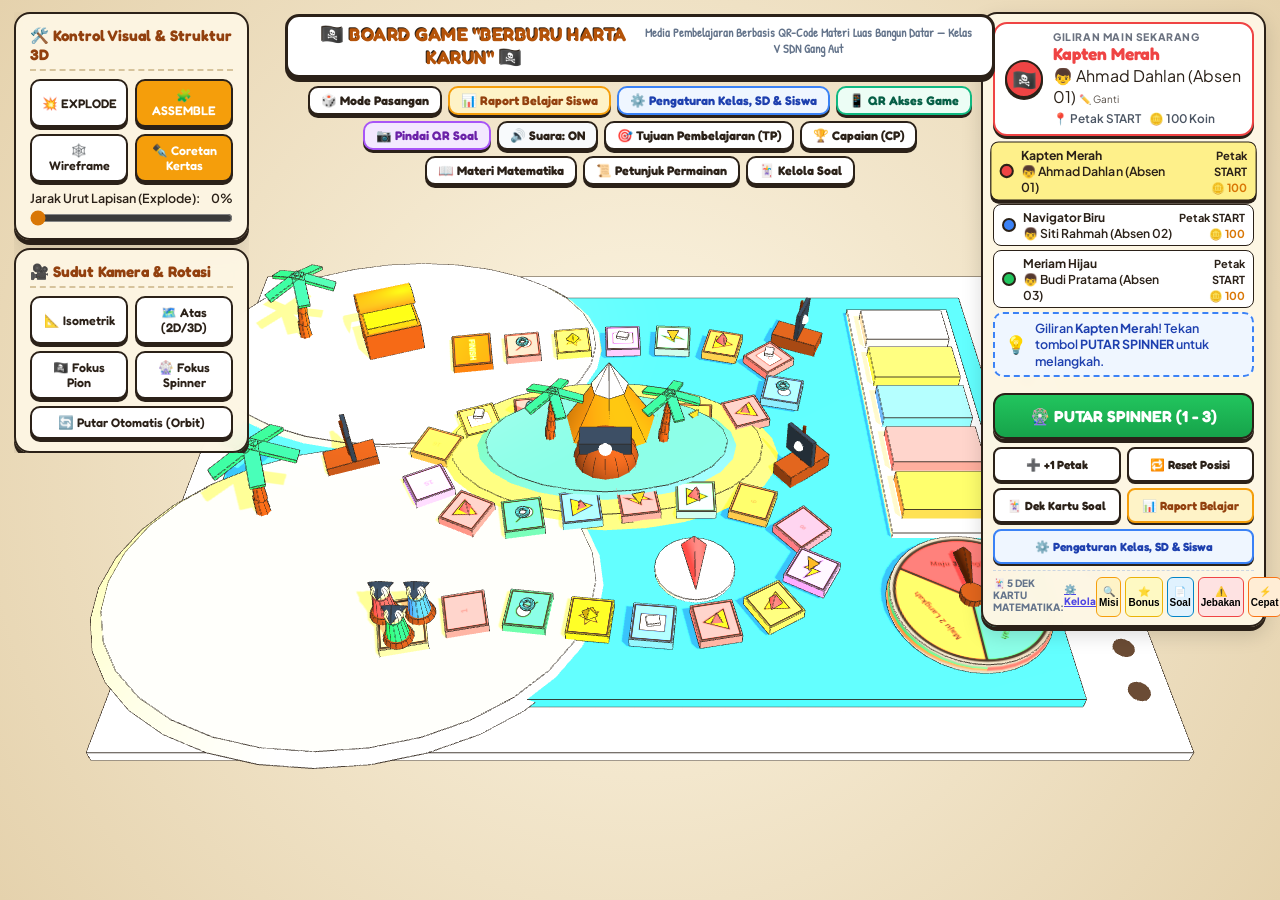
<file: UlarTangga/public/harta-karun.html>
<!DOCTYPE html>
<html lang="id">
<head>
  <meta charset="UTF-8" />
  <meta name="viewport" content="width=device-width, initial-scale=1.0" />
  <title>Board Game "Berburu Harta Karun" Berbasis QR-Code | Materi Luas Bangun Datar Kelas V SDN Gang Aut</title>
  <!-- Google Fonts bergaya tulisan tangan rapi & komik edukatif -->
  <link rel="preconnect" href="https://fonts.googleapis.com">
  <link rel="preconnect" href="https://fonts.gstatic.com" crossorigin>
  <link href="https://fonts.googleapis.com/css2?family=Fredoka:wght@500;600;700&family=Patrick+Hand&family=Plus+Jakarta+Sans:wght@500;600;700&display=swap" rel="stylesheet">
  <!-- Local High-Speed Scripts: Three.js, OrbitControls, and QRCode Library -->
  <script src="js/three.min.js"></script>
  <script src="js/OrbitControls.js"></script>
  <script src="js/qrcode.min.js"></script>

  <style>
    :root {
      --paper-bg: #fdf6e4;
      --paper-dark: #eddcb9;
      --ink: #2b2118;
      --gold: #f59e0b;
      --gold-light: #fef08a;
      --sea-blue: #38bdf8;
      --red-card: #ef4444;
      --blue-card: #3b82f6;
      --green-card: #22c55e;
      --purple-card: #a855f7;
      --orange-card: #f97316;
    }

    * {
      box-sizing: border-box;
      margin: 0;
      padding: 0;
      user-select: none;
    }

    body {
      width: 100vw;
      height: 100vh;
      overflow: hidden;
      scrollbar-width: none;
      -ms-overflow-style: none;
      font-family: 'Plus Jakarta Sans', sans-serif;
      background: radial-gradient(circle at center, #fdf6e4 0%, #e5d2ad 100%);
      color: var(--ink);
    }

    #canvas-container {
      position: absolute;
      inset: 0;
      width: 100%;
      height: 100%;
      z-index: 1;
    }

    /* ================= HEADER & TOP NAVIGATION ================= */
    .top-hud {
      position: absolute;
      top: 10px;
      left: 50%;
      transform: translateX(-50%);
      z-index: 20;
      display: flex;
      flex-direction: column;
      align-items: center;
      gap: 6px;
      width: min(880px, calc(100vw - 570px));
      pointer-events: none;
    }

    .title-banner {
      pointer-events: auto;
      background: linear-gradient(180deg, #fffbeb 0%, #fde68a 100%);
      border: 2.5px solid var(--ink);
      border-radius: 14px;
      padding: 5px 22px;
      box-shadow: 0 4px 0 var(--ink), 0 8px 16px rgba(0,0,0,0.15);
      text-align: center;
      position: relative;
    }

    .title-banner h1 {
      font-family: 'Fredoka', cursive;
      font-size: clamp(1.1rem, 2.2vw, 1.75rem);
      font-weight: 700;
      color: #b45309;
      text-shadow: 2px 2px 0 #fff, -1px -1px 0 var(--ink);
      letter-spacing: 0.5px;
    }

    .title-banner p {
      font-family: 'Patrick Hand', cursive;
      font-size: clamp(0.9rem, 1.4vw, 1.15rem);
      color: var(--ink);
      font-weight: 600;
      margin-top: -2px;
    }

    .qr-menu-bar {
      pointer-events: auto;
      display: flex;
      flex-wrap: wrap;
      justify-content: center;
      gap: 8px;
    }

    .qr-nav-btn {
      display: flex;
      align-items: center;
      gap: 5px;
      background: #f5e6c8;
      border: 2px solid var(--ink);
      border-radius: 9px;
      padding: 4px 10px;
      cursor: pointer;
      font-family: 'Fredoka', sans-serif;
      font-size: 0.74rem;
      font-weight: 600;
      color: var(--ink);
      box-shadow: 0 3px 0 var(--ink);
      transition: transform 0.12s ease, box-shadow 0.12s ease, background 0.15s;
    }

    .qr-nav-btn:hover {
      transform: translateY(-2px);
      box-shadow: 0 6px 0 var(--ink);
      background: #fffbeb;
    }

    .qr-nav-btn:active {
      transform: translateY(2px);
      box-shadow: 0 2px 0 var(--ink);
    }

    .qr-nav-btn .mini-qr {
      width: 24px;
      height: 24px;
      border-radius: 4px;
      background: #fff;
      border: 1.5px solid var(--ink);
      display: grid;
      grid-template-columns: repeat(3, 1fr);
      gap: 1px;
      padding: 2px;
    }

    .qr-nav-btn .mini-qr span {
      background: var(--ink);
      display: block;
    }

    /* ================= LEFT PANEL: 3D CONTROLS & EXPLODE ================= */
    .left-panel {
      position: absolute;
      left: 14px;
      top: 12px;
      z-index: 15;
      width: 235px;
      display: flex;
      flex-direction: column;
      gap: 8px;
      pointer-events: none;
      max-height: calc(100vh - 24px);
      overflow-y: auto;
      scrollbar-width: none;
    }

    .sketch-card {
      pointer-events: auto;
      background: rgba(253, 246, 228, 0.94);
      backdrop-filter: blur(8px);
      border: 2.5px solid var(--ink);
      border-radius: 16px;
      padding: 12px 14px;
      box-shadow: 0 5px 0 var(--ink), 0 8px 20px rgba(0,0,0,0.12);
    }

    .sketch-card h3 {
      font-family: 'Fredoka', sans-serif;
      font-size: 0.95rem;
      margin-bottom: 8px;
      display: flex;
      align-items: center;
      gap: 6px;
      color: #92400e;
      border-bottom: 2px dashed #d6c39c;
      padding-bottom: 5px;
    }

    .btn-grid {
      display: grid;
      grid-template-columns: 1fr 1fr;
      gap: 7px;
    }

    .ctrl-btn {
      background: #fff;
      border: 2px solid var(--ink);
      border-radius: 10px;
      padding: 7px 8px;
      font-family: 'Fredoka', sans-serif;
      font-size: 0.78rem;
      font-weight: 600;
      color: var(--ink);
      cursor: pointer;
      box-shadow: 0 3px 0 var(--ink);
      transition: all 0.12s ease;
      display: flex;
      align-items: center;
      justify-content: center;
      gap: 5px;
    }

    .ctrl-btn:hover {
      background: #fef3c7;
      transform: translateY(-1px);
    }

    .ctrl-btn.active {
      background: #f59e0b;
      color: #fff;
    }

    .ctrl-btn.full-width {
      grid-column: span 2;
    }

    .slider-row {
      margin-top: 8px;
      display: flex;
      flex-direction: column;
      gap: 4px;
      font-size: 0.78rem;
      font-weight: 600;
    }

    .slider-row input[type="range"] {
      width: 100%;
      accent-color: #d97706;
      cursor: pointer;
    }

    /* ================= RIGHT PANEL: GAMEPLAY & SPINNER HUD ================= */
    .right-panel {
      position: absolute;
      right: 14px;
      top: 10px;
      z-index: 15;
      width: 280px;
      display: flex;
      flex-direction: column;
      gap: 5px;
      pointer-events: none;
      overflow: visible;
    }

    .player-list {
      display: flex;
      flex-direction: column;
      gap: 6px;
    }

    .player-item {
      display: flex;
      align-items: center;
      justify-content: space-between;
      padding: 4px 8px;
      border-radius: 8px;
      border: 1.5px solid var(--ink);
      background: #fff;
      font-size: 0.76rem;
      font-weight: 600;
      transition: transform 0.15s, background 0.15s;
    }

    .player-item.current-turn {
      background: #fef08a;
      transform: scale(1.02);
      box-shadow: 0 3px 0 var(--ink);
    }

    .player-badge {
      display: flex;
      align-items: center;
      gap: 7px;
    }

    .dot {
      width: 14px;
      height: 14px;
      border-radius: 50%;
      border: 2px solid var(--ink);
    }

    .spin-action-btn {
      width: 100%;
      margin-top: 8px;
      padding: 11px 14px;
      background: linear-gradient(180deg, #22c55e 0%, #16a34a 100%);
      color: #fff;
      font-family: 'Fredoka', sans-serif;
      font-size: 1rem;
      font-weight: 700;
      border: 2.5px solid var(--ink);
      border-radius: 12px;
      cursor: pointer;
      box-shadow: 0 4px 0 var(--ink);
      transition: all 0.12s;
    }

    .spin-action-btn:hover:not(:disabled) {
      filter: brightness(1.06);
      transform: translateY(-2px);
      box-shadow: 0 6px 0 var(--ink);
    }

    .spin-action-btn:disabled {
      background: #9ca3af;
      cursor: not-allowed;
      opacity: 0.75;
    }

    .card-legend-list {
      display: grid;
      grid-template-columns: 1fr;
      gap: 5px;
    }

    .legend-item {
      display: flex;
      align-items: center;
      justify-content: space-between;
      padding: 5px 9px;
      border-radius: 8px;
      border: 2px solid var(--ink);
      font-family: 'Fredoka', sans-serif;
      font-size: 0.78rem;
      cursor: pointer;
      transition: transform 0.1s;
    }

    .legend-item:hover {
      transform: translateX(-3px);
    }

    /* ================= BOTTOM STATUS LOG ================= */
    .bottom-log {
      position: absolute;
      bottom: 14px;
      left: 50%;
      transform: translateX(-50%);
      z-index: 10;
      background: rgba(253, 246, 228, 0.96);
      border: 2.5px solid var(--ink);
      border-radius: 999px;
      padding: 8px 22px;
      box-shadow: 0 4px 0 var(--ink);
      font-family: 'Patrick Hand', cursive;
      font-size: 1.08rem;
      font-weight: 700;
      color: var(--ink);
      display: flex;
      align-items: center;
      gap: 12px;
      max-width: 92vw;
      white-space: nowrap;
      overflow: hidden;
      text-overflow: ellipsis;
    }

    .log-pill {
      background: #f59e0b;
      color: #fff;
      font-family: 'Fredoka', sans-serif;
      font-size: 0.75rem;
      padding: 3px 10px;
      border-radius: 999px;
      border: 1.5px solid var(--ink);
    }

    /* ================= MODAL POPUP (QR CODE & MATH CARDS & RAPORT) ================= */
    .modal-backdrop {
      position: fixed !important;
      inset: 0 !important;
      background: rgba(18, 14, 10, 0.72) !important;
      backdrop-filter: blur(5px) !important;
      z-index: 999999 !important;
      display: none;
      align-items: flex-start !important;
      justify-content: center !important;
      padding: 18px 12px !important;
      overflow-y: auto !important;
      box-sizing: border-box !important;
      -webkit-overflow-scrolling: touch;
    }

    .modal-backdrop.open {
      display: flex !important;
    }

    .modal-box {
      background: var(--paper-bg);
      border: 3.5px solid var(--ink);
      border-radius: 22px;
      max-width: 560px;
      width: 100%;
      padding: 22px 24px;
      margin: 18px auto !important;
      box-shadow: 0 10px 0 var(--ink), 0 20px 40px rgba(0,0,0,0.35);
      position: relative;
      animation: popIn 0.22s cubic-bezier(0.34, 1.56, 0.64, 1);
      max-height: calc(100vh - 36px) !important;
      overflow-y: auto;
      box-sizing: border-box;
    }

    /* Khusus Modal Raport Kapten (Asesmen Riset SD SDN Gang Aut) */
    #rapor-kapten-modal .modal-box {
      background: #ffffff !important;
      border: 3px solid #78350f !important;
      border-radius: 16px !important;
      max-width: 820px !important;
      width: 100% !important;
      margin: 18px auto !important;
      box-shadow: 0 16px 40px rgba(0,0,0,0.45) !important;
      position: relative !important;
      animation: popIn 0.22s cubic-bezier(0.34, 1.56, 0.64, 1);
      max-height: calc(100vh - 36px) !important;
      display: flex !important;
      flex-direction: column !important;
      padding: 0 !important;
      overflow: hidden !important;
      box-sizing: border-box !important;
    }
    #rapor-kapten-modal .modal-header {
      background: #b45309 !important;
      border-bottom: 3px solid #78350f !important;
      display: flex !important;
      justify-content: space-between !important;
      align-items: center !important;
      padding: 12px 18px !important;
      margin: 0 !important;
      border-top-left-radius: 13px !important;
      border-top-right-radius: 13px !important;
      flex-shrink: 0 !important;
    }
    #rapor-kapten-modal .modal-header h2 {
      color: #ffffff !important;
      font-size: 16.5px !important;
      margin: 0 !important;
      display: flex !important;
      align-items: center !important;
      gap: 8px !important;
    }
    #rapor-kapten-modal .modal-body {
      flex: 1 1 auto !important;
      overflow-y: auto !important;
      padding: 16px 18px !important;
      background: #fff !important;
      box-sizing: border-box !important;
    }
    #rapor-kapten-modal .modal-footer {
      background: #f8fafc !important;
      border-top: 1.5px solid #e2e8f0 !important;
      padding: 10px 18px !important;
      display: flex !important;
      flex-wrap: wrap !important;
      gap: 8px !important;
      justify-content: space-between !important;
      align-items: center !important;
      flex-shrink: 0 !important;
      border-bottom-left-radius: 13px !important;
      border-bottom-right-radius: 13px !important;
    }

    @keyframes popIn {
      from { transform: scale(0.85); opacity: 0; }
      to { transform: scale(1); opacity: 1; }
    }

    .modal-header {
      display: flex;
      align-items: center;
      justify-content: space-between;
      border-bottom: 2.5px dashed #cbb68e;
      padding-bottom: 10px;
      margin-bottom: 14px;
    }

    .modal-header h2 {
      font-family: 'Fredoka', sans-serif;
      font-size: 1.3rem;
      color: #92400e;
    }

    .close-modal {
      background: #ef4444;
      color: #fff;
      border: 2px solid var(--ink);
      width: 34px;
      height: 34px;
      border-radius: 50%;
      font-family: 'Fredoka', sans-serif;
      font-size: 1rem;
      cursor: pointer;
      box-shadow: 0 3px 0 var(--ink);
    }

    .modal-body {
      font-size: 0.94rem;
      line-height: 1.55;
      color: var(--ink);
    }

    .qr-showcase {
      display: flex;
      align-items: center;
      gap: 16px;
      background: #fff;
      border: 2px solid var(--ink);
      border-radius: 14px;
      padding: 12px;
      margin-bottom: 14px;
    }

    .qr-canvas-box {
      width: 96px;
      height: 96px;
      flex-shrink: 0;
      border: 2px solid var(--ink);
      border-radius: 8px;
      padding: 4px;
      background: #fff;
    }

    .quiz-options {
      display: flex;
      flex-direction: column;
      gap: 8px;
      margin-top: 14px;
    }

    .quiz-opt-btn {
      text-align: left;
      background: #fff;
      border: 2.5px solid var(--ink);
      border-radius: 12px;
      padding: 10px 14px;
      font-family: 'Plus Jakarta Sans', sans-serif;
      font-size: 0.92rem;
      font-weight: 600;
      cursor: pointer;
      box-shadow: 0 3px 0 var(--ink);
      transition: all 0.12s;
    }

    .quiz-opt-btn:hover:not(:disabled) {
      background: #fef3c7;
      transform: translateX(4px);
    }

    .quiz-opt-btn.correct {
      background: #bbf7d0;
      border-color: #15803d;
    }

    .quiz-opt-btn.wrong {
      background: #fecaca;
      border-color: #b91c1c;
    }

    .feedback-box {
      margin-top: 14px;
      padding: 12px;
      border-radius: 12px;
      border: 2px solid var(--ink);
      background: #fffbeb;
      display: none;
      font-size: 0.88rem;
    }

    /* ================= ADVANCED RESPONSIVE & MOBILE ERGONOMIC UI ================= */
    .mobile-only {
      display: none !important;
    }

    /* Floating Camera Presets Dock (On 3D Canvas) */
    .camera-floating-dock {
      position: fixed;
      top: 52px;
      left: 12px;
      display: none; /* Tersembunyi di Desktop, Kamera sudah ada di Panel Kiri */
      gap: 6px;
      z-index: 35;
      pointer-events: auto;
    }
    .cam-chip {
      background: rgba(255, 255, 255, 0.94);
      border: 2px solid var(--ink);
      border-radius: 20px;
      padding: 4px 10px;
      font-family: 'Fredoka', sans-serif;
      font-size: 0.76rem;
      font-weight: 700;
      color: var(--ink);
      box-shadow: 0 2px 0 var(--ink);
      cursor: pointer;
      display: flex;
      align-items: center;
      gap: 4px;
      backdrop-filter: blur(4px);
      transition: all 0.12s ease;
    }
    .cam-chip:active, .cam-chip.active {
      background: #fde047;
      transform: translateY(1px);
      box-shadow: 0 1px 0 var(--ink);
    }

    /* Active Player Spotlight Card */
    .active-player-banner {
      background: #fff;
      border: 2.5px solid #ef4444;
      border-radius: 14px;
      padding: 8px 10px;
      display: flex;
      align-items: center;
      gap: 10px;
      margin-bottom: 6px;
      box-shadow: 0 3px 0 var(--ink);
      transition: all 0.2s ease;
    }
    .active-player-avatar {
      width: 38px;
      height: 38px;
      border-radius: 50%;
      background: #ef4444;
      color: #fff;
      border: 2px solid var(--ink);
      display: flex;
      align-items: center;
      justify-content: center;
      font-size: 1.25rem;
      flex-shrink: 0;
      box-shadow: 0 2px 0 var(--ink);
    }
    .active-player-info {
      flex: 1;
      min-width: 0;
    }
    .turn-subtitle {
      font-size: 0.65rem;
      font-weight: 800;
      text-transform: uppercase;
      letter-spacing: 0.6px;
      color: #6b7280;
      line-height: 1;
      margin-bottom: 2px;
    }
    .active-player-name {
      font-family: 'Fredoka', cursive;
      font-size: 1.08rem;
      font-weight: 700;
      line-height: 1.2;
      color: var(--ink);
      white-space: nowrap;
      overflow: hidden;
      text-overflow: ellipsis;
    }
    .active-player-meta {
      font-size: 0.74rem;
      font-weight: 600;
      color: #4b5563;
      display: flex;
      gap: 8px;
      margin-top: 2px;
    }

    /* Mini chips bar for other players */
    .other-players-bar {
      display: flex;
      gap: 5px;
      margin-bottom: 8px;
      overflow-x: auto;
      padding-bottom: 2px;
    }
    .mini-player-chip {
      background: #fff;
      border: 1.5px solid var(--ink);
      border-radius: 8px;
      padding: 2px 6px;
      font-size: 0.68rem;
      font-weight: 700;
      display: flex;
      align-items: center;
      gap: 4px;
      white-space: nowrap;
      color: #4b5563;
    }
    .mini-player-chip.active {
      background: #fef08a;
      border-color: #b45309;
      color: #92400e;
      box-shadow: 0 1px 0 var(--ink);
    }

    /* Real-time Action Instruction Banner */
    .action-hint-box {
      background: #eff6ff;
      border: 2px dashed #3b82f6;
      border-radius: 10px;
      padding: 6px 10px;
      display: flex;
      align-items: center;
      gap: 8px;
      margin-bottom: 8px;
      font-size: 0.78rem;
      color: #1e40af;
      line-height: 1.3;
      font-weight: 600;
      box-sizing: border-box;
      transition: all 0.2s ease;
    }
    .action-hint-box.highlight {
      background: #fef3c7;
      border-color: #f59e0b;
      color: #92400e;
      animation: pulseHint 0.8s 2 alternate;
    }
    @keyframes pulseHint {
      from { transform: scale(1); }
      to { transform: scale(1.02); }
    }
    .hint-icon {
      font-size: 1.1rem;
      flex-shrink: 0;
    }
    .hint-text {
      flex: 1;
    }

    /* Secondary Tools Bar */
    .gameplay-tools-bar {
      display: flex;
      gap: 5px;
    }
    .tool-btn {
      flex: 1;
      background: #fff;
      border: 2px solid var(--ink);
      border-radius: 8px;
      padding: 5px 6px;
      font-family: 'Fredoka', sans-serif;
      font-size: 0.72rem;
      font-weight: 700;
      color: var(--ink);
      box-shadow: 0 2px 0 var(--ink);
      cursor: pointer;
      text-align: center;
      white-space: nowrap;
      transition: all 0.12s;
    }
    .tool-btn:active {
      transform: translateY(1px);
      box-shadow: 0 1px 0 var(--ink);
    }

    /* Drawer Backdrop */
    .drawer-backdrop {
      position: fixed;
      inset: 0;
      background: rgba(0, 0, 0, 0.5);
      backdrop-filter: blur(3px);
      z-index: 110;
      display: none;
    }
    .drawer-backdrop.active {
      display: block;
    }

    .mobile-drawer-header {
      display: flex;
      align-items: center;
      justify-content: space-between;
      border-bottom: 2px dashed #cbb68e;
      padding-bottom: 8px;
      margin-bottom: 12px;
    }

    .mobile-menu-grid {
      display: flex;
      flex-direction: column;
      gap: 8px;
    }
    .menu-item-btn {
      display: flex;
      align-items: center;
      gap: 12px;
      background: #fff;
      border: 2px solid var(--ink);
      border-radius: 12px;
      padding: 10px 14px;
      font-family: 'Fredoka', sans-serif;
      color: var(--ink);
      cursor: pointer;
      box-shadow: 0 3px 0 var(--ink);
      text-align: left;
      transition: all 0.12s;
    }
    .menu-item-btn:active {
      transform: translateY(2px);
      box-shadow: 0 1px 0 var(--ink);
    }
    .menu-item-btn .icon {
      font-size: 1.4rem;
      flex-shrink: 0;
    }

    /* ================= RESPONSIVE MEDIA QUERIES ================= */
    /* ==========================================================================
       CONFIG 2: MOBILE CONFIG (MAX-WIDTH: 1024PX)
       Khusus untuk HP & Tablet (baik Portrait maupun Landscape)
       ========================================================================== */
    @media (max-width: 1024px) {
      .desktop-only {
        display: none !important;
      }
      .mobile-only {
        display: flex !important;
      }

      /* Mobile Top Navigation Bar */
      .top-hud {
        position: fixed !important;
        top: 0 !important;
        left: 0 !important;
        right: 0 !important;
        transform: none !important;
        width: 100% !important;
        max-width: 100% !important;
        z-index: 50 !important;
        pointer-events: none !important;
        margin: 0 !important;
        padding: 0 !important;
      }

      .mobile-header-bar {
        width: 100% !important;
        height: 42px !important;
        padding: 0 10px !important;
        background: rgba(253, 246, 228, 0.98) !important;
        border-bottom: 2.5px solid var(--ink) !important;
        box-shadow: 0 3px 0 var(--ink) !important;
        display: flex !important;
        align-items: center !important;
        justify-content: space-between !important;
        pointer-events: auto !important;
        box-sizing: border-box !important;
      }

      .mobile-logo {
        display: flex !important;
        align-items: center !important;
        gap: 6px !important;
        font-weight: 800 !important;
        font-size: 0.85rem !important;
        color: #b45309 !important;
        white-space: nowrap !important;
      }

      .mobile-header-actions {
        display: flex !important;
        align-items: center !important;
        gap: 5px !important;
      }

      .mobile-hdr-btn {
        background: #fff !important;
        border: 2px solid var(--ink) !important;
        border-radius: 8px !important;
        padding: 4px 8px !important;
        font-family: 'Fredoka', sans-serif !important;
        font-size: 0.72rem !important;
        font-weight: 700 !important;
        color: var(--ink) !important;
        cursor: pointer !important;
        display: inline-flex !important;
        align-items: center !important;
        gap: 3px !important;
      }

      /* Mobile Drawer for Left Controls */
      .left-panel {
        position: fixed !important;
        top: 0 !important;
        left: 0 !important;
        bottom: 0 !important;
        width: 280px !important;
        max-width: 85vw !important;
        background: #fdf6e4 !important;
        border-right: 3px solid var(--ink) !important;
        z-index: 100 !important;
        transform: translateX(-105%) !important;
        transition: transform 0.25s cubic-bezier(0.16, 1, 0.3, 1) !important;
        pointer-events: auto !important;
        overflow-y: auto !important;
        padding: 14px !important;
        box-sizing: border-box !important;
      }
      .left-panel.drawer-open {
        transform: translateX(0) !important;
      }

      /* Sembunyikan elemen desktop sekunder pada HP */
      .gameplay-tools-bar {
        display: none !important;
      }
      .card-legend-chips-row {
        display: none !important;
      }
      .player-list {
        display: none !important;
      }
      .camera-dock {
        display: none !important;
      }
    }

    /* --------------------------------------------------------------------------
       CONFIG 2A: MOBILE PORTRAIT (HP TEGAK)
       -------------------------------------------------------------------------- */
    @media (max-width: 1024px) and (orientation: portrait) {
      .right-panel {
        position: fixed !important;
        left: 8px !important;
        right: 8px !important;
        bottom: 8px !important;
        top: auto !important;
        width: auto !important;
        max-width: 440px !important;
        margin: 0 auto !important;
        z-index: 40 !important;
        pointer-events: auto !important;
        display: flex !important;
        flex-direction: column !important;
      }

      .right-panel .gameplay-card {
        border-radius: 14px !important;
        padding: 6px 10px !important;
        background: rgba(253, 246, 228, 0.98) !important;
        box-shadow: 0 4px 0 var(--ink), 0 8px 24px rgba(0,0,0,0.2) !important;
      }

      .active-player-banner {
        padding: 4px 8px !important;
        margin-bottom: 3px !important;
        border-radius: 8px !important;
      }
      .active-player-avatar {
        width: 28px !important;
        height: 28px !important;
        font-size: 1.1rem !important;
      }
      .active-player-name {
        font-size: 0.92rem !important;
      }
      .active-student-alias {
        font-size: 0.68rem !important;
        padding: 2px 6px !important;
      }

      .other-players-bar {
        display: flex !important;
        flex-wrap: nowrap !important;
        overflow-x: auto !important;
        gap: 4px !important;
        margin-bottom: 3px !important;
        scrollbar-width: none !important;
      }
      .other-players-bar::-webkit-scrollbar {
        display: none !important;
      }

      .action-hint-box {
        padding: 3px 6px !important;
        font-size: 0.68rem !important;
        margin-bottom: 4px !important;
        line-height: 1.25 !important;
      }

      .spin-action-btn {
        padding: 9px 12px !important;
        font-size: 0.92rem !important;
        margin-bottom: 4px !important;
        white-space: nowrap !important;
      }

      .mobile-landscape-shortcuts {
        display: flex !important;
        gap: 4px !important;
      }
      .mobile-landscape-shortcuts .tool-btn {
        flex: 1 !important;
        padding: 5px 3px !important;
        font-size: 0.68rem !important;
        font-weight: 700 !important;
        display: inline-flex !important;
        align-items: center !important;
        justify-content: center !important;
        gap: 2px !important;
      }
    }

    /* --------------------------------------------------------------------------
       CONFIG 2B: MOBILE LANDSCAPE (HP MIRING) — ULTRA COMPACT & ZERO OVERFLOW
       Board visible > 72%, panel ramping 215px di kanan, spinner & tombol 100% muat!
       -------------------------------------------------------------------------- */
    @media (max-width: 1024px) and (orientation: landscape), (max-height: 480px) and (max-width: 1024px) {
      .mobile-header-bar {
        height: 32px !important;
        padding: 0 8px !important;
      }
      .mobile-logo {
        font-size: 0.72rem !important;
        gap: 4px !important;
      }
      .mobile-hdr-btn {
        padding: 2px 5px !important;
        font-size: 0.62rem !important;
        gap: 2px !important;
      }

      .right-panel {
        position: fixed !important;
        right: 6px !important;
        top: 34px !important;
        bottom: 6px !important;
        left: auto !important;
        width: 215px !important;
        max-width: 28vw !important;
        z-index: 40 !important;
        pointer-events: auto !important;
        display: flex !important;
        flex-direction: column !important;
        margin: 0 !important;
      }

      .right-panel .gameplay-card {
        width: 100% !important;
        max-height: 100% !important;
        padding: 4px 6px !important;
        border-radius: 10px !important;
        border: 2px solid var(--ink) !important;
        display: flex !important;
        flex-direction: column !important;
        justify-content: flex-start !important;
        gap: 3px !important;
        overflow-y: auto !important;
        -webkit-overflow-scrolling: touch !important;
        scrollbar-width: none !important;
        box-sizing: border-box !important;
        background: rgba(253, 246, 228, 0.98) !important;
        box-shadow: 0 3px 0 var(--ink), 0 6px 16px rgba(0,0,0,0.18) !important;
      }
      .right-panel .gameplay-card::-webkit-scrollbar {
        display: none !important;
      }

      .active-player-banner {
        padding: 2px 5px !important;
        margin: 0 !important;
        border-radius: 6px !important;
        gap: 4px !important;
        align-items: center !important;
      }
      .active-player-banner .tool-btn {
        display: none !important; /* Bantuan sudah ada di top bar Cara Main */
      }
      .turn-subtitle {
        display: none !important; /* Hemat ruang vertikal */
      }
      .active-player-avatar {
        width: 20px !important;
        height: 20px !important;
        font-size: 0.85rem !important;
        flex-shrink: 0 !important;
      }
      .active-player-info {
        flex: 1 !important;
        min-width: 0 !important;
      }
      .active-player-name {
        font-size: 0.78rem !important;
        line-height: 1 !important;
        white-space: nowrap !important;
        overflow: hidden !important;
        text-overflow: ellipsis !important;
      }
      .active-student-alias {
        font-size: 0.58rem !important;
        padding: 1px 3px !important;
        margin-top: 1px !important;
        white-space: nowrap !important;
        overflow: hidden !important;
        text-overflow: ellipsis !important;
        display: block !important;
      }
      .active-player-meta {
        font-size: 0.58rem !important;
        gap: 4px !important;
        margin-top: 1px !important;
      }

      .other-players-bar {
        display: flex !important;
        flex-wrap: nowrap !important;
        overflow-x: auto !important;
        gap: 2px !important;
        margin: 0 !important;
        scrollbar-width: none !important;
      }
      .other-players-bar::-webkit-scrollbar {
        display: none !important;
      }
      .mini-player-chip {
        padding: 1px 3px !important;
        font-size: 0.55rem !important;
        white-space: nowrap !important;
        flex-shrink: 0 !important;
      }

      .action-hint-box {
        padding: 2px 4px !important;
        font-size: 0.58rem !important;
        margin: 0 !important;
        line-height: 1.1 !important;
        border-radius: 4px !important;
        white-space: nowrap !important;
        overflow: hidden !important;
        text-overflow: ellipsis !important;
      }
      .action-hint-box .hint-text {
        white-space: nowrap !important;
        overflow: hidden !important;
        text-overflow: ellipsis !important;
      }

      .spin-action-btn {
        padding: 6px 8px !important;
        font-size: 0.78rem !important;
        margin: 0 !important;
        white-space: nowrap !important;
        border-radius: 6px !important;
        box-shadow: 0 2.5px 0 #15803d !important;
        flex-shrink: 0 !important;
      }

      .mobile-landscape-shortcuts {
        display: flex !important;
        gap: 2px !important;
        margin: 0 !important;
        flex-shrink: 0 !important;
      }
      .mobile-landscape-shortcuts .tool-btn {
        flex: 1 !important;
        padding: 3px 2px !important;
        font-size: 0.58rem !important;
        font-weight: 700 !important;
        display: inline-flex !important;
        align-items: center !important;
        justify-content: center !important;
        border-radius: 5px !important;
      }
    }

    /* ==========================================================================
       CONFIG 1: DESKTOP & LAPTOP CONFIG (MIN-WIDTH: 1025PX)
       Zero-scroll terisolasi penuh, layout 1366x768 & 1920x1080 tidak akan bocor ke HP
       ========================================================================== */
    @media (min-width: 1025px) {
      .mobile-only {
        display: none !important;
      }
      .desktop-only {
        display: flex !important;
      }

      .top-hud {
        position: absolute;
        top: 14px;
        left: 50%;
        transform: translateX(-50%);
        z-index: 20;
        pointer-events: none;
        display: flex;
        flex-direction: column;
        align-items: center;
        gap: 8px;
      }
      .title-banner {
        pointer-events: auto;
        background: #fff;
        border: 3px solid var(--ink);
        border-radius: 14px;
        padding: 6px 18px;
        text-align: center;
        box-shadow: 0 4px 0 var(--ink);
      }
      .title-banner h1 {
        font-size: 1.15rem;
        margin: 0;
        color: #b45309;
        letter-spacing: 0.5px;
      }
      .title-banner p {
        font-size: 0.72rem;
        margin: 2px 0 0 0;
        color: #64748b;
        font-weight: 700;
      }
      .qr-menu-bar {
        pointer-events: auto;
        display: flex;
        flex-wrap: wrap;
        justify-content: center;
        align-items: center;
        gap: 6px !important;
        max-width: 1120px;
      }
      .qr-nav-btn {
        display: inline-flex !important;
        align-items: center !important;
        gap: 6px !important;
        background: #fff !important;
        border: 2px solid var(--ink) !important;
        border-radius: 10px !important;
        padding: 5px 11px !important;
        cursor: pointer !important;
        font-family: 'Fredoka', sans-serif !important;
        font-size: 0.78rem !important;
        font-weight: 700 !important;
        color: var(--ink) !important;
        box-shadow: 0 3px 0 var(--ink) !important;
        transition: all 0.12s ease !important;
      }
      .qr-nav-btn:hover {
        transform: translateY(-2px) !important;
        box-shadow: 0 5px 0 var(--ink) !important;
      }
      .qr-nav-btn:active {
        transform: translateY(1px) !important;
        box-shadow: 0 1px 0 var(--ink) !important;
      }

      /* Desktop Right Panel (Side-by-side) */
      .right-panel {
        position: absolute !important;
        right: 14px !important;
        top: 12px !important;
        bottom: auto !important;
        left: auto !important;
        z-index: 15 !important;
        width: 285px !important;
        max-width: 285px !important;
        display: flex !important;
        flex-direction: column !important;
        gap: 6px !important;
        pointer-events: none !important;
        overflow: visible !important;
      }

      .right-panel .gameplay-card {
        pointer-events: auto !important;
        border-radius: 16px !important;
        padding: 8px 10px !important;
        background: rgba(253, 246, 228, 0.98) !important;
        box-shadow: 0 4px 0 var(--ink), 0 8px 20px rgba(0,0,0,0.15) !important;
      }

      .other-players-bar {
        display: none !important;
      }
      .player-list {
        display: flex !important;
        flex-direction: column !important;
        gap: 4px !important;
        margin-bottom: 4px !important;
      }
      .gameplay-tools-bar {
        display: grid !important;
        grid-template-columns: 1fr 1fr !important;
        gap: 6px !important;
        margin-top: 8px !important;
      }
      .gameplay-tools-bar .tool-btn {
        flex: none !important;
        width: 100% !important;
        padding: 8px 6px !important;
        font-size: 0.74rem !important;
        font-weight: 700 !important;
        display: flex !important;
        align-items: center !important;
        justify-content: center !important;
        gap: 4px !important;
      }

      .card-legend-chips-row {
        display: flex !important;
      }

      .mobile-landscape-shortcuts {
        display: none !important;
      }
    }

    /* Print Stylesheet for Formal Assessment Sheet / Skripsi */
    @media print {
      body * {
        visibility: hidden !important;
      }
      #rapor-kapten-modal, #rapor-kapten-modal * {
        visibility: visible !important;
      }
      #rapor-kapten-modal {
        position: absolute !important;
        left: 0 !important;
        top: 0 !important;
        width: 100% !important;
        height: auto !important;
        background: #ffffff !important;
        display: block !important;
        padding: 0 !important;
        margin: 0 !important;
        z-index: 999999 !important;
      }
      #rapor-kapten-modal .modal-box {
        box-shadow: none !important;
        border: 2px solid #000 !important;
        width: 100% !important;
        max-width: 100% !important;
        max-height: none !important;
        border-radius: 0 !important;
      }
      #rapor-kapten-modal .modal-header {
        background: #1e293b !important;
        color: #fff !important;
        -webkit-print-color-adjust: exact !important;
        print-color-adjust: exact !important;
      }
      .no-print, .close-modal, #rapor-kapten-modal button:not(.print-allow) {
        display: none !important;
      }
    }
  </style>
</head>
<body>

  <!-- 3D VIEWPORT -->
  <div id="canvas-container"></div>

  <!-- FLOATING CAMERA PRESETS (DIRECTLY ON CANVAS) -->
  <div class="camera-floating-dock" id="cam-dock">
    <button class="cam-chip active" id="chip-cam-iso" onclick="setCameraPreset('iso'); updateCamChip('iso');" title="Tampilan Papan Penuh">🗺️ Papan</button>
    <button class="cam-chip" id="chip-cam-pawn" onclick="setCameraPreset('pawn'); updateCamChip('pawn');" title="Fokus Pion Bajak Laut">🏴‍☠️ Pion</button>
    <button class="cam-chip" id="chip-cam-spinner" onclick="setCameraPreset('spinner'); updateCamChip('spinner');" title="Fokus Roda Spinner">🎡 Spinner</button>
  </div>

  <!-- TOP HEADER & QR MENU -->
  <header class="top-hud">
    <!-- Desktop Title Banner -->
    <div class="title-banner desktop-only">
      <h1>🏴‍☠️ BOARD GAME "BERBURU HARTA KARUN" 🏴‍☠️</h1>
      <p>Media Pembelajaran Berbasis QR-Code Materi Luas Bangun Datar — <span class="dynamic-nama-kelas">Kelas V</span> <span class="dynamic-nama-sekolah">SDN Gang Aut</span></p>
    </div>

    <!-- Mobile Top Navigation Bar -->
    <div class="mobile-only mobile-header-bar">
      <div class="mobile-logo">
        <span>🏴‍☠️</span>
        <span>Harta Karun (<span class="dynamic-nama-sekolah">SDN Gang Aut</span>)</span>
      </div>
      <div class="mobile-header-actions">
        <button class="mobile-hdr-btn" onclick="openPlayerIdentityModal()" style="background:#eff6ff !important; border-color:#3b82f6 !important; color:#1e40af !important;" title="Pengaturan Bebas SD, Kelas & Kelompok">
          <span>⚙️ Atur</span>
        </button>
        <button class="mobile-hdr-btn highlight" onclick="openInfoModal('petunjuk')" title="Petunjuk Cara Main">
          <span>📜 Cara</span>
        </button>
        <button class="mobile-hdr-btn" onclick="openRaporKaptenModal()" title="Rapor Belajar">
          <span>📊 Rapor</span>
        </button>
        <button class="mobile-hdr-btn" id="mobile-sound-btn" onclick="toggleAudio()" title="Suara">
          <span id="mobile-sound-icon">🔊</span>
        </button>
        <button class="mobile-hdr-btn" onclick="openMobileMenuModal()" title="Menu Lengkap">
          <span>☰</span>
        </button>
      </div>
    </div>

    <!-- Desktop Menu Bar -->
    <nav class="qr-menu-bar desktop-only">
      <a href="/" style="text-decoration:none;" class="qr-nav-btn" title="Kembali ke Mode Ular Tangga Pasangan">
        <span>🎲 Mode Pasangan</span>
      </a>
      <button class="qr-nav-btn" style="background:#fef3c7 !important; color:#92400e !important; border-color:#f59e0b !important;" onclick="openRaporKaptenModal()">
        <span>📊 Raport Belajar Siswa</span>
      </button>
      <button class="qr-nav-btn" style="background:#eff6ff !important; color:#1e40af !important; border-color:#3b82f6 !important;" onclick="openPlayerIdentityModal()">
        <span>⚙️ Pengaturan Kelas, SD & Siswa</span>
      </button>
      <button class="qr-nav-btn" style="background:#ecfdf5 !important; color:#065f46 !important; border-color:#10b981 !important;" onclick="openQRAccessModal()">
        <span>📱 QR Akses Game</span>
      </button>
      <button class="qr-nav-btn" style="background:#f3e8ff !important; color:#6b21a8 !important; border-color:#a855f7 !important;" onclick="openQRScannerModal()">
        <span>📷 Pindai QR Soal</span>
      </button>
      <button id="sound-toggle-btn" class="qr-nav-btn" style="background:#f8fafc !important;" onclick="toggleAudio()">
        <span>🔊 Suara: ON</span>
      </button>
      <button class="qr-nav-btn" onclick="openInfoModal('tp')">
        <span>🎯 Tujuan Pembelajaran (TP)</span>
      </button>
      <button class="qr-nav-btn" onclick="openInfoModal('cp')">
        <span>🏆 Capaian (CP)</span>
      </button>
      <button class="qr-nav-btn" onclick="openInfoModal('materi')">
        <span>📖 Materi Matematika</span>
      </button>
      <button class="qr-nav-btn" onclick="openInfoModal('petunjuk')">
        <span>📜 Petunjuk Permainan</span>
      </button>
      <button class="qr-nav-btn" onclick="openDeckManagerModal()">
        <span>🃏 Kelola Soal</span>
      </button>
    </nav>
  </header>

  <!-- LEFT PANEL: 3D INSPECTOR, EXPLODE, WIREFRAME, CAMERA -->
  <aside class="left-panel" id="left-3d-panel">
    <div class="mobile-drawer-header mobile-only">
      <div style="display:flex;align-items:center;gap:8px;">
        <span style="font-size:1.2rem;">🛠️</span>
        <h3 style="margin:0;font-size:1rem;color:#92400e;">Kontrol Visual & Struktur 3D</h3>
      </div>
      <button class="close-modal" onclick="closeMobile3DDrawer()">✕</button>
    </div>

    <div class="sketch-card">
      <h3 class="desktop-only">🛠️ Kontrol Visual & Struktur 3D</h3>
      <div class="btn-grid">
        <button id="btn-explode" class="ctrl-btn" onclick="toggleExplode()">💥 EXPLODE</button>
        <button id="btn-assemble" class="ctrl-btn active" onclick="toggleAssemble()">🧩 ASSEMBLE</button>
        <button id="btn-wireframe" class="ctrl-btn" onclick="toggleWireframe()">🕸️ Wireframe</button>
        <button id="btn-ink" class="ctrl-btn active" onclick="toggleInkLines()">✒️ Coretan Kertas</button>
      </div>

      <div class="slider-row">
        <div style="display:flex;justify-content:space-between;">
          <span>Jarak Urut Lapisan (Explode):</span>
          <span id="explode-val">0%</span>
        </div>
        <input id="explode-slider" type="range" min="0" max="100" value="0" oninput="onExplodeSlider(this.value)" />
      </div>
    </div>

    <div class="sketch-card">
      <h3>🎥 Sudut Kamera & Rotasi</h3>
      <div class="btn-grid">
        <button class="ctrl-btn" onclick="setCameraPreset('iso'); if(isMobileView()) closeMobile3DDrawer();">📐 Isometrik</button>
        <button class="ctrl-btn" onclick="setCameraPreset('top'); if(isMobileView()) closeMobile3DDrawer();">🗺️ Atas (2D/3D)</button>
        <button class="ctrl-btn" onclick="setCameraPreset('pawn'); if(isMobileView()) closeMobile3DDrawer();">🏴‍☠️ Fokus Pion</button>
        <button class="ctrl-btn" onclick="setCameraPreset('spinner'); if(isMobileView()) closeMobile3DDrawer();">🎡 Fokus Spinner</button>
        <button id="btn-autorotate" class="ctrl-btn full-width" onclick="toggleAutoRotate()">🔄 Putar Otomatis (Orbit)</button>
      </div>
    </div>
  </aside>

  <!-- RIGHT PANEL: GAMEPLAY, PLAYERS, SPINNER & CARD DECKS -->
  <aside class="right-panel" id="right-game-panel">
    <div class="sketch-card gameplay-card">
      
      <!-- SPOTLIGHT: ACTIVE TURN PLAYER (MOBILE & DESKTOP) -->
      <div class="active-player-banner" id="active-player-spotlight">
        <div class="active-player-avatar" id="spotlight-player-avatar">🏴‍☠️</div>
        <div class="active-player-info">
          <div class="turn-subtitle">GILIRAN MAIN SEKARANG</div>
          <div class="active-player-name" id="spotlight-player-name">Kapten Merah</div>
          <div class="active-student-alias" id="spotlight-student-alias" onclick="openPlayerIdentityModal()" title="Klik untuk mengubah nama/identitas siswa">
            👦 <span id="spotlight-alias-text">Siswa 1 (Merah)</span> <span style="font-size:10px;opacity:0.8;">✏️ Ganti</span>
          </div>
          <div class="active-player-meta" id="spotlight-player-meta" style="margin-top:4px;">
            <span>📍 Petak START</span>
            <span>🪙 100 Koin</span>
          </div>
        </div>
        <button class="tool-btn mobile-only" style="padding:4px 8px; font-size:0.75rem; flex:none;" onclick="openInfoModal('petunjuk')">❓ Bantuan</button>
      </div>

      <!-- MINI CHIPS FOR ALL PLAYERS -->
      <div class="other-players-bar" id="mini-players-strip"></div>

      <!-- DESKTOP FULL PLAYER LIST (SHOWN ON WIDE SCREEN) -->
      <div class="player-list desktop-only" id="player-list-ui"></div>

      <!-- INSTRUCTION / FEEDBACK BANNER (ALWAYS VISIBLE) -->
      <div class="action-hint-box" id="action-hint-box">
        <span id="status-badge" style="display:none;">SIAP BERMAIN</span>
        <span class="hint-icon">💡</span>
        <span class="hint-text" id="status-text">Giliran <b>Kapten Merah</b>! Tekan tombol <b>PUTAR SPINNER</b> untuk melangkah.</span>
      </div>

      <!-- BIG ACTION BUTTON -->
      <button id="spin-btn" class="spin-action-btn" onclick="spinWheel()">
        <span>🎡</span>
        <span>PUTAR SPINNER (1 - 3)</span>
      </button>

      <!-- MOBILE SHORTCUTS (BARIS TOMBOL CEPAT KHUSUS HP) -->
      <div class="mobile-landscape-shortcuts mobile-only">
        <button class="tool-btn" onclick="openRaporKaptenModal()" style="background:#fef3c7; border-color:#f59e0b; color:#92400e;" title="Buka Raport Belajar">📊 Rapor</button>
        <button class="tool-btn" onclick="openPlayerIdentityModal()" style="background:#eff6ff; border-color:#3b82f6; color:#1e40af;" title="Pengaturan Identitas Bebas">⚙️ Atur</button>
        <button class="tool-btn" onclick="resetGame()" title="Reset Posisi Giliran">🔁 Reset</button>
        <button class="tool-btn" onclick="openMobileMenuModal()" title="Menu Lengkap">☰ Menu</button>
      </div>

      <!-- SECONDARY TOOLS ROW (DESKTOP ONLY 2X2 GRID) -->
      <div class="gameplay-tools-bar desktop-only">
        <button class="tool-btn" onclick="manualStep(1)" title="Maju 1 Petak secara manual">➕ +1 Petak</button>
        <button class="tool-btn" onclick="resetGame()" title="Kembalikan semua pion ke START">🔁 Reset Posisi</button>
        <button class="tool-btn" onclick="openMobileCardsModal()" title="Buka dek kartu soal interaktif">🃏 Dek Kartu Soal</button>
        <button class="tool-btn" style="background:#fef3c7; color:#92400e; font-weight:800; border-color:#f59e0b;" onclick="openRaporKaptenModal()" title="Lihat Raport Belajar Siswa">📊 Raport Belajar</button>
        <button class="tool-btn" style="grid-column: span 2; background:#eff6ff; color:#1e40af; border-color:#3b82f6;" onclick="openPlayerIdentityModal()" title="Ubah Nama Sekolah, Kelas, Kelompok & Siswa">⚙️ Pengaturan Kelas, SD & Siswa</button>
      </div>

      <!-- COMPACT DEK KARTU CHIPS (DESKTOP ONLY) -->
      <div class="card-legend-chips-row desktop-only" style="margin-top:6px; padding-top:6px; border-top:1.5px dashed #cbd5e1;">
        <div style="display:flex; justify-content:space-between; align-items:center; margin-bottom:4px; font-size:10px; font-weight:800; color:#64748b;">
          <span>🃏 5 DEK KARTU MATEMATIKA:</span>
          <span onclick="openDeckManagerModal()" style="cursor:pointer; color:#4f46e5; text-decoration:underline;">⚙️ Kelola</span>
        </div>
        <div style="display:flex; gap:4px; justify-content:space-between;">
          <button onclick="triggerCardModal('misi', true)" style="flex:1; padding:3px 2px; font-size:10px; font-weight:700; background:#fef3c7; border:1px solid #f59e0b; border-radius:6px; cursor:pointer;" title="Kartu Misi (Problem Solving)">🔍 Misi</button>
          <button onclick="triggerCardModal('bonus', true)" style="flex:1; padding:3px 2px; font-size:10px; font-weight:700; background:#fef9c3; border:1px solid #eab308; border-radius:6px; cursor:pointer;" title="Kartu Bonus (Langkah)">⭐ Bonus</button>
          <button onclick="triggerCardModal('soal', true)" style="flex:1; padding:3px 2px; font-size:10px; font-weight:700; background:#e0f2fe; border:1px solid #0284c7; border-radius:6px; cursor:pointer;" title="Kartu Soal Matematika">📄 Soal</button>
          <button onclick="triggerCardModal('jebakan', true)" style="flex:1; padding:3px 2px; font-size:10px; font-weight:700; background:#fee2e2; border:1px solid #ef4444; border-radius:6px; cursor:pointer;" title="Kartu Jebakan / Penalti">⚠️ Jebakan</button>
          <button onclick="triggerCardModal('tantangan', true)" style="flex:1; padding:3px 2px; font-size:10px; font-weight:700; background:#ffedd5; border:1px solid #f97316; border-radius:6px; cursor:pointer;" title="Kartu Hitung Cepat">⚡ Cepat</button>
        </div>
      </div>
    </div>


  </aside>

  <!-- BACKDROP FOR MOBILE DRAWER -->
  <div id="drawer-backdrop" class="drawer-backdrop" onclick="closeAllDrawers()"></div>

  <!-- MODAL: MOBILE NAVIGATION MENU -->
  <div class="modal-backdrop" id="mobile-menu-modal">
    <div class="modal-box" style="max-width:380px; padding:18px 20px;">
      <div class="modal-header">
        <h2 style="font-size:1.15rem;margin:0;">📋 Menu Petualangan</h2>
        <button class="close-modal" onclick="closeMobileMenuModal()">✕</button>
      </div>
      <div class="mobile-menu-grid">
        <button class="menu-item-btn" onclick="closeMobileMenuModal(); openInfoModal('petunjuk');" style="background:#fef08a; border-color:#b45309;">
          <span class="icon">📜</span>
          <div class="text">
            <strong>Petunjuk Cara Bermain</strong>
            <small>Panduan lengkap langkah permainan</small>
          </div>
        </button>
        <button class="menu-item-btn" onclick="closeMobileMenuModal(); openRaporKaptenModal();" style="background:#fef3c7; border-color:#f59e0b;">
          <span class="icon">📊</span>
          <div class="text">
            <strong>Rapor Belajar</strong>
            <small>Statistik akurasi & skor</small>
          </div>
        </button>
        <button class="menu-item-btn" onclick="closeMobileMenuModal(); openPlayerIdentityModal();" style="background:#eff6ff; border-color:#3b82f6;">
          <span class="icon">⚙️</span>
          <div class="text">
            <strong>Pengaturan Sekolah & Kelas</strong>
            <small>Ubah SD, kelas, kelompok & siswa bebas</small>
          </div>
        </button>
        <button class="menu-item-btn" onclick="closeMobileMenuModal(); openDeckManagerModal();" style="background:#e0e7ff; border-color:#6366f1;">
          <span class="icon">🃏</span>
          <div class="text">
            <strong>Kelola Dek Soal</strong>
            <small>Tambah & edit soal kuis</small>
          </div>
        </button>
        <button class="menu-item-btn" onclick="closeMobileMenuModal(); openInfoModal('tp');">
          <span class="icon">🎯</span>
          <div class="text">
            <strong>Tujuan Pembelajaran</strong>
            <small>Target materi kelas 5</small>
          </div>
        </button>
        <button class="menu-item-btn" onclick="closeMobileMenuModal(); openInfoModal('cp');">
          <span class="icon">🏆</span>
          <div class="text">
            <strong>Capaian Pembelajaran</strong>
            <small>Kompetensi kurikulum</small>
          </div>
        </button>
        <button class="menu-item-btn" onclick="closeMobileMenuModal(); openInfoModal('materi');">
          <span class="icon">📖</span>
          <div class="text">
            <strong>Materi Kelas 5 SD</strong>
            <small>Ringkasan pecahan, bangun, dll</small>
          </div>
        </button>
        <a href="/" class="menu-item-btn" style="text-decoration:none; background:#fce7f3; border-color:#ec4899;">
          <span class="icon">🎲</span>
          <div class="text">
            <strong>Ular Tangga Pasangan</strong>
            <small>Kembali ke mode pasangan</small>
          </div>
        </a>
      </div>
    </div>
  </div>

  <!-- MODAL: MOBILE CARDS LEGEND -->
  <div class="modal-backdrop" id="mobile-cards-modal">
    <div class="modal-box" style="max-width:420px; padding:18px 20px;">
      <div class="modal-header">
        <h2 style="font-size:1.15rem;margin:0;">🃏 Dek Kartu Interaktif</h2>
        <button class="close-modal" onclick="closeMobileCardsModal()">✕</button>
      </div>
      <div style="margin-bottom:12px; display:flex; justify-content:space-between; align-items:center;">
        <span style="font-size:0.84rem; color:var(--ink);">Pilih kartu untuk melihat contoh:</span>
        <button onclick="closeMobileCardsModal(); openDeckManagerModal();" style="padding:4px 8px; font-size:11px; background:#4f46e5; color:white; border:none; border-radius:6px; cursor:pointer; font-weight:bold;">⚙️ Atur Soal</button>
      </div>
      <div class="card-legend-list">
        <div class="legend-item" style="background:#f3e5ab" onclick="closeMobileCardsModal(); triggerCardModal('misi', true)">
          <span>🔍 <b>Kartu Misi</b> (Problem Solving)</span>
          <span>Buka ▸</span>
        </div>
        <div class="legend-item" style="background:#fef08a" onclick="closeMobileCardsModal(); triggerCardModal('bonus', true)">
          <span>⭐ <b>Kartu Bonus</b> (Hadiah Langkah)</span>
          <span>Buka ▸</span>
        </div>
        <div class="legend-item" style="background:#bae6fd" onclick="closeMobileCardsModal(); triggerCardModal('soal', true)">
          <span>📄 <b>Kartu Soal</b> (Matematika)</span>
          <span>Buka ▸</span>
        </div>
        <div class="legend-item" style="background:#fecaca" onclick="closeMobileCardsModal(); triggerCardModal('jebakan', true)">
          <span>⚠️ <b>Kartu Jebakan</b> (Penalti)</span>
          <span>Buka ▸</span>
        </div>
        <div class="legend-item" style="background:#fed7aa" onclick="closeMobileCardsModal(); triggerCardModal('tantangan', true)">
          <span>⚡ <b>Kartu Tantangan</b> (Cepat Hitung)</span>
          <span>Buka ▸</span>
        </div>
      </div>
    </div>
  </div>
  <!-- MODAL POPUP -->
  <div class="modal-backdrop" id="modal-backdrop">
    <div class="modal-box">
      <div class="modal-header">
        <h2 id="modal-title">Judul Modal</h2>
        <button class="close-modal" onclick="closeModal()">✕</button>
      </div>
      <div class="modal-body" id="modal-body"></div>
    </div>
  </div>

  <!-- MODAL DECK MANAGER INTERAKTIF -->
  <div class="modal-backdrop" id="deck-manager-modal" style="display:none;">
    <div class="modal-box" style="max-width:760px; max-height:88vh; display:flex; flex-direction:column;">
      <div class="modal-header" style="background:#4338ca; border-bottom:3px solid #312e81;">
        <h2 style="color:#fff; font-size:18px; margin:0;">🃏 Manajemen Dek Kartu & Soal Matematika SD</h2>
        <button class="close-modal" onclick="closeDeckManagerModal()" style="color:#fff; background:rgba(255,255,255,0.2);">✕</button>
      </div>
      <div class="modal-body" style="flex:1; overflow-y:auto; padding:16px;">
        <div style="display:flex; justify-content:space-between; align-items:center; flex-wrap:wrap; gap:8px; margin-bottom:12px; background:#f8fafc; padding:10px; border-radius:8px; border:1px solid #e2e8f0;">
          <div style="font-size:13px; font-weight:bold; color:#1e293b;">
            Filter Tipe:
            <select id="deck-filter-type" onchange="renderDeckCardList()" style="padding:4px 8px; border-radius:6px; border:1px solid #cbd5e1; margin-left:6px;">
              <option value="all">Semua Kategori</option>
              <option value="soal">📘 Kuis Soal Matematika</option>
              <option value="misi">🔍 Misi Pemecahan Masalah</option>
              <option value="tantangan">⚡ Tantangan Kilat</option>
              <option value="bonus">⭐ Kartu Bonus Langkah</option>
              <option value="jebakan">⚠️ Kartu Jebakan</option>
            </select>
          </div>
          <div style="display:flex; gap:6px;">
            <button onclick="exportDeckJSON()" style="padding:6px 10px; font-size:12px; font-weight:bold; background:#059669; color:white; border:none; border-radius:6px; cursor:pointer;">📥 Unduh JSON</button>
            <label style="padding:6px 10px; font-size:12px; font-weight:bold; background:#0284c7; color:white; border-radius:6px; cursor:pointer; margin:0;">
              📤 Unggah JSON
              <input type="file" id="deck-import-file" accept=".json" onchange="importDeckJSON(event)" style="display:none;">
            </label>
            <button onclick="resetDeckToDefault()" style="padding:6px 10px; font-size:12px; font-weight:bold; background:#e11d48; color:white; border:none; border-radius:6px; cursor:pointer;">🔄 Reset Awal</button>
          </div>
        </div>

        <!-- FORM TAMBAH / EDIT KARTU -->
        <details id="card-form-details" style="background:#f1f5f9; padding:12px; border-radius:8px; margin-bottom:16px; border:1px solid #cbd5e1;">
          <summary style="font-weight:bold; cursor:pointer; color:#334155; font-size:14px;">➕ Tambah Kartu / Soal Baru (Klik di sini)</summary>
          <div style="display:flex; flex-direction:column; gap:10px; margin-top:12px;">
            <div style="display:flex; gap:10px;">
              <div style="flex:1;">
                <label style="display:block; font-size:12px; font-weight:bold; color:#475569;">Kategori Kartu:</label>
                <select id="new-card-type" style="width:100%; padding:6px; border-radius:6px; border:1px solid #cbd5e1;">
                  <option value="soal">📘 Soal Kuis Matematika</option>
                  <option value="misi">🔍 Misi Matematika</option>
                  <option value="tantangan">⚡ Tantangan Kilat</option>
                  <option value="bonus">⭐ Bonus Langkah</option>
                  <option value="jebakan">⚠️ Jebakan</option>
                </select>
              </div>
              <div style="width:110px;">
                <label style="display:block; font-size:12px; font-weight:bold; color:#475569;">Efek Langkah:</label>
                <input type="number" id="new-card-steps" value="2" style="width:100%; padding:6px; border-radius:6px; border:1px solid #cbd5e1;">
              </div>
            </div>

            <div>
              <label style="display:block; font-size:12px; font-weight:bold; color:#475569;">Pertanyaan / Perintah Kartu:</label>
              <textarea id="new-card-q" rows="2" placeholder="Contoh: Berapakah hasil dari 3/4 + 1/2?" style="width:100%; padding:8px; border-radius:6px; border:1px solid #cbd5e1; font-family:inherit;"></textarea>
            </div>

            <div>
              <label style="display:block; font-size:12px; font-weight:bold; color:#475569;">4 Pilihan Jawaban (Pisahkan dengan baris baru):</label>
              <textarea id="new-card-opts" rows="4" placeholder="A. 1 1/4&#10;B. 1 1/2&#10;C. 2&#10;D. 1" style="width:100%; padding:8px; border-radius:6px; border:1px solid #cbd5e1; font-family:inherit;"></textarea>
            </div>

            <div style="display:flex; gap:10px;">
              <div style="flex:1;">
                <label style="display:block; font-size:12px; font-weight:bold; color:#475569;">Kunci Jawaban Yang Benar:</label>
                <select id="new-card-ans" style="width:100%; padding:6px; border-radius:6px; border:1px solid #cbd5e1;">
                  <option value="0">Pilihan 1 (A)</option>
                  <option value="1">Pilihan 2 (B)</option>
                  <option value="2">Pilihan 3 (C)</option>
                  <option value="3">Pilihan 4 (D)</option>
                </select>
              </div>
              <div style="flex:2;">
                <label style="display:block; font-size:12px; font-weight:bold; color:#475569;">Pembahasan / Catatan Solusi:</label>
                <input type="text" id="new-card-exp" placeholder="Contoh: Samakan penyebut 3/4 + 2/4 = 5/4 = 1 1/4" style="width:100%; padding:6px; border-radius:6px; border:1px solid #cbd5e1;">
              </div>
            </div>

            <button onclick="saveNewDeckCard()" style="margin-top:6px; padding:8px 16px; background:#4f46e5; color:white; border:none; border-radius:6px; font-weight:bold; cursor:pointer;">💾 Simpan Kartu ke Dek</button>
          </div>
        </details>

        <!-- DAFTAR KARTU -->
        <h4 style="margin:0 0 8px 0; color:#1e293b; font-size:14px; display:flex; justify-content:space-between;">
          <span>Daftar Kartu Aktif</span>
          <span id="deck-total-count-badge" style="background:#e2e8f0; padding:2px 8px; border-radius:12px; font-size:12px;">0 Kartu</span>
        </h4>
        <div id="deck-card-list-container" style="display:flex; flex-direction:column; gap:8px;"></div>
      </div>
    </div>
  </div>


  
  <!-- ============================================================== -->
  <!-- MODAL: ATUR IDENTITAS SISWA & KELOMPOK BELAJAR (RESEARCH ASESMEN) -->
  <!-- ============================================================== -->
  <div class="modal-backdrop" id="student-identity-modal" style="display:none;">
    <div class="modal-box" style="max-width:540px; width:100%; max-height:calc(100vh - 36px); margin:18px auto; display:flex; flex-direction:column; overflow:hidden; border-radius:16px; border:3px solid #1e3a8a; box-shadow:0 16px 40px rgba(0,0,0,0.45); background:#ffffff;">
      <div class="modal-header" style="background:#1e40af; border-bottom:3px solid #1e3a8a; padding:12px 18px; display:flex; justify-content:space-between; align-items:center; flex-shrink:0;">
        <h2 style="color:#fff; font-size:16px; margin:0; display:flex; align-items:center; gap:8px;">
          ⚙️ Pengaturan Sekolah, Kelas & Kelompok
        </h2>
        <button class="close-modal" onclick="closePlayerIdentityModal()" style="color:#fff; background:rgba(255,255,255,0.2); border:none; border-radius:50%; width:28px; height:28px; font-weight:bold; cursor:pointer;">✕</button>
      </div>
      <div class="modal-body" style="flex:1 1 auto; overflow-y:auto; padding:16px 18px; background:#ffffff;">
        <p style="font-size:12px; color:#475569; margin:0 0 12px; line-height:1.4;">
          Ubah nama sekolah, kelas, nama kelompok, dan nama 3 siswa anggota kelompok secara bebas (<i>free-text</i>). Data tersimpan otomatis di browser (<i>localStorage</i>) dan langsung menyinkronkan seluruh tampilan papan, kop raport, serta lembar evaluasi.
        </p>

        <!-- KARTU 1: PENGATURAN SEKOLAH, KELAS & KELOMPOK -->
        <div style="background:#f8fafc; border:1.5px solid #cbd5e1; border-radius:12px; padding:12px; margin-bottom:14px;">
          <div style="font-size:12px; font-weight:800; color:#1e3a8a; margin-bottom:8px; display:flex; align-items:center; gap:6px;">
            🏫 Pengaturan Satuan Pendidikan & Kelompok Belajar:
          </div>
          <div style="display:flex; flex-direction:column; gap:8px;">
            <div>
              <label style="font-size:10.5px; color:#475569; font-weight:700; display:block; margin-bottom:3px;">NAMA SEKOLAH / SD (FREE TEXT)</label>
              <input type="text" id="input-sekolah" placeholder="Contoh: SDN Gang Aut" value="SDN Gang Aut" style="width:100%; box-sizing:border-box; padding:8px 10px; border:1.5px solid #94a3b8; border-radius:6px; font-size:12px; font-weight:600; color:#0f172a;" />
            </div>
            <div style="display:grid; grid-template-columns:1fr 1fr; gap:8px;">
              <div>
                <label style="font-size:10.5px; color:#475569; font-weight:700; display:block; margin-bottom:3px;">KELAS / ROMBEL / FASE</label>
                <input type="text" id="input-kelas" placeholder="Contoh: Kelas V" value="Kelas V" style="width:100%; box-sizing:border-box; padding:8px 10px; border:1.5px solid #94a3b8; border-radius:6px; font-size:12px; font-weight:600; color:#0f172a;" />
              </div>
              <div>
                <label style="font-size:10.5px; color:#475569; font-weight:700; display:block; margin-bottom:3px;">NAMA KELOMPOK BELAJAR</label>
                <input type="text" id="input-kelompok" placeholder="Contoh: Kelompok Berburu Harta Karun 01" value="Kelompok Berburu Harta Karun 01" style="width:100%; box-sizing:border-box; padding:8px 10px; border:1.5px solid #94a3b8; border-radius:6px; font-size:12px; font-weight:600; color:#0f172a;" />
              </div>
            </div>
          </div>
        </div>

        <!-- KARTU 2: ANGGOTA SISWA -->
        <div style="display:flex; flex-direction:column; gap:10px; margin-bottom:14px;">
          <div style="font-size:12px; font-weight:800; color:#334155;">
            👥 Data 3 Siswa Anggota Kelompok:
          </div>
          <!-- Siswa 1 (Merah) -->
          <div style="border:2px solid #ef4444; background:#fef2f2; border-radius:10px; padding:10px;">
            <div style="display:flex; align-items:center; gap:6px; font-weight:bold; font-size:12px; color:#b91c1c; margin-bottom:6px;">
              <span style="display:inline-block; width:12px; height:12px; border-radius:50%; background:#ef4444;"></span>
              Pemain 1 (Kapten Merah)
            </div>
            <div style="display:grid; grid-template-columns:2fr 1fr; gap:8px;">
              <input type="text" id="input-alias-0" placeholder="Nama Lengkap Siswa 1" value="Ahmad Dahlan" style="box-sizing:border-box; width:100%; padding:7px 9px; border:1.5px solid #fca5a5; border-radius:6px; font-size:12px; font-weight:600;" />
              <input type="text" id="input-absen-0" placeholder="No. Absen" value="01" style="box-sizing:border-box; width:100%; padding:7px 9px; border:1.5px solid #fca5a5; border-radius:6px; font-size:12px; text-align:center;" />
            </div>
          </div>

          <!-- Siswa 2 (Biru) -->
          <div style="border:2px solid #3b82f6; background:#eff6ff; border-radius:10px; padding:10px;">
            <div style="display:flex; align-items:center; gap:6px; font-weight:bold; font-size:12px; color:#1d4ed8; margin-bottom:6px;">
              <span style="display:inline-block; width:12px; height:12px; border-radius:50%; background:#3b82f6;"></span>
              Pemain 2 (Navigator Biru)
            </div>
            <div style="display:grid; grid-template-columns:2fr 1fr; gap:8px;">
              <input type="text" id="input-alias-1" placeholder="Nama Lengkap Siswa 2" value="Siti Rahmah" style="box-sizing:border-box; width:100%; padding:7px 9px; border:1.5px solid #93c5fd; border-radius:6px; font-size:12px; font-weight:600;" />
              <input type="text" id="input-absen-1" placeholder="No. Absen" value="02" style="box-sizing:border-box; width:100%; padding:7px 9px; border:1.5px solid #93c5fd; border-radius:6px; font-size:12px; text-align:center;" />
            </div>
          </div>

          <!-- Siswa 3 (Hijau) -->
          <div style="border:2px solid #22c55e; background:#f0fdf4; border-radius:10px; padding:10px;">
            <div style="display:flex; align-items:center; gap:6px; font-weight:bold; font-size:12px; color:#15803d; margin-bottom:6px;">
              <span style="display:inline-block; width:12px; height:12px; border-radius:50%; background:#22c55e;"></span>
              Pemain 3 (Meriam Hijau)
            </div>
            <div style="display:grid; grid-template-columns:2fr 1fr; gap:8px;">
              <input type="text" id="input-alias-2" placeholder="Nama Lengkap Siswa 3" value="Budi Pratama" style="box-sizing:border-box; width:100%; padding:7px 9px; border:1.5px solid #86efac; border-radius:6px; font-size:12px; font-weight:600;" />
              <input type="text" id="input-absen-2" placeholder="No. Absen" value="03" style="box-sizing:border-box; width:100%; padding:7px 9px; border:1.5px solid #86efac; border-radius:6px; font-size:12px; text-align:center;" />
            </div>
          </div>
        </div>
      </div>
      <div class="modal-footer" style="background:#f8fafc; border-top:1.5px solid #e2e8f0; padding:10px 18px; display:flex; gap:10px; justify-content:space-between; align-items:center; flex-shrink:0;">
        <button type="button" onclick="resetToDefaultIdentities()" style="padding:8px 12px; background:#f1f5f9; color:#475569; border:1.5px solid #cbd5e1; border-radius:8px; font-weight:700; font-size:11.5px; cursor:pointer;" title="Kembalikan nama sekolah dan anggota ke default riset SDN Gang Aut">
          🔄 Default Riset
        </button>
        <button onclick="savePlayerIdentities()" style="flex:1; padding:10px 14px; background:#16a34a; color:white; border:none; border-radius:8px; font-weight:800; font-size:12.5px; cursor:pointer; box-shadow:0 3px 0 #15803d;">
          💾 Simpan & Terapkan Pengaturan
        </button>
      </div>
    </div>
  </div>

  <!-- ============================================================== -->
  <!-- MODAL: QR CODE AKSES GAME (WEB & MOBILE MULTIPLAYER COOPERATION) -->
  <!-- ============================================================== -->
  <div class="modal-backdrop" id="qr-access-modal" style="display:none;">
    <div class="modal-box" style="max-width:460px; max-height:85vh; text-align:center;">
      <div class="modal-header" style="background:#059669; border-bottom:3px solid #047857;">
        <h2 style="color:#fff; font-size:17px; margin:0;">📱 QR Code Akses Game 3D</h2>
        <button class="close-modal" onclick="closeQRAccessModal()" style="color:#fff; background:rgba(255,255,255,0.2);">✕</button>
      </div>
      <div class="modal-body" style="padding:20px 16px;">
        <div style="background:#ecfdf5; border:1.5px dashed #10b981; border-radius:12px; padding:16px; margin-bottom:16px;">
          <div id="qr-access-code-container" style="display:flex; justify-content:center; align-items:center; margin-bottom:12px; min-height:160px;"></div>
          <p style="font-size:13px; font-weight:700; color:#065f46; margin:0 0 6px;">
            Arahkan Kamera HP / Tablet Siswa ke QR Code di atas
          </p>
          <p style="font-size:11px; color:#047857; margin:0;">
            Media ini terintegrasi langsung untuk pembelajaran kolaboratif di kelas maupun belajar mandiri di rumah.
          </p>
        </div>
        <div style="background:#f8fafc; border:1px solid #e2e8f0; border-radius:8px; padding:10px; margin-bottom:14px; word-break:break-all; font-size:12px;">
          <span style="color:#64748b; font-weight:600;">Tautan Akses:</span><br/>
          <code id="qr-access-url-text" style="color:#2563eb; font-weight:bold;"></code>
        </div>
        <div style="display:flex; gap:8px;">
          <button onclick="copyGameAccessUrl()" style="flex:1; padding:9px; background:#0284c7; color:white; border:none; border-radius:8px; font-weight:bold; font-size:12px; cursor:pointer;">
            📋 Salin Link Game
          </button>
          <button onclick="closeQRAccessModal()" style="flex:1; padding:9px; background:#e2e8f0; color:#334155; border:none; border-radius:8px; font-weight:bold; font-size:12px; cursor:pointer;">
            Tutup
          </button>
        </div>
      </div>
    </div>
  </div>


  <!-- ============================================================== -->
  <!-- MODAL: PINDAI QR SOAL / INPUT KODE KARTU FISIK (PROPOSAL SKRIPSI) -->
  <!-- ============================================================== -->
  <div class="modal-backdrop" id="qr-scanner-modal" style="display:none;">
    <div class="modal-box" style="max-width:540px; max-height:88vh; display:flex; flex-direction:column;">
      <div class="modal-header" style="background:#7c3aed; border-bottom:3px solid #6d28d9;">
        <h2 style="color:#fff; font-size:17px; margin:0; display:flex; align-items:center; gap:8px;">
          📷 Pindai QR Code Soal & Tantangan Kreatif
        </h2>
        <button class="close-modal" onclick="closeQRScannerModal()" style="color:#fff; background:rgba(255,255,255,0.2);">✕</button>
      </div>
      <div class="modal-body" style="flex:1; overflow-y:auto; padding:18px;">
        <div style="background:#f5f3ff; border:1.5px solid #c4b5fd; border-radius:10px; padding:12px; margin-bottom:14px;">
          <div style="font-weight:700; color:#5b21b6; font-size:13px; margin-bottom:4px;">🎯 Fitur Integrasi QR Media Fisik - Digital</div>
          <p style="font-size:12px; color:#6d28d9; margin:0; line-height:1.4;">
            Sesuai proposal penelitian pembelajaran matematika, siswa yang memegang kartu fisik atau kartu papan cetak dapat memindai barcode QR atau mengetik kode kartu di bawah ini untuk membuka soal di layar 3D!
          </p>
        </div>

        <!-- Input Kode Cepat -->
        <div style="background:#fff; border:1.5px solid #e2e8f0; border-radius:10px; padding:12px; margin-bottom:14px;">
          <label style="font-size:11px; font-weight:700; color:#334155; display:block; margin-bottom:6px;">MASUKKAN KODE KARTU (Misal: M-01, S-05, T-02):</label>
          <div style="display:flex; gap:8px;">
            <input type="text" id="qr-manual-code-input" placeholder="Contoh: M-01 atau S-02" style="flex:1; padding:8px 10px; border:2px solid #7c3aed; border-radius:8px; font-size:13px; font-weight:700; text-transform:uppercase;" />
            <button onclick="submitManualCardCode()" style="padding:8px 16px; background:#7c3aed; color:white; border:none; border-radius:8px; font-weight:bold; font-size:12px; cursor:pointer;">
              🚀 Buka Kartu
            </button>
          </div>
        </div>

        <!-- Grid Kartu Cepat Populer -->
        <div style="font-size:11px; font-weight:700; color:#475569; margin-bottom:6px;">PILIH CEPAT KARTU KREATIF MATEMATIKA:</div>
        <div style="display:grid; grid-template-columns:repeat(3, 1fr); gap:8px;">
          <button onclick="triggerCardModal('misi', true); closeQRScannerModal();" style="padding:10px 8px; background:#fef3c7; border:1.5px solid #f59e0b; border-radius:8px; font-size:11px; font-weight:bold; color:#92400e; cursor:pointer; text-align:left;">
            🔍 Kartu Misi<br/><span style="font-size:9px; color:#b45309;">Problem Solving (M-01)</span>
          </button>
          <button onclick="triggerCardModal('soal', true); closeQRScannerModal();" style="padding:10px 8px; background:#e0f2fe; border:1.5px solid #38bdf8; border-radius:8px; font-size:11px; font-weight:bold; color:#0369a1; cursor:pointer; text-align:left;">
            📘 Kartu Soal<br/><span style="font-size:9px; color:#0284c7;">Pecahan & Ruang (S-01)</span>
          </button>
          <button onclick="triggerCardModal('tantangan', true); closeQRScannerModal();" style="padding:10px 8px; background:#ffedd5; border:1.5px solid #fb923c; border-radius:8px; font-size:11px; font-weight:bold; color:#c2410c; cursor:pointer; text-align:left;">
            ⚡ Tantangan Kilat<br/><span style="font-size:9px; color:#ea580c;">Hitung Cepat (T-01)</span>
          </button>
          <button onclick="triggerCardModal('bonus', true); closeQRScannerModal();" style="padding:10px 8px; background:#fef9c3; border:1.5px solid #eab308; border-radius:8px; font-size:11px; font-weight:bold; color:#854d0e; cursor:pointer; text-align:left;">
            ⭐ Kartu Bonus<br/><span style="font-size:9px; color:#ca8a04;">Langkah Ekstra (B-01)</span>
          </button>
          <button onclick="triggerCardModal('jebakan', true); closeQRScannerModal();" style="padding:10px 8px; background:#fee2e2; border:1.5px solid #f87171; border-radius:8px; font-size:11px; font-weight:bold; color:#991b1b; cursor:pointer; text-align:left;">
            ⚠️ Kartu Jebakan<br/><span style="font-size:9px; color:#dc2626;">Tantangan Reduksi (J-01)</span>
          </button>
          <button onclick="openInfoModal('materi'); closeQRScannerModal();" style="padding:10px 8px; background:#dcfce7; border:1.5px solid #4ade80; border-radius:8px; font-size:11px; font-weight:bold; color:#166534; cursor:pointer; text-align:left;">
            📖 Konsep Materi<br/><span style="font-size:9px; color:#15803d;">Pecahan & Geometri</span>
          </button>
        </div>
      </div>
    </div>
  </div>


  <!-- ============================================================== -->
  <!-- MODAL: RAPORT BELAJAR SISWA LENGKAP (PENELITIAN KEAKTIFAN SD) -->
  <!-- ============================================================== -->
  <div class="modal-backdrop" id="rapor-kapten-modal" style="display:none;">
    <div class="modal-box" style="max-width:820px;">
      <!-- Header Rapor -->
      <div class="modal-header">
        <div>
          <h2>
            📊 Raport Hasil Belajar & Keaktifan Siswa
          </h2>
          <div style="font-size:11px; color:#fef3c7; margin-top:2px; font-weight:600;">
            Board Game "Berburu Harta Karun" Berbasis QR-Code • Luas Bangun Datar <span class="dynamic-nama-kelas">Kelas V</span> <span class="dynamic-nama-sekolah">SDN Gang Aut</span>
          </div>
        </div>
        <button class="close-modal no-print" onclick="closeRaporKaptenModal()" style="color:#fff; background:rgba(255,255,255,0.2); border:1.5px solid rgba(255,255,255,0.4); width:32px; height:32px; border-radius:50%; font-weight:bold; cursor:pointer; display:flex; align-items:center; justify-content:center;">✕</button>
      </div>

      <!-- Tab Switcher Navigasi: Rekap Kelompok | Siswa 1 | Siswa 2 | Siswa 3 -->
      <div class="rapor-nav-tabs no-print">
        <button class="rapor-tab-btn active" id="tab-rapor-all" onclick="switchRaporTab('all')" style="border:1.5px solid #b45309; background:#b45309; color:#fff;">
          👥 Rekap Kelompok (Semua Siswa)
        </button>
        <button class="rapor-tab-btn" id="tab-rapor-0" onclick="switchRaporTab(0)" style="border:1.5px solid #cbd5e1; background:#fff; color:#334155;">
          🔴 Siswa 1: <span class="tab-alias-0">Ahmad Dahlan</span>
        </button>
        <button class="rapor-tab-btn" id="tab-rapor-1" onclick="switchRaporTab(1)" style="border:1.5px solid #cbd5e1; background:#fff; color:#334155;">
          🔵 Siswa 2: <span class="tab-alias-1">Siti Rahmah</span>
        </button>
        <button class="rapor-tab-btn" id="tab-rapor-2" onclick="switchRaporTab(2)" style="border:1.5px solid #cbd5e1; background:#fff; color:#334155;">
          🟢 Siswa 3: <span class="tab-alias-2">Budi Pratama</span>
        </button>
      </div>

      <!-- Body Rapor Container -->
      <div class="modal-body" id="rapor-dynamic-content">
        <!-- Akan diisi secara dinamis oleh renderRaporView() -->
      </div>

      <!-- Action Tools Footer -->
      <div class="modal-footer no-print">
        <div style="display:flex; gap:8px; flex-wrap:wrap;">
          <button onclick="openPlayerIdentityModal()" style="padding:8px 12px; background:#eff6ff; color:#1d4ed8; border:1.5px solid #3b82f6; border-radius:8px; font-weight:bold; font-size:11px; cursor:pointer;">
            ✏️ Atur Identitas Siswa
          </button>
          <button onclick="resetLearningReport()" style="padding:8px 12px; background:#fee2e2; color:#b91c1c; border:1.5px solid #f87171; border-radius:8px; font-weight:bold; font-size:11px; cursor:pointer;">
            🔄 Reset Data Sesi
          </button>
        </div>
        <div style="display:flex; gap:8px; flex-wrap:wrap;">
          <button onclick="showQRCodeForCurrentReport()" style="padding:8px 12px; background:#ecfdf5; color:#065f46; border:1.5px solid #10b981; border-radius:8px; font-weight:bold; font-size:11px; cursor:pointer;">
            📲 Buat QR Rapor Siswa
          </button>
          <button onclick="window.print()" class="print-allow" style="padding:8px 16px; background:#0284c7; color:white; border:none; border-radius:8px; font-weight:bold; font-size:12px; cursor:pointer;">
            🖨️ Cetak / Unduh Lembar Raport (PDF)
          </button>
        </div>
      </div>
    </div>
  </div>

</html>
  <script>

    // ============================================================================
    // WEB AUDIO SYNTHESIZER & SOUND EFFECTS
    // ============================================================================
    let isGameAudioMuted = false;
    let audioCtx = null;

    function initAudio() {
      if (!audioCtx) {
        audioCtx = new (window.AudioContext || window.webkitAudioContext)();
      }
      if (audioCtx.state === 'suspended') {
        audioCtx.resume();
      }
    }

    function toggleAudio() {
      initAudio();
      isGameAudioMuted = !isGameAudioMuted;
      const btn = document.getElementById('sound-toggle-btn');
      if (btn) {
        btn.innerHTML = isGameAudioMuted ? '🔇 Suara: OFF' : '🔊 Suara: ON';
        btn.style.background = isGameAudioMuted ? '#fecaca' : '#dcfce7';
      }
      setStatus("SUARA EFEK", isGameAudioMuted ? "Suara efek dimatikan 🔇" : "Suara efek diaktifkan 🔊");
    }

    function playSfx(type) {
      if (isGameAudioMuted) return;
      try {
        initAudio();
        if (!audioCtx) return;
        const now = audioCtx.currentTime;

        if (type === 'spin') {
          // Putaran roda klik-klik
          for (let i = 0; i < 5; i++) {
            const osc = audioCtx.createOscillator();
            const gain = audioCtx.createGain();
            osc.type = 'triangle';
            osc.frequency.setValueAtTime(320 + i * 40, now + i * 0.06);
            gain.gain.setValueAtTime(0.12, now + i * 0.06);
            gain.gain.exponentialRampToValueAtTime(0.001, now + i * 0.06 + 0.05);
            osc.connect(gain);
            gain.connect(audioCtx.destination);
            osc.start(now + i * 0.06);
            osc.stop(now + i * 0.06 + 0.06);
          }
        } else if (type === 'hop') {
          // Suara lompatan pion
          const osc = audioCtx.createOscillator();
          const gain = audioCtx.createGain();
          osc.type = 'sine';
          osc.frequency.setValueAtTime(400, now);
          osc.frequency.exponentialRampToValueAtTime(650, now + 0.08);
          gain.gain.setValueAtTime(0.15, now);
          gain.gain.exponentialRampToValueAtTime(0.001, now + 0.1);
          osc.connect(gain);
          gain.connect(audioCtx.destination);
          osc.start(now);
          osc.stop(now + 0.11);
        } else if (type === 'card') {
          // Suara buka kartu
          const osc = audioCtx.createOscillator();
          const gain = audioCtx.createGain();
          osc.type = 'sine';
          osc.frequency.setValueAtTime(520, now);
          osc.frequency.exponentialRampToValueAtTime(880, now + 0.12);
          gain.gain.setValueAtTime(0.18, now);
          gain.gain.exponentialRampToValueAtTime(0.001, now + 0.18);
          osc.connect(gain);
          gain.connect(audioCtx.destination);
          osc.start(now);
          osc.stop(now + 0.19);
        } else if (type === 'correct') {
          // Suara benar (chime nada ceria)
          [523.25, 659.25, 783.99, 1046.50].forEach((freq, idx) => {
            const osc = audioCtx.createOscillator();
            const gain = audioCtx.createGain();
            osc.type = 'triangle';
            osc.frequency.setValueAtTime(freq, now + idx * 0.08);
            gain.gain.setValueAtTime(0.2, now + idx * 0.08);
            gain.gain.exponentialRampToValueAtTime(0.001, now + idx * 0.08 + 0.22);
            osc.connect(gain);
            gain.connect(audioCtx.destination);
            osc.start(now + idx * 0.08);
            osc.stop(now + idx * 0.08 + 0.23);
          });
        } else if (type === 'wrong') {
          // Suara salah / jebakan
          const osc = audioCtx.createOscillator();
          const gain = audioCtx.createGain();
          osc.type = 'sawtooth';
          osc.frequency.setValueAtTime(320, now);
          osc.frequency.exponentialRampToValueAtTime(140, now + 0.25);
          gain.gain.setValueAtTime(0.15, now);
          gain.gain.exponentialRampToValueAtTime(0.01, now + 0.26);
          osc.connect(gain);
          gain.connect(audioCtx.destination);
          osc.start(now);
          osc.stop(now + 0.27);
        } else if (type === 'win') {
          // Fanfare kemenangan
          [523.25, 659.25, 783.99, 1046.50, 1318.51].forEach((freq, idx) => {
            const osc = audioCtx.createOscillator();
            const gain = audioCtx.createGain();
            osc.type = 'sine';
            osc.frequency.setValueAtTime(freq, now + idx * 0.1);
            gain.gain.setValueAtTime(0.25, now + idx * 0.1);
            gain.gain.exponentialRampToValueAtTime(0.001, now + idx * 0.1 + 0.35);
            osc.connect(gain);
            gain.connect(audioCtx.destination);
            osc.start(now + idx * 0.1);
            osc.stop(now + idx * 0.1 + 0.36);
          });
        }
      } catch (e) {
        console.warn("Audio error:", e);
      }
    }

    // ============================================================================
    // 1. DATA KURIKULUM, QR CODE & BANK SOAL MATEMATIKA SD KELAS 5
    // ============================================================================
        const INFO_CONTENT = {
      tp: {
        title: "🎯 Tujuan Pembelajaran (Luas Bangun Datar - Kelas V)",
        qrColor: "#dc2626",
        codeUrl: "https://acronym-juvenile-ladylike.ngrok-free.dev/harta-karun.html#tp",
        html: `
          <div style="background:#fef2f2; border:1.5px solid #fecaca; border-radius:10px; padding:12px; margin-bottom:12px;">
            <b style="color:#991b1b; font-size:14px;">Media Board Game "Berburu Harta Karun" Berbasis QR-Code</b><br/>
            <span style="font-size:12px; color:#7f1d1d;">Sasaran: Siswa Kelas V SDN Gang Aut • Materi Pokok: Luas Bangun Datar</span>
          </div>
          <p>Melalui board game interaktif <b>"Berburu Harta Karun"</b> terintegrasi QR-Code, peserta didik diharapkan mampu:</p>
          <ol style="margin:10px 0 10px 20px; display:flex; flex-direction:column; gap:8px; font-size:12px; line-height:1.5;">
            <li><b>Menemukan & Menghitung Luas Bangun Datar Segiempat:</b> Mampu menghitung luas persegi (<code>s × s</code>), persegi panjang (<code>p × l</code>), dan jajar genjang (<code>a × t</code>) secara tepat.</li>
            <li><b>Menghitung Luas Segitiga, Trapesium, & Layang-layang:</b> Mampu menganalisis dan menerapkan rumus luas segitiga (<code>½ × a × t</code>), trapesium (<code>½ × [a+b] × t</code>), serta belah ketupat/layang-layang (<code>½ × d₁ × d₂</code>).</li>
            <li><b>Memecahkan Masalah Luas Bangun Gabungan:</b> Mampu menyelesaikan soal cerita pemecahan masalah (<i>problem solving</i>) kontekstual luas peta, layar kapal, dan petak pulau harta karun.</li>
            <li><b>Meningkatkan Keaktifan Belajar:</b> Meningkatkan keaktifan visual, motorik, lisan, mental, dan antusiasme belajar siswa melalui pemanfaatan QR-Code dan dinamika permainan kelompok.</li>
          </ol>
        `
      },
      cp: {
        title: "🏆 Capaian Pembelajaran (Kurikulum Merdeka Fase C)",
        qrColor: "#d97706",
        codeUrl: "https://acronym-juvenile-ladylike.ngrok-free.dev/harta-karun.html#cp",
        html: `
          <div style="background:#fffbeb; border:1.5px solid #fde68a; border-radius:10px; padding:12px; margin-bottom:12px;">
            <b style="color:#92400e; font-size:14px;">Elemen Pengukuran & Geometri — Fase C (Kelas V SD)</b>
          </div>
          <ul style="margin:10px 0 10px 20px; display:flex; flex-direction:column; gap:8px; font-size:12px; line-height:1.5;">
            <li><b>Capaian Pengukuran Luas:</b> Pada akhir Fase C, peserta didik dapat menentukan keliling dan luas berbagai bentuk bangun datar (segitiga, segiempat, dan bangun datar gabungan) serta menggunakannya untuk menyelesaikan masalah kehidupan sehari-hari.</li>
            <li><b>Indikator Keaktifan Belajar Siswa:</b>
              <br/>• <i>Keaktifan Visual:</i> Mengamati bentuk bangun datar, mencermati peta pulau 3D, dan memindai QR-Code petunjuk.
              <br/>• <i>Keaktifan Motorik:</i> Memutar spinner jarum 3D, memindahkan pion, dan memindai kartu QR.
              <br/>• <i>Keaktifan Mental:</i> Menghitung luas bangun datar dan menganalisis strategi langkah bajak laut.
              <br/>• <i>Keaktifan Kolaboratif:</i> Berdiskusi dan bekerjasama dalam tim memecahkan teka-teki harta karun.
            </li>
            <li><b>Profil Pelajar Pancasila:</b> Mandiri, Bernalar Kritis, dan Bergotong Royong.</li>
          </ul>
        `
      },
      materi: {
        title: "📖 Rangkuman Rumus Luas Bangun Datar (Kelas V)",
        qrColor: "#16a34a",
        codeUrl: "https://acronym-juvenile-ladylike.ngrok-free.dev/harta-karun.html#materi",
        html: `
          <div style="display:grid; grid-template-columns:repeat(2, 1fr); gap:10px; font-size:12px;">
            <div style="background:#f8fafc; padding:10px; border-radius:8px; border:1.5px solid #cbd5e1;">
              <b style="color:#0284c7;">1. Persegi:</b><br/>
              Luas = <code>s × s</code> (atau <code>s²</code>)<br/>
              <i>Contoh: s = 8 cm &rarr; Luas = 64 cm²</i>
            </div>
            <div style="background:#f8fafc; padding:10px; border-radius:8px; border:1.5px solid #cbd5e1;">
              <b style="color:#059669;">2. Persegi Panjang:</b><br/>
              Luas = <code>panjang × lebar = p × l</code><br/>
              <i>Contoh: p = 10, l = 6 &rarr; Luas = 60 cm²</i>
            </div>
            <div style="background:#f8fafc; padding:10px; border-radius:8px; border:1.5px solid #cbd5e1;">
              <b style="color:#d97706;">3. Segitiga (Semua Jenis):</b><br/>
              Luas = <code>½ × alas × tinggi = ½ × a × t</code><br/>
              <i>Contoh: a = 12, t = 8 &rarr; Luas = 48 cm²</i>
            </div>
            <div style="background:#f8fafc; padding:10px; border-radius:8px; border:1.5px solid #cbd5e1;">
              <b style="color:#7c3aed;">4. Jajar Genjang:</b><br/>
              Luas = <code>alas × tinggi = a × t</code><br/>
              <i>Contoh: a = 14, t = 7 &rarr; Luas = 98 cm²</i>
            </div>
            <div style="background:#f8fafc; padding:10px; border-radius:8px; border:1.5px solid #cbd5e1;">
              <b style="color:#dc2626;">5. Trapesium:</b><br/>
              Luas = <code>½ × (a + b) × tinggi</code><br/>
              <i>Contoh: sisi sejajar 6 & 10, t = 5 &rarr; Luas = 40 cm²</i>
            </div>
            <div style="background:#f8fafc; padding:10px; border-radius:8px; border:1.5px solid #cbd5e1;">
              <b style="color:#ea580c;">6. Layang-layang & Belah Ketupat:</b><br/>
              Luas = <code>½ × d₁ × d₂</code><br/>
              <i>Contoh: d₁ = 12, d₂ = 16 &rarr; Luas = 96 cm²</i>
            </div>
          </div>
          <div style="margin-top:10px; background:#eff6ff; border:1.5px solid #bfdbfe; border-radius:8px; padding:10px; font-size:12px; color:#1e40af;">
            <b>💡 Luas Bangun Datar Gabungan:</b> Hitung masing-masing luas bangun pembentuknya, lalu jumlahkan (atau kurangkan untuk daerah berlubang).
          </div>
        `
      },
      petunjuk: {
        title: "📜 Petunjuk Bermain Board Game 'Berburu Harta Karun'",
        qrColor: "#2563eb",
        codeUrl: "https://acronym-juvenile-ladylike.ngrok-free.dev/harta-karun.html#petunjuk",
        html: `
          <div style="background:#fef3c7; border:2px solid #f59e0b; border-radius:12px; padding:10px 12px; margin-bottom:12px;">
            <h4 style="margin:0 0 4px 0; color:#92400e; font-size:1rem;">🏴‍☠️ Aturan Main Berburu Harta Karun (SDN Gang Aut):</h4>
            <p style="margin:0; font-size:0.85rem; color:#78350f;">
              Berlombalah mencapai <b>Peti Harta Karun Emas (Petak 30 / FINISH)</b> dengan aktif menjawab tantangan luas bangun datar dan memanfaatkan integrasi QR-Code!
            </p>
          </div>

          <div style="display:flex; flex-direction:column; gap:8px;">
            <div style="display:flex; gap:10px; align-items:flex-start;">
              <span style="background:#22c55e; color:white; font-weight:800; border-radius:50%; width:24px; height:24px; display:flex; align-items:center; justify-content:center; flex-shrink:0; font-size:0.8rem;">1</span>
              <div style="font-size:0.85rem;">
                <b>Identitas Siswa:</b> Pastikan 3 pion bajak laut telah diberi alias nama siswa Kelas V SDN Gang Aut via tombol <b>👥 Identitas Siswa</b>.
              </div>
            </div>
            <div style="display:flex; gap:10px; align-items:flex-start;">
              <span style="background:#3b82f6; color:white; font-weight:800; border-radius:50%; width:24px; height:24px; display:flex; align-items:center; justify-content:center; flex-shrink:0; font-size:0.8rem;">2</span>
              <div style="font-size:0.85rem;">
                <b>Putar Spinner Jarum 3D:</b> Tekan tombol <b>PUTAR SPINNER (1-3)</b> pada giliranmu. Pion melompat sesuai angka spinner.
              </div>
            </div>
            <div style="display:flex; gap:10px; align-items:flex-start;">
              <span style="background:#f59e0b; color:white; font-weight:800; border-radius:50%; width:24px; height:24px; display:flex; align-items:center; justify-content:center; flex-shrink:0; font-size:0.8rem;">3</span>
              <div style="font-size:0.85rem;">
                <b>Tantangan Luas Bangun Datar:</b> Selesaikan soal luas persegi, persegipanjang, segitiga, atau jajar genjang untuk menambah koin & langkah bonus!
              </div>
            </div>
            <div style="display:flex; gap:10px; align-items:flex-start;">
              <span style="background:#8b5cf6; color:white; font-weight:800; border-radius:50%; width:24px; height:24px; display:flex; align-items:center; justify-content:center; flex-shrink:0; font-size:0.8rem;">4</span>
              <div style="font-size:0.85rem;">
                <b>QR-Code Rumus & Bantuan:</b> Gunakan tombol QR di kartu soal untuk memunculkan kode QR rumus yang dapat dipindai langsung dengan HP/tablet siswa!
              </div>
            </div>
          </div>
        `
      }
    };

            const DEFAULT_CARD_BANK = {
      soal: [
        {
          q: "Peta rahasia pulau harta karun berbentuk persegi panjang dengan panjang 14 cm dan lebar 9 cm. Berapakah luas peta harta karun tersebut?",
          opts: ["A. 116 cm²", "B. 126 cm²", "C. 136 cm²", "D. 144 cm²"],
          ans: 1,
          exp: "Rumus Luas Persegi Panjang = p × l = 14 cm × 9 cm = 126 cm².",
          shape: "Persegi Panjang",
          rewardSteps: 1
        },
        {
          q: "Layar utama kapal bajak laut berbentuk segitiga dengan panjang alas 10 meter dan tinggi 8 meter. Berapakah luas kain layar kapal tersebut?",
          opts: ["A. 40 m²", "B. 80 m²", "C. 60 m²", "D. 50 m²"],
          ans: 0,
          exp: "Rumus Luas Segitiga = ½ × alas × tinggi = ½ × 10 m × 8 m = 40 m².",
          shape: "Segitiga",
          rewardSteps: 1
        },
        {
          q: "Tutup peti harta karun emas berbentuk persegi dengan panjang sisi 12 dm. Berapakah luas tutup peti tersebut?",
          opts: ["A. 48 dm²", "B. 120 dm²", "C. 144 dm²", "D. 160 dm²"],
          ans: 2,
          exp: "Rumus Luas Persegi = sisi × sisi = 12 dm × 12 dm = 144 dm².",
          shape: "Persegi",
          rewardSteps: 1
        },
        {
          q: "Sebidang tanah di dermaga bajak laut berbentuk jajar genjang dengan panjang alas 15 meter dan tinggi 8 meter. Berapakah luas bidang tanah tersebut?",
          opts: ["A. 60 m²", "B. 110 m²", "C. 120 m²", "D. 150 m²"],
          ans: 2,
          exp: "Rumus Luas Jajar Genjang = alas × tinggi = 15 m × 8 m = 120 m².",
          shape: "Jajar Genjang",
          rewardSteps: 1
        },
        {
          q: "Benteng pertahanan pulau berbentuk trapesium dengan sisi sejajar 8 meter dan 14 meter, serta tinggi 6 meter. Berapakah luas dinding benteng tersebut?",
          opts: ["A. 66 m²", "B. 132 m²", "C. 54 m²", "D. 88 m²"],
          ans: 0,
          exp: "Rumus Luas Trapesium = ½ × (a + b) × t = ½ × (8 + 14) × 6 = ½ × 22 × 6 = 66 m².",
          shape: "Trapesium",
          rewardSteps: 1
        },
        {
          q: "Liontin permata bajak laut berbentuk belah ketupat dengan panjang diagonal 12 cm dan 16 cm. Berapakah luas permukaan liontin tersebut?",
          opts: ["A. 192 cm²", "B. 96 cm²", "C. 48 cm²", "D. 108 cm²"],
          ans: 1,
          exp: "Rumus Luas Belah Ketupat = ½ × d₁ × d₂ = ½ × 12 cm × 16 cm = 96 cm².",
          shape: "Belah Ketupat",
          rewardSteps: 1
        },
        {
          q: "Layang-layang pengintai kapal memiliki panjang diagonal horizontal 18 cm dan diagonal vertikal 25 cm. Berapakah luas layang-layang tersebut?",
          opts: ["A. 450 cm²", "B. 225 cm²", "C. 200 cm²", "D. 180 cm²"],
          ans: 1,
          exp: "Rumus Luas Layang-Layang = ½ × d₁ × d₂ = ½ × 18 cm × 25 cm = 225 cm².",
          shape: "Layang-layang",
          rewardSteps: 1
        },
        {
          q: "Bendera segitiga bajak laut memiliki alas 16 cm dan tinggi 11 cm. Berapakah luas kain bendera tersebut?",
          opts: ["A. 176 cm²", "B. 88 cm²", "C. 98 cm²", "D. 76 cm²"],
          ans: 1,
          exp: "Rumus Luas Segitiga = ½ × a × t = ½ × 16 cm × 11 cm = 88 cm².",
          shape: "Segitiga",
          rewardSteps: 1
        },
        {
          q: "Sebuah ubin lantai ruang kemudi kapal berbentuk persegi dengan panjang sisi 25 cm. Berapakah luas ubin tersebut?",
          opts: ["A. 100 cm²", "B. 500 cm²", "C. 625 cm²", "D. 650 cm²"],
          ans: 2,
          exp: "Rumus Luas Persegi = s × s = 25 cm × 25 cm = 625 cm².",
          shape: "Persegi",
          rewardSteps: 1
        },
        {
          q: "Papan nama 'KAPTEN MERAH' berbentuk persegi panjang dengan panjang 28 cm dan lebar 10 cm. Berapakah luas papan nama tersebut?",
          opts: ["A. 280 cm²", "B. 140 cm²", "C. 76 cm²", "D. 240 cm²"],
          ans: 0,
          exp: "Rumus Luas Persegi Panjang = p × l = 28 cm × 10 cm = 280 cm².",
          shape: "Persegi Panjang",
          rewardSteps: 1
        },
        {
          q: "Meja perundingan kapten berbentuk jajar genjang dengan panjang alas 18 dm dan tinggi 10 dm. Berapakah luas permukaan meja tersebut?",
          opts: ["A. 90 dm²", "B. 180 dm²", "C. 200 dm²", "D. 28 dm²"],
          ans: 1,
          exp: "Rumus Luas Jajar Genjang = alas × tinggi = 18 dm × 10 dm = 180 dm².",
          shape: "Jajar Genjang",
          rewardSteps: 1
        },
        {
          q: "Atap pondok persembunyian berbentuk trapesium dengan panjang sisi sejajar 10 meter dan 16 meter, serta tinggi 5 meter. Berapakah luas atap tersebut?",
          opts: ["A. 65 m²", "B. 130 m²", "C. 80 m²", "D. 75 m²"],
          ans: 0,
          exp: "Rumus Luas Trapesium = ½ × (10 + 16) × 5 = ½ × 26 × 5 = 65 m².",
          shape: "Trapesium",
          rewardSteps: 1
        }
      ],
      misi: [
        {
          q: "Misi Gabungan: Peta kuil kuno tersusun dari persegi panjang (panjang 12 cm, lebar 8 cm) ditambah segitiga di atasnya (alas 12 cm, tinggi 5 cm). Berapakah luas total peta kuil kuno tersebut?",
          opts: ["A. 96 cm²", "B. 126 cm²", "C. 156 cm²", "D. 116 cm²"],
          ans: 1,
          exp: "Luas Persegi Panjang = 12 × 8 = 96 cm². Luas Segitiga = ½ × 12 × 5 = 30 cm². Total = 96 + 30 = 126 cm².",
          shape: "Bangun Gabungan",
          rewardSteps: 2
        },
        {
          q: "Misi Taktis: Gudang peluru meriam berbentuk persegi dengan keliling 48 meter. Berapakah luas lantai gudang peluru tersebut?",
          opts: ["A. 144 m²", "B. 196 m²", "C. 120 m²", "D. 96 m²"],
          ans: 0,
          exp: "Keliling Persegi = 4 × sisi &rarr; Sisi = 48 ÷ 4 = 12 meter. Luas = sisi × sisi = 12 × 12 = 144 m².",
          shape: "Persegi",
          rewardSteps: 2
        },
        {
          q: "Misi Pulau Karang: Sebuah layar kapal cadangan berbentuk segitiga siku-siku dengan panjang sisi siku-siku 9 meter dan 12 meter. Berapakah luas kain layar tersebut?",
          opts: ["A. 108 m²", "B. 54 m²", "C. 45 m²", "D. 72 m²"],
          ans: 1,
          exp: "Pada segitiga siku-siku, sisi siku-siku bertindak sebagai alas dan tinggi: Luas = ½ × 9 × 12 = 54 m².",
          shape: "Segitiga Siku-siku",
          rewardSteps: 2
        },
        {
          q: "Misi Sandi Rahasia: Lembaran emas berukuran 30 cm × 20 cm dipotong berbentuk belah ketupat dengan diagonal 16 cm dan 20 cm. Berapakah luas sisa lembaran emas yang tidak terpakai?",
          opts: ["A. 600 cm²", "B. 160 cm²", "C. 440 cm²", "D. 320 cm²"],
          ans: 2,
          exp: "Luas Awal = 30 × 20 = 600 cm². Luas Belah Ketupat = ½ × 16 × 20 = 160 cm². Sisa = 600 - 160 = 440 cm².",
          shape: "Belah Ketupat",
          rewardSteps: 2
        },
        {
          q: "Misi Navigasi: Rambu peringatan karang berbentuk jajar genjang memiliki luas 168 cm² dan panjang alas 14 cm. Berapakah tinggi rambu tersebut?",
          opts: ["A. 12 cm", "B. 14 cm", "C. 16 cm", "D. 24 cm"],
          ans: 0,
          exp: "Luas = alas × tinggi &rarr; Tinggi = Luas ÷ alas = 168 ÷ 14 = 12 cm.",
          shape: "Jajar Genjang",
          rewardSteps: 2
        }
      ],
      tantangan: [
        {
          q: "Hitung Cepat Luas Persegi: Berapakah luas persegi dengan panjang sisi 9 cm?",
          opts: ["A. 36 cm²", "B. 72 cm²", "C. 81 cm²", "D. 90 cm²"],
          ans: 2,
          exp: "Luas Persegi = 9 × 9 = 81 cm².",
          shape: "Persegi",
          rewardSteps: 1
        },
        {
          q: "Hitung Cepat Luas Segitiga: Segitiga memiliki alas 10 cm dan tinggi 6 cm. Luasnya adalah...",
          opts: ["A. 60 cm²", "B. 30 cm²", "C. 15 cm²", "D. 45 cm²"],
          ans: 1,
          exp: "Luas Segitiga = ½ × 10 × 6 = 30 cm².",
          shape: "Segitiga",
          rewardSteps: 1
        },
        {
          q: "Hitung Cepat Luas Persegi Panjang: Panjang 12 cm dan lebar 5 cm. Luasnya adalah...",
          opts: ["A. 17 cm²", "B. 34 cm²", "C. 60 cm²", "D. 120 cm²"],
          ans: 2,
          exp: "Luas Persegi Panjang = 12 × 5 = 60 cm².",
          shape: "Persegi Panjang",
          rewardSteps: 1
        },
        {
          q: "Hitung Cepat Luas Jajar Genjang: Alas 8 cm dan tinggi 5 cm. Luasnya adalah...",
          opts: ["A. 20 cm²", "B. 40 cm²", "C. 80 cm²", "D. 26 cm²"],
          ans: 1,
          exp: "Luas Jajar Genjang = 8 × 5 = 40 cm².",
          shape: "Jajar Genjang",
          rewardSteps: 1
        },
        {
          q: "Hitung Cepat Luas Belah Ketupat: Diagonal 10 cm dan diagonal 8 cm. Luasnya adalah...",
          opts: ["A. 80 cm²", "B. 40 cm²", "C. 20 cm²", "D. 50 cm²"],
          ans: 1,
          exp: "Luas Belah Ketupat = ½ × 10 × 8 = 40 cm².",
          shape: "Belah Ketupat",
          rewardSteps: 1
        }
      ],
      bonus: [
        {
          title: "⭐ ANGIN BURITAN PENOLONG (BONUS)",
          desc: "Hembusan angin menguntungkan meniup layar kapal bajak laut! Maju 2 petak tanpa rintangan dan peroleh +20 Koin Emas!",
          steps: 2,
          coins: 20
        },
        {
          title: "🪙 PETI EMAS TERAPUNG (BONUS)",
          desc: "Kapal menemukan peti emas kecil terapung di dekat karang! Dapatkan bonus +40 Koin Emas untuk bekal ekspedisi!",
          steps: 0,
          coins: 40
        },
        {
          title: "🗺️ TEROPONG EMAS KAPTEN (BONUS)",
          desc: "Melihat mercusuar dari kejauhan! Maju 1 petak dan peroleh bonus +15 Koin Emas!",
          steps: 1,
          coins: 15
        }
      ],
      jebakan: [
        {
          title: "⚠️ JEBAKAN KARANG TAJAM (PENALTI)",
          desc: "Lambung kapal tersangkut karang terumbu! Mundur 1 petak untuk membebaskan haluan kapal.",
          steps: -1,
          coins: 0
        },
        {
          title: "🌀 PUSARAN AIR LAUT (PENALTI)",
          desc: "Arus laut yang deras memutar kapal bajak laut! Mundur 2 petak menjauhi pusaran air berbahaya.",
          steps: -2,
          coins: -10
        },
        {
          title: "🌫️ KABUT MISTERIUS (PENALTI)",
          desc: "Jarak pandang terhalang kabut tebal pulau harta karun! Kehilangan 15 koin perbekalan.",
          steps: 0,
          coins: -15
        }
      ]
    };

    // ============================================================================
    // 2. KONFIGURASI JALUR PAPAN PERMAINAN (26 PETAK KURVA-S SESUAI GAMBAR)
    // ============================================================================
    // Tipe petak: 'start', 'empty', 'misi' (lup), 'bonus' (bintang), 'soal' (dokumen?), 'jebakan' (!), 'tantangan' (petir), 'finish'
    const TILE_TYPES = [
      { type: 'start',     color: '#eab676', label: 'START' },
      { type: 'empty',     color: '#f87171', label: '1' },
      { type: 'misi',      color: '#4ade80', label: '2' },
      { type: 'bonus',     color: '#facc15', label: '3' },
      { type: 'soal',      color: '#60a5fa', label: '4' },
      { type: 'jebakan',   color: '#f87171', label: '5' },
      { type: 'jebakan',   color: '#fde047', label: '6' },
      { type: 'tantangan', color: '#c084fc', label: '7' },
      { type: 'empty',     color: '#fb7185', label: '8' },
      { type: 'empty',     color: '#fb923c', label: '9' },
      { type: 'jebakan',   color: '#86efac', label: '10' },
      { type: 'tantangan', color: '#f87171', label: '11' },
      { type: 'jebakan',   color: '#60a5fa', label: '12' },
      { type: 'misi',      color: '#4ade80', label: '13' },
      { type: 'jebakan',   color: '#f87171', label: '14' },
      { type: 'empty',     color: '#c084fc', label: '15' },
      { type: 'empty',     color: '#fb923c', label: '16' },
      { type: 'soal',      color: '#fde047', label: '17' },
      { type: 'misi',      color: '#f87171', label: '18' },
      { type: 'soal',      color: '#c084fc', label: '19' },
      { type: 'empty',     color: '#4ade80', label: '20' },
      { type: 'tantangan', color: '#fb923c', label: '21' },
      { type: 'jebakan',   color: '#f87171', label: '22' },
      { type: 'misi',      color: '#60a5fa', label: '23' },
      { type: 'soal',      color: '#f87171', label: '24' },
      { type: 'jebakan',   color: '#fb923c', label: '25' },
      { type: 'tantangan', color: '#86efac', label: '26' },
      { type: 'soal',      color: '#c084fc', label: '27' },
      { type: 'bonus',     color: '#fde047', label: '28' },
      { type: 'misi',      color: '#f87171', label: '29' },
      { type: 'finish',    color: '#b45309', label: 'FINISH' }
    ];

    // ============================================================================
    // 3. INISIALISASI THREE.JS SCENE, RENDERER, LIGHTS, & PROCEDURAL PAPER TEXTURES
    // ============================================================================
    const container = document.getElementById('canvas-container');

        // --- DECK STORAGE & MANAGEMENT SYSTEM ---
    let CARD_BANK = null;

    // --- SMART NON-REPEATING SHUFFLE DECK POOLS ---
    const DECK_DRAW_POOLS = {
      soal: [],
      misi: [],
      tantangan: [],
      bonus: [],
      jebakan: []
    };
    let lastDrawnIndices = {};

    function getNextCardFromDeck(cardType) {
      if (!CARD_BANK || !CARD_BANK[cardType] || CARD_BANK[cardType].length === 0) {
        return DEFAULT_CARD_BANK[cardType][0];
      }
      const list = CARD_BANK[cardType];
      if (list.length === 1) return list[0];

      if (!DECK_DRAW_POOLS[cardType] || DECK_DRAW_POOLS[cardType].length === 0) {
        // Buat urutan indeks kartu [0, 1, ..., N-1]
        const pool = Array.from({ length: list.length }, (_, i) => i);
        // Fisher-Yates Shuffle yang adil dan benar-benar acak
        for (let i = pool.length - 1; i > 0; i--) {
          const j = Math.floor(Math.random() * (i + 1));
          [pool[i], pool[j]] = [pool[j], pool[i]];
        }
        // Hindari kartu pertama yang baru sama dengan kartu terakhir putaran sebelumnya
        if (lastDrawnIndices[cardType] !== undefined && pool[0] === lastDrawnIndices[cardType] && pool.length > 1) {
          const swapIdx = 1 + Math.floor(Math.random() * (pool.length - 1));
          [pool[0], pool[swapIdx]] = [pool[swapIdx], pool[0]];
        }
        DECK_DRAW_POOLS[cardType] = pool;
      }

      const nextIdx = DECK_DRAW_POOLS[cardType].shift();
      lastDrawnIndices[cardType] = nextIdx;
      return list[nextIdx] || list[0];
    }

    function initDeckBank() {
      try {
        const stored = localStorage.getItem('harta_karun_deck_cards_v2');
        if (stored) {
          CARD_BANK = JSON.parse(stored);
        } else {
          CARD_BANK = JSON.parse(JSON.stringify(DEFAULT_CARD_BANK));
          saveDeckBankToStorage();
        }
      } catch (e) {
        console.warn('Storage read error, using defaults', e);
        CARD_BANK = JSON.parse(JSON.stringify(DEFAULT_CARD_BANK));
      }
      // Reset deck draw pools saat init
      Object.keys(DECK_DRAW_POOLS).forEach(k => { DECK_DRAW_POOLS[k] = []; });
    }

    function saveDeckBankToStorage() {
      try {
        localStorage.setItem('harta_karun_deck_cards_v2', JSON.stringify(CARD_BANK));
      } catch (e) {
        console.error('Storage write error', e);
      }
    }

    initDeckBank();

    function openDeckManagerModal() {
      initDeckBank();
      renderDeckCardList();
      const modal = document.getElementById('deck-manager-modal');
      if (modal) modal.style.display = 'flex';
    }

    function closeDeckManagerModal() {
      const modal = document.getElementById('deck-manager-modal');
      if (modal) modal.style.display = 'none';
    }

    function renderDeckCardList() {
      const container = document.getElementById('deck-card-list-container');
      const filterType = document.getElementById('deck-filter-type')?.value || 'all';
      if (!container || !CARD_BANK) return;

      container.innerHTML = '';
      let total = 0;

      const categoryLabels = {
        soal: { label: '📘 Soal Kuis', color: '#0284c7', bg: '#f0f9ff' },
        misi: { label: '🔍 Misi', color: '#b45309', bg: '#fffbeb' },
        tantangan: { label: '⚡ Tantangan', color: '#c2410c', bg: '#fff7ed' },
        bonus: { label: '⭐ Bonus', color: '#a16207', bg: '#fefce8' },
        jebakan: { label: '⚠️ Jebakan', color: '#b91c1c', bg: '#fef2f2' }
      };

      Object.keys(CARD_BANK).forEach(cat => {
        if (filterType !== 'all' && filterType !== cat) return;
        const list = CARD_BANK[cat] || [];
        total += list.length;

        list.forEach((card, idx) => {
          const catMeta = categoryLabels[cat] || { label: cat, color: '#333', bg: '#f8fafc' };
          const cardDiv = document.createElement('div');
          cardDiv.style.cssText = 'background:' + catMeta.bg + '; border:1px solid #cbd5e1; border-left:4px solid ' + catMeta.color + '; border-radius:8px; padding:10px 14px; display:flex; justify-content:space-between; align-items:flex-start; gap:12px;';

          const optsHtml = (card.opts || []).map((opt, oIdx) => {
            const isCorrect = oIdx === card.ans;
            return '<div style="font-size:12px; margin-top:2px; ' + (isCorrect ? 'color:#15803d; font-weight:bold;' : 'color:#64748b;') + '">' + (isCorrect ? '✓ ' : '• ') + opt + '</div>';
          }).join('');

          cardDiv.innerHTML = `
            <div style="flex:1;">
              <div style="display:flex; align-items:center; gap:8px; margin-bottom:4px;">
                <span style="font-size:11px; font-weight:bold; background:${catMeta.color}; color:#fff; padding:2px 8px; border-radius:4px;">${catMeta.label} #${idx + 1}</span>
                <span style="font-size:11px; font-weight:600; color:#64748b;">Efek: ${card.steps >= 0 ? '+' : ''}${card.steps} Petak</span>
              </div>
              <div style="font-size:13px; font-weight:bold; color:#1e293b; margin-bottom:4px;">${card.q || card.text || '(Tanpa judul)'}</div>
              ${optsHtml ? `<div style="background:rgba(255,255,255,0.7); padding:6px 10px; border-radius:6px; margin-top:6px;">${optsHtml}</div>` : ''}
              ${card.exp ? `<div style="font-size:11px; color:#475569; margin-top:6px; font-style:italic;">💡 Pembahasan: ${card.exp}</div>` : ''}
            </div>
            <div>
              <button onclick="deleteDeckCard('${cat}', ${idx})" style="padding:4px 8px; font-size:11px; background:#fee2e2; color:#ef4444; border:1px solid #fca5a5; border-radius:6px; cursor:pointer; font-weight:bold;">🗑️ Hapus</button>
            </div>
          `;
          container.appendChild(cardDiv);
        });
      });

      const badge = document.getElementById('deck-total-count-badge');
      if (badge) badge.textContent = `${total} Kartu Tersedia`;
    }

    function saveNewDeckCard() {
      const type = document.getElementById('new-card-type').value;
      const steps = parseInt(document.getElementById('new-card-steps').value) || 0;
      const q = document.getElementById('new-card-q').value.trim();
      const rawOpts = document.getElementById('new-card-opts').value.trim();
      const ans = parseInt(document.getElementById('new-card-ans').value) || 0;
      const exp = document.getElementById('new-card-exp').value.trim();

      if (!q) {
        alert('Harap masukkan pertanyaan atau teks kartu!');
        return;
      }

      let opts = [];
      if (rawOpts) {
        opts = rawOpts.split('\n').map(o => o.trim()).filter(o => o.length > 0);
      } else {
        opts = ['Lanjutkan Petualangan'];
      }

      if (!CARD_BANK[type]) CARD_BANK[type] = [];
      CARD_BANK[type].push({
        id: 'custom_' + Date.now(),
        q: q,
        opts: opts,
        ans: Math.min(ans, opts.length - 1),
        exp: exp,
        steps: steps
      });

      saveDeckBankToStorage();
      renderDeckCardList();

      document.getElementById('new-card-q').value = '';
      document.getElementById('new-card-opts').value = '';
      document.getElementById('new-card-exp').value = '';
      alert('Kartu baru berhasil disimpan ke Dek!');
    }

    function deleteDeckCard(cat, index) {
      if (!confirm('Yakin ingin menghapus kartu ini dari dek?')) return;
      if (CARD_BANK[cat] && CARD_BANK[cat][index]) {
        CARD_BANK[cat].splice(index, 1);
        saveDeckBankToStorage();
        renderDeckCardList();
      }
    }

    function resetDeckToDefault() {
      if (!confirm('Peringatan: Semua kartu kustom akan dihapus dan dek akan dikembalikan ke soal default bawaan. Lanjutkan?')) return;
      CARD_BANK = JSON.parse(JSON.stringify(DEFAULT_CARD_BANK));
      saveDeckBankToStorage();
      renderDeckCardList();
      alert('Dek kartu berhasil di-reset ke pengaturan awal!');
    }

    function exportDeckJSON() {
      const dataStr = 'data:text/json;charset=utf-8,' + encodeURIComponent(JSON.stringify(CARD_BANK, null, 2));
      const downloadAnchor = document.createElement('a');
      downloadAnchor.setAttribute('href', dataStr);
      downloadAnchor.setAttribute('download', 'bank_kartu_harta_karun.json');
      document.body.appendChild(downloadAnchor);
      downloadAnchor.click();
      downloadAnchor.remove();
    }

    function importDeckJSON(event) {
      const file = event.target.files[0];
      if (!file) return;
      const reader = new FileReader();
      reader.onload = function(e) {
        try {
          const parsed = JSON.parse(e.target.result);
          if (typeof parsed === 'object') {
            CARD_BANK = parsed;
            saveDeckBankToStorage();
            renderDeckCardList();
            alert('Dek kartu berhasil diimpor!');
          } else {
            alert('Format file JSON tidak valid!');
          }
        } catch (err) {
          alert('Gagal membaca file JSON: ' + err.message);
        }
      };
      reader.readAsText(file);
    }

    const scene = new THREE.Scene();

    const camera = new THREE.PerspectiveCamera(42, window.innerWidth / window.innerHeight, 0.1, 300);
    camera.position.set(0, 26, 26);

    const renderer = new THREE.WebGLRenderer({ antialias: true, alpha: true });
    renderer.setSize(window.innerWidth, window.innerHeight);
    renderer.setPixelRatio(Math.min(window.devicePixelRatio, 2));
    renderer.shadowMap.enabled = true;
    renderer.shadowMap.type = THREE.PCFSoftShadowMap;
    container.appendChild(renderer.domElement);

    const controls = new THREE.OrbitControls(camera, renderer.domElement);
    controls.enableDamping = true;
    controls.dampingFactor = 0.06;
    controls.maxPolarAngle = Math.PI / 2 - 0.04;
    controls.minDistance = 8;
    controls.maxDistance = 55;
    controls.target.set(0, 0.5, 0);

    // Pencahayaan Realistis & Hangat
    const ambientLight = new THREE.AmbientLight(0xfff8e7, 0.72);
    scene.add(ambientLight);

    const hemiLight = new THREE.HemisphereLight(0xe0f2fe, 0xfde68a, 0.45);
    hemiLight.position.set(0, 30, 0);
    scene.add(hemiLight);

    const dirLight = new THREE.DirectionalLight(0xfffbeb, 0.95);
    dirLight.position.set(14, 28, 16);
    dirLight.castShadow = true;
    dirLight.shadow.mapSize.width = 2048;
    dirLight.shadow.mapSize.height = 2048;
    dirLight.shadow.camera.near = 5;
    dirLight.shadow.camera.far = 65;
    const d = 18;
    dirLight.shadow.camera.left = -d;
    dirLight.shadow.camera.right = d;
    dirLight.shadow.camera.top = d;
    dirLight.shadow.camera.bottom = -d;
    dirLight.shadow.bias = -0.0005;
    scene.add(dirLight);

    // PointLight Emas di atas Peti Harta Karun
    const treasureGlow = new THREE.PointLight(0xfbbf24, 1.4, 9);
    treasureGlow.position.set(-7.8, 2.8, -6.2);
    scene.add(treasureGlow);

    // ============================================================================
    // 4. SISTEM EXPLODE / ASSEMBLE & GARIS CORETAN TINTA (SKETCH INK EDGES)
    // ============================================================================
    const explodableObjects = []; // { mesh, basePos: Vector3, explodeOffset: Vector3 }
    const allMeshMaterials = [];
    const allInkLines = [];
    let targetExplodeFactor = 0;
    let currentExplodeFactor = 0;
    let isWireframe = false;
    let showInkLines = true;

    function registerExplodable(obj, offsetX, offsetY, offsetZ) {
      obj.userData.basePos = obj.position.clone();
      obj.userData.explodeOffset = new THREE.Vector3(offsetX, offsetY, offsetZ);
      explodableObjects.push(obj);
    }

    function addSketchOutline(mesh, color = 0x2b2118, thresholdAngle = 18) {
      if (!mesh.geometry) return;
      const edges = new THREE.EdgesGeometry(mesh.geometry, thresholdAngle);
      const lineMat = new THREE.LineBasicMaterial({ color: color, transparent: true, opacity: 0.85 });
      const line = new THREE.LineSegments(edges, lineMat);
      mesh.add(line);
      allInkLines.push(line);
      if (mesh.material) {
        if (Array.isArray(mesh.material)) {
          mesh.material.forEach(m => allMeshMaterials.push(m));
        } else {
          allMeshMaterials.push(mesh.material);
        }
      }
    }

    // Helper pembuat tekstur kertas bergaris buku catatan (Loose-Leaf Binder Paper)
    function createNotebookPaperTexture() {
      const canvas = document.createElement('canvas');
      canvas.width = 1024;
      canvas.height = 1024;
      const ctx = canvas.getContext('2d');

      // Warna dasar kertas krem hangat
      ctx.fillStyle = '#fbf4e2';
      ctx.fillRect(0, 0, 1024, 1024);

      // Bintik serat kertas halus
      for (let i = 0; i < 3500; i++) {
        ctx.fillStyle = i % 2 === 0 ? 'rgba(180,150,110,0.06)' : 'rgba(255,255,255,0.08)';
        ctx.fillRect(Math.random() * 1024, Math.random() * 1024, 2, 2);
      }

      // Garis-garis buku tulis horizontal biru muda pudar
      ctx.strokeStyle = 'rgba(120, 155, 195, 0.32)';
      ctx.lineWidth = 2;
      for (let y = 110; y < 980; y += 28) {
        ctx.beginPath();
        ctx.moveTo(40, y);
        ctx.lineTo(960, y);
        ctx.stroke();
      }

      // Garis margin merah muda di kiri
      ctx.strokeStyle = 'rgba(220, 100, 100, 0.35)';
      ctx.lineWidth = 2.5;
      ctx.beginPath();
      ctx.moveTo(95, 40);
      ctx.lineTo(95, 984);
      ctx.stroke();

      // Tulisan catatan tangan samar di sudut seperti sketsa asli
      ctx.font = 'italic 22px "Patrick Hand", sans-serif';
      ctx.fillStyle = 'rgba(60, 45, 30, 0.45)';
      ctx.fillText('Notes: Nanti per icon-nya bisa diakses pake QR-Code • Media Skripsi PGSD Kelas 5', 115, 965);

      const tex = new THREE.CanvasTexture(canvas);
      tex.anisotropy = 4;
      return tex;
    }

    // Helper pembuat tekstur ikon di atas petak & kartu
    function createIconCanvasTexture(type, bgHex, labelText) {
      const canvas = document.createElement('canvas');
      canvas.width = 256;
      canvas.height = 256;
      const ctx = canvas.getContext('2d');

      // Background
      ctx.fillStyle = bgHex;
      ctx.fillRect(0, 0, 256, 256);

      // Bingkai coretan tangan
      ctx.strokeStyle = '#2b2118';
      ctx.lineWidth = 12;
      ctx.strokeRect(10, 10, 236, 236);

      ctx.textAlign = 'center';
      ctx.textBaseline = 'middle';

      if (type === 'start' || type === 'finish') {
        ctx.font = 'bold 54px "Fredoka", sans-serif';
        ctx.fillStyle = type === 'finish' ? '#fef08a' : '#2b2118';
        ctx.fillText(labelText, 128, 128);
      } else if (type === 'misi') {
        // Gambar Lup / Kaca Pembesar
        ctx.strokeStyle = '#2b2118';
        ctx.lineWidth = 10;
        ctx.fillStyle = '#bae6fd';
        ctx.beginPath();
        ctx.arc(112, 105, 42, 0, Math.PI * 2);
        ctx.fill();
        ctx.stroke();
        ctx.beginPath();
        ctx.moveTo(142, 135);
        ctx.lineTo(185, 180);
        ctx.stroke();
      } else if (type === 'bonus') {
        // Gambar Bintang
        ctx.fillStyle = '#facc15';
        ctx.strokeStyle = '#2b2118';
        ctx.lineWidth = 8;
        drawStar(ctx, 128, 125, 5, 64, 30);
      } else if (type === 'soal') {
        // Kertas & Tanda Tanya
        ctx.fillStyle = '#ffffff';
        ctx.strokeStyle = '#2b2118';
        ctx.lineWidth = 8;
        ctx.fillRect(72, 52, 112, 148);
        ctx.strokeRect(72, 52, 112, 148);
        ctx.fillStyle = '#ef4444';
        ctx.font = 'bold 82px "Fredoka", sans-serif';
        ctx.fillText('?', 128, 130);
      } else if (type === 'jebakan') {
        // Segitiga tanda seru
        ctx.fillStyle = '#facc15';
        ctx.strokeStyle = '#2b2118';
        ctx.lineWidth = 9;
        ctx.beginPath();
        ctx.moveTo(128, 52);
        ctx.lineTo(198, 188);
        ctx.lineTo(58, 188);
        ctx.closePath();
        ctx.fill();
        ctx.stroke();
        ctx.fillStyle = '#2b2118';
        ctx.font = 'bold 74px "Fredoka", sans-serif';
        ctx.fillText('!', 128, 145);
      } else if (type === 'tantangan') {
        // Petir
        ctx.fillStyle = '#facc15';
        ctx.strokeStyle = '#2b2118';
        ctx.lineWidth = 8;
        ctx.beginPath();
        ctx.moveTo(142, 45);
        ctx.lineTo(82, 132);
        ctx.lineTo(130, 132);
        ctx.lineTo(108, 208);
        ctx.lineTo(176, 115);
        ctx.lineTo(128, 115);
        ctx.closePath();
        ctx.fill();
        ctx.stroke();
      } else {
        // Nomor petak halus
        ctx.fillStyle = 'rgba(43, 33, 24, 0.35)';
        ctx.font = 'bold 52px "Patrick Hand", sans-serif';
        ctx.fillText(labelText, 128, 128);
      }

      const tex = new THREE.CanvasTexture(canvas);
      tex.anisotropy = 4;
      return tex;
    }

    function drawStar(ctx, cx, cy, spikes, outerRadius, innerRadius) {
      let rot = Math.PI / 2 * 3;
      let x = cx;
      let y = cy;
      const step = Math.PI / spikes;
      ctx.beginPath();
      ctx.moveTo(cx, cy - outerRadius);
      for (let i = 0; i < spikes; i++) {
        x = cx + Math.cos(rot) * outerRadius;
        y = cy + Math.sin(rot) * outerRadius;
        ctx.lineTo(x, y);
        rot += step;
        x = cx + Math.cos(rot) * innerRadius;
        y = cy + Math.sin(rot) * innerRadius;
        ctx.lineTo(x, y);
        rot += step;
      }
      ctx.lineTo(cx, cy - outerRadius);
      ctx.closePath();
      ctx.fill();
      ctx.stroke();
    }

    // ============================================================================
    // 5. MEMBANGUN LAPISAN 1: MEJA KERTAS BUKU CATATAN BERGARIS (LOOSE-LEAF PAPER)
    // ============================================================================
    const paperGroup = new THREE.Group();
    scene.add(paperGroup);

    const paperGeo = new THREE.BoxGeometry(27, 0.35, 19.5);
    const paperMat = new THREE.MeshStandardMaterial({
      map: createNotebookPaperTexture(),
      roughness: 0.85,
      metalness: 0.02
    });
    const paperBase = new THREE.Mesh(paperGeo, paperMat);
    paperBase.position.set(0, -0.45, 0);
    paperBase.receiveShadow = true;
    addSketchOutline(paperBase);
    paperGroup.add(paperBase);

    // Lubang-lubang kertas binder di pinggir kanan (seperti di foto buku tulis asli)
    const holeGeo = new THREE.CylinderGeometry(0.28, 0.28, 0.4, 16);
    const holeMat = new THREE.MeshBasicMaterial({ color: 0x6b4c35 });
    for (let z = -8.2; z <= 8.2; z += 1.35) {
      const hole = new THREE.Mesh(holeGeo, holeMat);
      hole.position.set(12.7, -0.44, z);
      paperGroup.add(hole);
    }
    registerExplodable(paperGroup, 0, -4.5, 0);

    // ============================================================================
    // 6. MEMBANGUN LAPISAN 2: LAUT BIRU, PANTAI PASIR, & PULAU TENGAH
    // ============================================================================
    const seaAndBeachGroup = new THREE.Group();
    scene.add(seaAndBeachGroup);

    // Laut Biru Utama
    const seaGeo = new THREE.BoxGeometry(23.5, 0.32, 16.5);
    const seaMat = new THREE.MeshStandardMaterial({
      color: 0x38bdf8,
      roughness: 0.55,
      metalness: 0.08
    });
    const seaMesh = new THREE.Mesh(seaGeo, seaMat);
    seaMesh.position.set(-0.6, -0.1, 0.2);
    seaMesh.receiveShadow = true;
    addSketchOutline(seaMesh);
    seaAndBeachGroup.add(seaMesh);

    // Pantai Kiri Bawah (Area START) & Kiri Atas (Area FINISH Harta Karun)
    const beachGeo = new THREE.CylinderGeometry(5.5, 5.8, 0.28, 32);
    const beachMat = new THREE.MeshStandardMaterial({ color: 0xfde68a, roughness: 0.8 });

    const startBeach = new THREE.Mesh(beachGeo, beachMat);
    startBeach.scale.set(1.2, 1, 0.95);
    startBeach.position.set(-7.8, 0.08, 4.8);
    startBeach.receiveShadow = true;
    addSketchOutline(startBeach);
    seaAndBeachGroup.add(startBeach);

    const finishBeach = new THREE.Mesh(beachGeo, beachMat);
    finishBeach.scale.set(1.15, 1, 0.85);
    finishBeach.position.set(-7.8, 0.08, -5.2);
    finishBeach.receiveShadow = true;
    addSketchOutline(finishBeach);
    seaAndBeachGroup.add(finishBeach);

    // Kompas Mata Angin 3D di Laut Bawah
    const compassGroup = new THREE.Group();
    const compDisk = new THREE.Mesh(
      new THREE.CylinderGeometry(1.1, 1.1, 0.12, 24),
      new THREE.MeshStandardMaterial({ color: 0xfef3c7, roughness: 0.6 })
    );
    addSketchOutline(compDisk);
    compassGroup.add(compDisk);
    const compStar = new THREE.Mesh(
      new THREE.ConeGeometry(0.35, 1.6, 4),
      new THREE.MeshStandardMaterial({ color: 0xef4444 })
    );
    compStar.rotation.x = Math.PI / 2;
    compStar.position.y = 0.12;
    addSketchOutline(compStar);
    compassGroup.add(compStar);
    compassGroup.position.set(1.5, 0.12, 4.3);
    seaAndBeachGroup.add(compassGroup);

    registerExplodable(seaAndBeachGroup, 0, -2.2, 0);

    // ============================================================================
    // 7. MEMBANGUN LAPISAN 3: PULAU TENGAH, GUA TENGKORAK, POHON KELAPA, KAPAL & PETI HARTA KARUN
    // ============================================================================
    const islandDecorGroup = new THREE.Group();
    scene.add(islandDecorGroup);

    // Pulau Tengah (Tempat Gua Tengkorak & Gunung)
    const centerIsland = new THREE.Mesh(
      new THREE.CylinderGeometry(3.6, 4.1, 0.45, 28),
      new THREE.MeshStandardMaterial({ color: 0xfde047, roughness: 0.75 })
    );
    centerIsland.scale.set(1.3, 1, 0.78);
    centerIsland.position.set(-1.0, 0.18, -0.3);
    centerIsland.castShadow = true;
    centerIsland.receiveShadow = true;
    addSketchOutline(centerIsland);
    islandDecorGroup.add(centerIsland);

    const grassIsland = new THREE.Mesh(
      new THREE.CylinderGeometry(2.9, 3.3, 0.3, 24),
      new THREE.MeshStandardMaterial({ color: 0x4ade80, roughness: 0.7 })
    );
    grassIsland.scale.set(1.25, 1, 0.72);
    grassIsland.position.set(-1.0, 0.42, -0.3);
    addSketchOutline(grassIsland);
    islandDecorGroup.add(grassIsland);

    // Gunung di Pulau Tengah
    const mountain = new THREE.Mesh(
      new THREE.ConeGeometry(1.45, 2.5, 7),
      new THREE.MeshStandardMaterial({ color: 0xa16207, roughness: 0.8 })
    );
    mountain.position.set(-0.9, 1.7, -1.1);
    mountain.castShadow = true;
    addSketchOutline(mountain);
    islandDecorGroup.add(mountain);

    const snowCap = new THREE.Mesh(
      new THREE.ConeGeometry(0.56, 0.9, 7),
      new THREE.MeshStandardMaterial({ color: 0xfef3c7 })
    );
    snowCap.position.set(-0.9, 2.52, -1.1);
    addSketchOutline(snowCap);
    islandDecorGroup.add(snowCap);

    // Gua Tengkorak Bajak Laut (Pirate Skull Cave)
    const caveGroup = new THREE.Group();
    const caveDome = new THREE.Mesh(
      new THREE.SphereGeometry(0.95, 16, 12, 0, Math.PI * 2, 0, Math.PI * 0.65),
      new THREE.MeshStandardMaterial({ color: 0x78350f, roughness: 0.85 })
    );
    caveDome.castShadow = true;
    addSketchOutline(caveDome);
    caveGroup.add(caveDome);

    const pirateHat = new THREE.Mesh(
      new THREE.BoxGeometry(1.5, 0.42, 0.7),
      new THREE.MeshStandardMaterial({ color: 0x1f2937 })
    );
    pirateHat.position.set(0, 0.82, 0.15);
    addSketchOutline(pirateHat);
    caveGroup.add(pirateHat);

    const skullBadge = new THREE.Mesh(
      new THREE.SphereGeometry(0.2, 12, 12),
      new THREE.MeshStandardMaterial({ color: 0xffffff })
    );
    skullBadge.position.set(0, 0.84, 0.52);
    caveGroup.add(skullBadge);

    caveGroup.position.set(-1.0, 0.55, 0.35);
    islandDecorGroup.add(caveGroup);

    // Fungsi Pembuat Pohon Kelapa 3D
    function createPalmTree(x, y, z, scale = 1) {
      const tree = new THREE.Group();
      const trunkMat = new THREE.MeshStandardMaterial({ color: 0x92400e, roughness: 0.8 });
      for (let i = 0; i < 4; i++) {
        const seg = new THREE.Mesh(new THREE.CylinderGeometry(0.14 - i * 0.02, 0.17 - i * 0.02, 0.5, 8), trunkMat);
        seg.position.set(i * 0.05, i * 0.44 + 0.25, 0);
        seg.rotation.z = -i * 0.06;
        seg.castShadow = true;
        addSketchOutline(seg);
        tree.add(seg);
      }
      const leafMat = new THREE.MeshStandardMaterial({ color: 0x22c55e, roughness: 0.6 });
      for (let a = 0; a < 5; a++) {
        const leaf = new THREE.Mesh(new THREE.BoxGeometry(1.1, 0.08, 0.32), leafMat);
        const angle = (a / 5) * Math.PI * 2;
        leaf.position.set(0.18 + Math.cos(angle) * 0.45, 1.95, Math.sin(angle) * 0.45);
        leaf.rotation.y = -angle;
        leaf.rotation.z = -0.35;
        leaf.castShadow = true;
        addSketchOutline(leaf);
        tree.add(leaf);
      }
      tree.position.set(x, y, z);
      tree.scale.setScalar(scale);
      return tree;
    }

    islandDecorGroup.add(createPalmTree(-10.8, 0.2, 2.2, 1.25));
    islandDecorGroup.add(createPalmTree(-11.2, 0.2, -5.8, 1.15));
    islandDecorGroup.add(createPalmTree(-2.7, 0.5, -0.5, 0.9));
    islandDecorGroup.add(createPalmTree(0.7, 0.5, -0.4, 0.9));

    // Fungsi Pembuat Kapal Bajak Laut 3D
    function createPirateShip(x, z, rotY = 0) {
      const ship = new THREE.Group();
      const hull = new THREE.Mesh(
        new THREE.BoxGeometry(1.5, 0.45, 0.75),
        new THREE.MeshStandardMaterial({ color: 0x78350f, roughness: 0.75 })
      );
      hull.position.y = 0.22;
      hull.castShadow = true;
      addSketchOutline(hull);
      ship.add(hull);

      const mast = new THREE.Mesh(
        new THREE.CylinderGeometry(0.05, 0.05, 1.6, 8),
        new THREE.MeshStandardMaterial({ color: 0x451a03 })
      );
      mast.position.y = 1.0;
      ship.add(mast);

      const sail = new THREE.Mesh(
        new THREE.BoxGeometry(0.12, 0.95, 1.05),
        new THREE.MeshStandardMaterial({ color: 0x1f2937 })
      );
      sail.position.set(0.08, 1.1, 0);
      sail.castShadow = true;
      addSketchOutline(sail);
      ship.add(sail);

      const skullDot = new THREE.Mesh(
        new THREE.SphereGeometry(0.16, 10, 10),
        new THREE.MeshStandardMaterial({ color: 0xffffff })
      );
      skullDot.position.set(0.15, 1.1, 0);
      ship.add(skullDot);

      ship.position.set(x, 0.08, z);
      ship.rotation.y = rotY;
      return ship;
    }

    const ship1 = createPirateShip(-8.6, 0.2, 0.35);
    const ship2 = createPirateShip(5.2, -5.5, -0.4);
    const ship3 = createPirateShip(4.8, 0.4, -2.5);
    islandDecorGroup.add(ship1, ship2, ship3);

    // Peti Harta Karun 3D Berkilau di Dekat FINISH
    const chestGroup = new THREE.Group();
    const chestBase = new THREE.Mesh(
      new THREE.BoxGeometry(1.8, 0.95, 1.25),
      new THREE.MeshStandardMaterial({ color: 0x92400e, roughness: 0.6 })
    );
    chestBase.position.y = 0.48;
    chestBase.castShadow = true;
    addSketchOutline(chestBase);
    chestGroup.add(chestBase);

    const goldPile = new THREE.Mesh(
      new THREE.BoxGeometry(1.6, 0.35, 1.05),
      new THREE.MeshStandardMaterial({
        color: 0xfacc15,
        emissive: 0xf59e0b,
        emissiveIntensity: 0.55,
        metalness: 0.6,
        roughness: 0.2
      })
    );
    goldPile.position.y = 0.98;
    addSketchOutline(goldPile);
    chestGroup.add(goldPile);

    const chestLid = new THREE.Mesh(
      new THREE.CylinderGeometry(0.62, 0.62, 1.8, 16, 1, false, 0, Math.PI),
      new THREE.MeshStandardMaterial({ color: 0xb45309, roughness: 0.6 })
    );
    chestLid.rotation.z = Math.PI / 2;
    chestLid.rotation.x = -0.55; // Sedikit terbuka memancarkan emas
    chestLid.position.set(0, 1.15, -0.45);
    chestLid.castShadow = true;
    addSketchOutline(chestLid);
    chestGroup.add(chestLid);

    chestGroup.position.set(-8.2, 0.22, -5.4);
    chestGroup.rotation.y = 0.35;
    islandDecorGroup.add(chestGroup);

    registerExplodable(islandDecorGroup, 0, 2.8, 0);

    // ============================================================================
    // 8. MEMBANGUN LAPISAN 4 & 5: PETAK JALUR S-CURVE & IKON 3D DI ATAS PETAK
    // ============================================================================
    const tilesGroup = new THREE.Group();
    const tileIconsGroup = new THREE.Group();
    scene.add(tilesGroup);
    scene.add(tileIconsGroup);

    // Kurva S yang merepresentasikan jalur dari START (kiri bawah) -> kanan bawah -> tengah -> kiri tengah -> kanan atas -> FINISH (kiri atas)
    const curvePoints = [
      new THREE.Vector3(-6.2, 0.35, 6.4),   // START
      new THREE.Vector3(-3.8, 0.35, 5.9),
      new THREE.Vector3(-1.2, 0.35, 6.2),
      new THREE.Vector3(1.5, 0.35, 6.4),
      new THREE.Vector3(3.8, 0.35, 5.6),
      new THREE.Vector3(4.9, 0.35, 3.8),    // Belokan kanan bawah
      new THREE.Vector3(3.5, 0.35, 2.2),
      new THREE.Vector3(1.0, 0.35, 1.9),
      new THREE.Vector3(-1.8, 0.35, 2.3),
      new THREE.Vector3(-4.5, 0.35, 2.6),
      new THREE.Vector3(-6.2, 0.35, 1.2),   // Belokan kiri tengah
      new THREE.Vector3(-5.8, 0.35, -0.8),
      new THREE.Vector3(-3.6, 0.35, -1.7),
      new THREE.Vector3(-0.5, 0.35, -1.7),
      new THREE.Vector3(2.4, 0.35, -1.5),
      new THREE.Vector3(4.4, 0.35, -2.5),   // Belokan kanan atas
      new THREE.Vector3(4.2, 0.35, -4.3),
      new THREE.Vector3(2.0, 0.35, -5.2),
      new THREE.Vector3(-0.8, 0.35, -5.3),
      new THREE.Vector3(-3.5, 0.35, -5.0),
      new THREE.Vector3(-5.5, 0.35, -4.7)   // FINISH
    ];

    const boardCurve = new THREE.CatmullRomCurve3(curvePoints);
    const tileMeshes = [];
    const tileWorldPositions = [];

    const totalTiles = TILE_TYPES.length;
    for (let i = 0; i < totalTiles; i++) {
      const t = i / (totalTiles - 1);
      const pos = boardCurve.getPointAt(t);
      const tangent = boardCurve.getTangentAt(t);
      tileWorldPositions.push(pos.clone());

      const info = TILE_TYPES[i];
      const isEndCap = (info.type === 'start' || info.type === 'finish');
      const w = isEndCap ? 1.55 : 1.18;
      const d = isEndCap ? 1.25 : 1.12;

      const topTex = createIconCanvasTexture(info.type, info.color, info.label);
      const sideMat = new THREE.MeshStandardMaterial({ color: info.color, roughness: 0.55 });
      const topMat = new THREE.MeshStandardMaterial({ map: topTex, roughness: 0.5 });

      const tileGeo = new THREE.BoxGeometry(w, 0.28, d);
      const tileMesh = new THREE.Mesh(tileGeo, [sideMat, sideMat, topMat, sideMat, sideMat, sideMat]);
      tileMesh.position.copy(pos);
      tileMesh.rotation.y = Math.atan2(tangent.x, tangent.z);
      tileMesh.castShadow = true;
      tileMesh.receiveShadow = true;
      tileMesh.userData = { tileIndex: i, tileInfo: info };

      addSketchOutline(tileMesh);
      tilesGroup.add(tileMesh);
      tileMeshes.push(tileMesh);

      // Tambahkan Ornamen Ikon 3D Timbul di atas Petak Khusus
      if (info.type !== 'empty' && info.type !== 'start' && info.type !== 'finish') {
        const badge3D = createFloating3DBadge(info.type);
        badge3D.position.set(pos.x, pos.y + 0.28, pos.z);
        tileIconsGroup.add(badge3D);
      }
    }

    function createFloating3DBadge(type) {
      const g = new THREE.Group();
      if (type === 'bonus') {
        const starMesh = new THREE.Mesh(
          new THREE.OctahedronGeometry(0.22, 0),
          new THREE.MeshStandardMaterial({ color: 0xfacc15, metalness: 0.4, roughness: 0.3 })
        );
        addSketchOutline(starMesh);
        g.add(starMesh);
      } else if (type === 'jebakan') {
        const cone = new THREE.Mesh(
          new THREE.ConeGeometry(0.22, 0.38, 3),
          new THREE.MeshStandardMaterial({ color: 0xef4444 })
        );
        addSketchOutline(cone);
        g.add(cone);
      } else if (type === 'tantangan') {
        const bolt = new THREE.Mesh(
          new THREE.TetrahedronGeometry(0.23),
          new THREE.MeshStandardMaterial({ color: 0xf97316 })
        );
        addSketchOutline(bolt);
        g.add(bolt);
      } else if (type === 'misi') {
        const ring = new THREE.Mesh(
          new THREE.TorusGeometry(0.15, 0.05, 8, 16),
          new THREE.MeshStandardMaterial({ color: 0x38bdf8 })
        );
        ring.rotation.x = Math.PI / 2;
        addSketchOutline(ring);
        g.add(ring);
      } else if (type === 'soal') {
        const cardMini = new THREE.Mesh(
          new THREE.BoxGeometry(0.26, 0.08, 0.34),
          new THREE.MeshStandardMaterial({ color: 0xffffff })
        );
        addSketchOutline(cardMini);
        g.add(cardMini);
      }
      return g;
    }

    registerExplodable(tilesGroup, 0, 1.5, 0);
    registerExplodable(tileIconsGroup, 0, 4.2, 0);

    // ============================================================================
    // 9. MEMBANGUN LAPISAN 6: DEK KARTU 3D & RODA SPINNER 3D INTERAKTIF DI KANAN
    // ============================================================================
    const rightBoardPropsGroup = new THREE.Group();
    scene.add(rightBoardPropsGroup);

    // Papan Alas Dek Kartu di Sisi Kanan
    const deckTray = new THREE.Mesh(
      new THREE.BoxGeometry(3.4, 0.25, 10.2),
      new THREE.MeshStandardMaterial({ color: 0xeeddba, roughness: 0.75 })
    );
    deckTray.position.set(8.8, 0.15, -2.0);
    deckTray.castShadow = true;
    deckTray.receiveShadow = true;
    addSketchOutline(deckTray);
    rightBoardPropsGroup.add(deckTray);

    const deckSpecs = [
      { id: 'misi',      label: 'Kartu Misi',      color: 0xe6ccb2, z: -5.8 },
      { id: 'bonus',     label: 'Kartu Bonus',     color: 0xfde047, z: -3.9 },
      { id: 'soal',      label: 'Kartu Soal',      color: 0x60a5fa, z: -2.0 },
      { id: 'jebakan',   label: 'Kartu Jebakan',   color: 0xf87171, z: -0.1 },
      { id: 'tantangan', label: 'Kartu Tantangan', color: 0xfb923c, z: 1.8 }
    ];

    deckSpecs.forEach((d) => {
      const cardStack = new THREE.Mesh(
        new THREE.BoxGeometry(2.7, 0.38, 1.5),
        new THREE.MeshStandardMaterial({ color: d.color, roughness: 0.5 })
      );
      cardStack.position.set(8.8, 0.46, d.z);
      cardStack.castShadow = true;
      cardStack.userData = { deckType: d.id };
      addSketchOutline(cardStack);
      rightBoardPropsGroup.add(cardStack);
    });

    // Roda Spinner 3D di Sudut Kanan Bawah ("Maju 1 Langkah", "Maju 2 Langkah", "Maju 3 Langkah")
    const spinnerGroup = new THREE.Group();
    spinnerGroup.position.set(8.8, 0.25, 5.5);
    scene.add(spinnerGroup);

    function createSpinnerWheelTexture() {
      const canvas = document.createElement('canvas');
      canvas.width = 512;
      canvas.height = 512;
      const ctx = canvas.getContext('2d');
      const cx = 256, cy = 256, r = 240;

      const sectors = [
        { start: 0, end: (Math.PI * 2) / 3, color: '#fb923c', text: 'Maju 2 Langkah' },
        { start: (Math.PI * 2) / 3, end: (Math.PI * 4) / 3, color: '#ef4444', text: 'Maju 3 Langkah' },
        { start: (Math.PI * 4) / 3, end: Math.PI * 2, color: '#4ade80', text: 'Maju 1 Langkah' }
      ];

      sectors.forEach(s => {
        ctx.beginPath();
        ctx.moveTo(cx, cy);
        ctx.arc(cx, cy, r, s.start, s.end);
        ctx.closePath();
        ctx.fillStyle = s.color;
        ctx.fill();
        ctx.lineWidth = 10;
        ctx.strokeStyle = '#2b2118';
        ctx.stroke();

        // Teks di setiap sektor
        const midAngle = (s.start + s.end) / 2;
        ctx.save();
        ctx.translate(cx + Math.cos(midAngle) * 130, cy + Math.sin(midAngle) * 130);
        ctx.rotate(midAngle + Math.PI / 2);
        ctx.fillStyle = '#2b2118';
        ctx.font = 'bold 28px "Fredoka", sans-serif';
        ctx.textAlign = 'center';
        ctx.fillText(s.text, 0, 0);
        ctx.restore();
      });

      return new THREE.CanvasTexture(canvas);
    }

    const wheelDisk = new THREE.Mesh(
      new THREE.CylinderGeometry(2.15, 2.2, 0.3, 36),
      new THREE.MeshStandardMaterial({ map: createSpinnerWheelTexture(), roughness: 0.5 })
    );
    wheelDisk.castShadow = true;
    wheelDisk.receiveShadow = true;
    wheelDisk.userData = { isSpinner: true };
    addSketchOutline(wheelDisk);
    spinnerGroup.add(wheelDisk);

    // Jarum Penunjuk Spinner 3D yang Berputar
    const spinnerArrowPivot = new THREE.Group();
    spinnerArrowPivot.position.y = 0.25;

    const arrowHub = new THREE.Mesh(
      new THREE.CylinderGeometry(0.32, 0.32, 0.25, 16),
      new THREE.MeshStandardMaterial({ color: 0x78350f })
    );
    addSketchOutline(arrowHub);
    spinnerArrowPivot.add(arrowHub);

    const arrowPointer = new THREE.Mesh(
      new THREE.ConeGeometry(0.24, 1.55, 4),
      new THREE.MeshStandardMaterial({ color: 0x451a03 })
    );
    arrowPointer.rotation.x = Math.PI / 2;
    arrowPointer.position.set(0, 0.06, -0.65);
    arrowPointer.castShadow = true;
    addSketchOutline(arrowPointer);
    spinnerArrowPivot.add(arrowPointer);

    spinnerGroup.add(spinnerArrowPivot);

    registerExplodable(rightBoardPropsGroup, 3.2, 2.4, 0);
    registerExplodable(spinnerGroup, 3.2, 3.8, 2.2);

    // ============================================================================
    // 10. MEMBANGUN LAPISAN 7: 3 PION BAJAK LAUT 3D & LOGIKA GAMEPLAY
    // ============================================================================
    const pawnsGroup = new THREE.Group();
    scene.add(pawnsGroup);

    // ============================================================================
    // SISTEM IDENTITAS SISWA (RESEARCH INSTRUMENT KELAS V SD)
    // ============================================================================
        function isMobileView() {
      return window.innerWidth <= 1024;
    }

    const DEFAULT_STUDENT_IDENTITIES = {
      sekolah: "SDN Gang Aut",
      kelas: "Kelas V",
      kelompok: "Kelompok Berburu Harta Karun 01",
      players: [
        { id: 0, alias: "Ahmad Dahlan", absen: "01" },
        { id: 1, alias: "Siti Rahmah", absen: "02" },
        { id: 2, alias: "Budi Pratama", absen: "03" }
      ]
    };

    let studentIdentities = { ...DEFAULT_STUDENT_IDENTITIES };
    try {
      const savedIdentities = localStorage.getItem('harta_karun_student_identities_v2');
      if (savedIdentities) {
        studentIdentities = { ...DEFAULT_STUDENT_IDENTITIES, ...JSON.parse(savedIdentities) };
      }
    } catch(e) {}

    const players = [
      { id: 0, name: "Kapten Merah", alias: studentIdentities.players?.[0]?.alias || "Ahmad Dahlan", absen: studentIdentities.players?.[0]?.absen || "01", color: 0xef4444, hex: "#ef4444", tileIndex: 0, score: 100, mesh: null, offset: new THREE.Vector3(-0.46, 0, -0.32) },
      { id: 1, name: "Navigator Biru", alias: studentIdentities.players?.[1]?.alias || "Siti Rahmah", absen: studentIdentities.players?.[1]?.absen || "02", color: 0x3b82f6, hex: "#3b82f6", tileIndex: 0, score: 100, mesh: null, offset: new THREE.Vector3(0.46, 0, -0.32) },
      { id: 2, name: "Meriam Hijau", alias: studentIdentities.players?.[2]?.alias || "Budi Pratama", absen: studentIdentities.players?.[2]?.absen || "03", color: 0x22c55e, hex: "#22c55e", tileIndex: 0, score: 100, mesh: null, offset: new THREE.Vector3(0, 0, 0.44) }
    ];

    window.syncIdentityDisplays = function() {
      const sekolah = studentIdentities.sekolah || 'SDN Gang Aut';
      const kelas = studentIdentities.kelas || 'Kelas V';
      const kelompok = studentIdentities.kelompok || 'Kelompok Berburu Harta Karun 01';

      document.querySelectorAll('.dynamic-nama-sekolah').forEach(el => el.textContent = sekolah);
      document.querySelectorAll('.dynamic-nama-kelas').forEach(el => el.textContent = kelas);
      document.querySelectorAll('.dynamic-nama-kelompok').forEach(el => el.textContent = kelompok);

      if (window.players && window.players.length >= 3) {
        const tab0 = document.querySelector('.tab-alias-0');
        if (tab0) tab0.textContent = window.players[0].alias || 'Siswa 1';
        const tab1 = document.querySelector('.tab-alias-1');
        if (tab1) tab1.textContent = window.players[1].alias || 'Siswa 2';
        const tab2 = document.querySelector('.tab-alias-2');
        if (tab2) tab2.textContent = window.players[2].alias || 'Siswa 3';
      }
    };

    window.openPlayerIdentityModal = function() {
      const modal = document.getElementById('student-identity-modal');
      if (!modal) return;
      document.getElementById('input-sekolah').value = studentIdentities.sekolah || "SDN Gang Aut";
      document.getElementById('input-kelas').value = studentIdentities.kelas || "Kelas V";
      document.getElementById('input-kelompok').value = studentIdentities.kelompok || "Kelompok Berburu Harta Karun 01";
      document.getElementById('input-alias-0').value = players[0].alias || "Ahmad Dahlan";
      document.getElementById('input-absen-0').value = players[0].absen || "01";
      document.getElementById('input-alias-1').value = players[1].alias || "Siti Rahmah";
      document.getElementById('input-absen-1').value = players[1].absen || "02";
      document.getElementById('input-alias-2').value = players[2].alias || "Budi Pratama";
      document.getElementById('input-absen-2').value = players[2].absen || "03";
      modal.style.display = 'flex';
    };

    window.closePlayerIdentityModal = function() {
      const modal = document.getElementById('student-identity-modal');
      if (modal) modal.style.display = 'none';
    };

    window.resetToDefaultIdentities = function() {
      document.getElementById('input-sekolah').value = "SDN Gang Aut";
      document.getElementById('input-kelas').value = "Kelas V";
      document.getElementById('input-kelompok').value = "Kelompok Berburu Harta Karun 01";
      document.getElementById('input-alias-0').value = "Ahmad Dahlan";
      document.getElementById('input-absen-0').value = "01";
      document.getElementById('input-alias-1').value = "Siti Rahmah";
      document.getElementById('input-absen-1').value = "02";
      document.getElementById('input-alias-2').value = "Budi Pratama";
      document.getElementById('input-absen-2').value = "03";
      setStatus("PENGATURAN", "Form diisi kembali ke default riset SDN Gang Aut. Tekan Simpan untuk menerapkan.");
    };

    window.savePlayerIdentities = function() {
      studentIdentities.sekolah = document.getElementById('input-sekolah').value.trim() || "SDN Gang Aut";
      studentIdentities.kelas = document.getElementById('input-kelas').value.trim() || "Kelas V";
      studentIdentities.kelompok = document.getElementById('input-kelompok').value.trim() || "Kelompok Belajar 01";

      players[0].alias = document.getElementById('input-alias-0').value.trim() || "Siswa 1 (Merah)";
      players[0].absen = document.getElementById('input-absen-0').value.trim() || "01";
      players[1].alias = document.getElementById('input-alias-1').value.trim() || "Siswa 2 (Biru)";
      players[1].absen = document.getElementById('input-absen-1').value.trim() || "02";
      players[2].alias = document.getElementById('input-alias-2').value.trim() || "Siswa 3 (Hijau)";
      players[2].absen = document.getElementById('input-absen-2').value.trim() || "03";

      studentIdentities.players = [
        { id: 0, alias: players[0].alias, absen: players[0].absen },
        { id: 1, alias: players[1].alias, absen: players[1].absen },
        { id: 2, alias: players[2].alias, absen: players[2].absen }
      ];

      try {
        localStorage.setItem('harta_karun_student_identities_v2', JSON.stringify(studentIdentities));
      } catch(e) {}

      syncIdentityDisplays();
      updatePlayerListUI();

      const raporModal = document.getElementById('rapor-kapten-modal');
      if (raporModal && raporModal.style.display !== 'none') {
        renderRaporView();
      }

      closePlayerIdentityModal();
      setStatus("IDENTITAS", "Pengaturan disimpan: " + studentIdentities.kelompok + " • " + studentIdentities.sekolah);
    };

    let currentPlayerIdx = 0;
    let isSpinningOrMoving = false;
    let spinnerTargetRotY = null;
    let spinnerStartRotY = 0;
    let spinnerProgress = 0;
    let pendingSpinSteps = 0;

    function createPiratePawnMesh(coatColor) {
      const pawn = new THREE.Group();

      // Alas Pion
      const base = new THREE.Mesh(
        new THREE.CylinderGeometry(0.34, 0.4, 0.16, 16),
        new THREE.MeshStandardMaterial({ color: 0x78350f })
      );
      base.position.y = 0.08;
      base.castShadow = true;
      addSketchOutline(base);
      pawn.add(base);

      // Badan Bajak Laut
      const body = new THREE.Mesh(
        new THREE.CylinderGeometry(0.22, 0.3, 0.62, 14),
        new THREE.MeshStandardMaterial({ color: coatColor, roughness: 0.5 })
      );
      body.position.y = 0.46;
      body.castShadow = true;
      addSketchOutline(body);
      pawn.add(body);

      // Kepala
      const head = new THREE.Mesh(
        new THREE.SphereGeometry(0.24, 14, 14),
        new THREE.MeshStandardMaterial({ color: 0xfde68a })
      );
      head.position.y = 0.92;
      head.castShadow = true;
      addSketchOutline(head);
      pawn.add(head);

      // Topi Bajak Laut (Tricorne Hat)
      const hat = new THREE.Mesh(
        new THREE.ConeGeometry(0.38, 0.28, 3),
        new THREE.MeshStandardMaterial({ color: 0x1f2937 })
      );
      hat.position.y = 1.16;
      hat.castShadow = true;
      addSketchOutline(hat);
      pawn.add(hat);

      return pawn;
    }

    players.forEach((p) => {
      const pawnMesh = createPiratePawnMesh(p.color);
      const startPos = tileWorldPositions[0];
      pawnMesh.position.set(
        startPos.x + p.offset.x,
        startPos.y + 0.14,
        startPos.z + p.offset.z
      );
      p.mesh = pawnMesh;
      pawnsGroup.add(pawnMesh);
    });

    registerExplodable(pawnsGroup, 0, 5.5, 0);

    // Render daftar pemain di panel kanan & mobile spotlight
    function updateCamChip(name) {
      document.querySelectorAll('.cam-chip').forEach(c => c.classList.remove('active'));
      const btn = document.getElementById('chip-cam-' + name);
      if (btn) btn.classList.add('active');
    }

    function updatePlayerListUI() {
      const containerUI = document.getElementById('player-list-ui');
      if (containerUI) {
        containerUI.innerHTML = players.map((p, idx) => `
          <div class="player-item ${idx === currentPlayerIdx ? 'current-turn' : ''}" onclick="openPlayerIdentityModal()" style="cursor:pointer;" title="Klik untuk ubah identitas siswa">
            <div class="player-badge">
              <span class="dot" style="background:${p.hex}"></span>
              <div>
                <div style="font-weight:700; font-size:12px;">${p.name}</div>
                <div class="player-alias-sub">👦 ${p.alias || ('Siswa ' + (idx + 1))} ${p.absen ? `(Absen ${p.absen})` : ''}</div>
              </div>
            </div>
            <div style="text-align:right;">
              <span style="font-size:11px; font-weight:700;">Petak <b>${p.tileIndex === 0 ? 'START' : (p.tileIndex === totalTiles - 1 ? 'FINISH' : p.tileIndex)}</b></span><br/>
              <span style="font-size:11px; color:#d97706; font-weight:700;">🪙 ${p.score}</span>
            </div>
          </div>
        `).join('');
      }

      // Update spotlight active player
      const cur = players[currentPlayerIdx];
      const spotlightName = document.getElementById('spotlight-player-name');
      const spotlightAlias = document.getElementById('spotlight-alias-text');
      const spotlightMeta = document.getElementById('spotlight-player-meta');
      const spotlightAvatar = document.getElementById('spotlight-player-avatar');
      const spotlightBanner = document.getElementById('active-player-spotlight');

      if (spotlightName && cur) {
        spotlightName.textContent = cur.name;
        spotlightName.style.color = cur.hex;
        if (spotlightAlias) {
          spotlightAlias.textContent = (cur.alias || `Siswa ${cur.id + 1}`) + (cur.absen ? ` (Absen ${cur.absen})` : '');
        }
        const tileLabel = cur.tileIndex === 0 ? 'Petak START' : (cur.tileIndex === totalTiles - 1 ? '🏆 FINISH' : `Petak #${cur.tileIndex}`);
        if (spotlightMeta) {
          spotlightMeta.innerHTML = `<span>📍 ${tileLabel}</span><span>🪙 ${cur.score} Koin</span>`;
        }
        if (spotlightAvatar) {
          spotlightAvatar.style.background = cur.hex;
          spotlightAvatar.style.color = '#fff';
        }
        if (spotlightBanner) {
          spotlightBanner.style.borderColor = cur.hex;
        }
      }

      // Update mini chips for all players
      const miniStrip = document.getElementById('mini-players-strip');
      if (miniStrip) {
        miniStrip.innerHTML = players.map((p, idx) => `
          <div class="mini-player-chip ${idx === currentPlayerIdx ? 'active' : ''}" onclick="setTurnToPlayer(${idx})">
            <span class="dot" style="background:${p.hex}; width:7px; height:7px; border-radius:50%; display:inline-block;"></span>
            <span>${(p.alias || p.name).split(' ')[0]} (Pt.${p.tileIndex === 0 ? '0' : (p.tileIndex === totalTiles - 1 ? 'F' : p.tileIndex)})</span>
          </div>
        `).join('');
      }

      // Update Rapor Tab Label Aliases
      const tabA0 = document.querySelector('.tab-alias-0');
      const tabA1 = document.querySelector('.tab-alias-1');
      const tabA2 = document.querySelector('.tab-alias-2');
      if (tabA0) tabA0.textContent = players[0].alias || 'Kapten Merah';
      if (tabA1) tabA1.textContent = players[1].alias || 'Navigator Biru';
      if (tabA2) tabA2.textContent = players[2].alias || 'Meriam Hijau';
    }
    updatePlayerListUI();

    function setStatus(badge, text) {
      const badgeEl = document.getElementById('status-badge');
      const textEl = document.getElementById('status-text');
      const hintBox = document.getElementById('action-hint-box');

      if (badgeEl) badgeEl.textContent = badge;
      if (textEl) textEl.innerHTML = text;

      if (hintBox) {
        if (badge.includes('MAJU') || badge.includes('HASIL') || badge.includes('MENANG') || badge.includes('HARTA')) {
          hintBox.classList.add('highlight');
          setTimeout(() => hintBox.classList.remove('highlight'), 2200);
        }
      }
    }

    // ============================================================================
    // 11. ANIMASI SPINNER & PERGERAKAN LOMPATAN PION PETAK DEMI PETAK
    // ============================================================================
    function spinWheel() {
      playSfx('spin');
      if (isSpinningOrMoving) return;
      isSpinningOrMoving = true;
      const spinBtn = document.getElementById('spin-btn');
      if (spinBtn) {
        spinBtn.disabled = true;
        spinBtn.innerHTML = '<span>⏳</span> <span>Memutar Roda...</span>';
      }

      // Pilih hasil langkah 1, 2, atau 3 secara acak
      pendingSpinSteps = Math.floor(Math.random() * 3) + 1;

      // Hitung sudut target agar jarum berhenti tepat di tengah sektor:
      // Sektor 1: -120 deg (-2*PI/3 rad) -> Hijau "Maju 1 Langkah"
      // Sektor 2: -240 deg (-4*PI/3 rad) -> Kuning "Maju 2 Langkah"
      // Sektor 3: 0 deg (0 rad)          -> Merah "Maju 3 Langkah"
      const baseAngles = {
        1: -(2 * Math.PI / 3),
        2: -(4 * Math.PI / 3),
        3: 0
      };

      const baseTarget = baseAngles[pendingSpinSteps];
      // Berikan variasi jitter kecil +- 0.18 rad (~10 derajat) agar terasa alami dan selalu di dalam sektor
      const jitter = (Math.random() - 0.5) * 0.35;
      const targetInOneTurn = baseTarget + jitter;

      // Putar minimal 4 hingga 6 putaran penuh ke arah negatif Y (searah jarum jam visual)
      const currentRot = spinnerArrowPivot.rotation.y;
      const extraSpins = (Math.floor(Math.random() * 3) + 4) * (2 * Math.PI);
      
      // Hitung target rotasi mutlak berikutnya yang lebih negatif dari currentRot
      let targetRot = currentRot - extraSpins;
      // Selaraskan sisa modulo agar mendarat persis pada targetInOneTurn
      const diffMod = ((targetRot - targetInOneTurn) % (2 * Math.PI) + 2 * Math.PI) % (2 * Math.PI);
      targetRot -= diffMod;

      spinnerStartRotY = currentRot;
      spinnerTargetRotY = targetRot;
      spinnerProgress = 0;

      const p = players[currentPlayerIdx];
      setStatus("MEMUTAR SPINNER", `${p.name} sedang memutar roda Spinner...`);
    }

    function movePawnSteps(playerIndex, steps, onComplete) {
      const p = players[playerIndex];
      const direction = steps >= 0 ? 1 : -1;
      let remaining = Math.abs(steps);

      function stepOnce() {
        if (remaining <= 0) {
          if (onComplete) onComplete();
          return;
        }
        const nextIndex = Math.max(0, Math.min(totalTiles - 1, p.tileIndex + direction));
        if (nextIndex === p.tileIndex) {
          remaining = 0;
          if (onComplete) onComplete();
          return;
        }

        const startVec = p.mesh.position.clone();
        const targetTilePos = tileWorldPositions[nextIndex];
        const endVec = new THREE.Vector3(
          targetTilePos.x + p.offset.x,
          targetTilePos.y + 0.14 + currentExplodeFactor * 5.5,
          targetTilePos.z + p.offset.z
        );

        let progress = 0;
        function animateHop() {
          if (progress === 0) playSfx('hop');
          progress += 0.08;
          if (progress >= 1) {
            p.mesh.position.copy(endVec);
            p.tileIndex = nextIndex;
            updatePlayerListUI();
            remaining--;
            setTimeout(stepOnce, 90);
            return;
          }
          // Kurva parabolik lompatan pion
          p.mesh.position.lerpVectors(startVec, endVec, progress);
          p.mesh.position.y += Math.sin(progress * Math.PI) * 1.15;
          requestAnimationFrame(animateHop);
        }
        animateHop();
      }

      stepOnce();
    }

    function evaluateTileLanding() {
      const p = players[currentPlayerIdx];
      const tileInfo = TILE_TYPES[p.tileIndex];

      if (tileInfo.type === 'finish') {
        p.score += 200;
        updatePlayerListUI();
        setStatus("🎉 HARTA KARUN DITEMUKAN!", `Selamat! ${p.name} mencapai petak FINISH dan membuka Peti Harta Karun!`);
        openWinModal(p);
        isSpinningOrMoving = false;
        document.getElementById('spin-btn').disabled = false;
        return;
      }

      if (['soal', 'misi', 'tantangan', 'bonus', 'jebakan'].includes(tileInfo.type)) {
        setStatus(`PETAK ${tileInfo.type.toUpperCase()}`, `${p.name} mendarat di petak ${tileInfo.type.toUpperCase()}! Selesaikan kartunya.`);
        setTimeout(() => {
          triggerCardModal(tileInfo.type, false);
        }, 350);
      } else {
        nextTurn();
      }
    }

    function nextTurn() {
      currentPlayerIdx = (currentPlayerIdx + 1) % players.length;
      updatePlayerListUI();
      isSpinningOrMoving = false;
      const spinBtn = document.getElementById('spin-btn');
      if (spinBtn) {
        spinBtn.disabled = false;
        spinBtn.innerHTML = '<span>🎡</span> <span>PUTAR SPINNER (1 - 3)</span>';
      }
      const nextP = players[currentPlayerIdx];
      setStatus('GILIRAN ' + nextP.name.toUpperCase(), `Giliran <b>${nextP.name}</b>! Tekan <b>PUTAR SPINNER</b> untuk melangkah.`);
    }

    function manualStep(steps) {
      if (isSpinningOrMoving) return;
      isSpinningOrMoving = true;
      movePawnSteps(currentPlayerIdx, steps, () => {
        evaluateTileLanding();
      });
    }

    function resetGame() {
      isSpinningOrMoving = false;
      const spinBtn = document.getElementById('spin-btn');
      if (spinBtn) {
        spinBtn.disabled = false;
        spinBtn.innerHTML = '<span>🎡</span> <span>PUTAR SPINNER (1 - 3)</span>';
      }
      currentPlayerIdx = 0;
      players.forEach(p => {
        p.tileIndex = 0;
        p.score = 100;
        const startPos = tileWorldPositions[0];
        p.mesh.position.set(
          startPos.x + p.offset.x,
          startPos.y + 0.14 + currentExplodeFactor * 5.5,
          startPos.z + p.offset.z
        );
      });
      updatePlayerListUI();
      setStatus("RESET PERMAINAN", "Semua Pion Bajak Laut kembali ke pantai START!");
    }

    // ============================================================================
    // 12. MODAL POPUP: QR CODE GENERATOR & KARTU KUIS MATEMATIKA KELAS 5
    // ============================================================================
    function drawSimulatedQRCode(canvas, seedText, colorHex) {
      const ctx = canvas.getContext('2d');
      ctx.fillStyle = '#ffffff';
      ctx.fillRect(0, 0, canvas.width, canvas.height);

      const cells = 13;
      const size = canvas.width / cells;
      ctx.fillStyle = colorHex || '#2b2118';

      // Kotak sudut QR finder pattern
      function drawFinder(ox, oy) {
        ctx.fillRect(ox * size, oy * size, 3 * size, 3 * size);
      }
      drawFinder(1, 1);
      drawFinder(cells - 4, 1);
      drawFinder(1, cells - 4);

      // Pola bit deterministik dari teks
      let hash = 2166136261;
      for (let i = 0; i < seedText.length; i++) {
        hash ^= seedText.charCodeAt(i);
        hash = Math.imul(hash, 16777619);
      }

      for (let x = 1; x < cells - 1; x++) {
        for (let y = 1; y < cells - 1; y++) {
          if ((x < 4 && y < 4) || (x >= cells - 4 && y < 4) || (x < 4 && y >= cells - 4)) continue;
          hash ^= (x * 31 + y * 17);
          if (Math.abs(hash) % 2 === 0) {
            ctx.fillRect(x * size, y * size, size * 0.92, size * 0.92);
          }
        }
      }
    }

    function openInfoModal(key) {
      const data = INFO_CONTENT[key];
      if (!data) return;

      document.getElementById('modal-title').textContent = data.title;
      document.getElementById('modal-body').innerHTML = `
        <div class="qr-showcase">
          <canvas id="qr-modal-canvas" class="qr-canvas-box" width="130" height="130"></canvas>
          <div>
            <div style="font-family:'Fredoka',sans-serif;font-weight:700;color:${data.qrColor};margin-bottom:4px;">
              📱 QR Code Terintegrasi Media Cetak & Digital
            </div>
            <p style="font-size:0.84rem;">
              Pada media fisik papan permainan, siswa/guru memindai barcode ini untuk membuka konten interaktif secara langsung:
              <br/><code style="font-size:0.78rem;background:#fef3c7;padding:2px 6px;border-radius:4px;">${data.codeUrl}</code>
            </p>
          </div>
        </div>
        ${data.html}
      `;
      document.getElementById('modal-backdrop').classList.add('open');
      const qrCanvas = document.getElementById('qr-modal-canvas');
      drawSimulatedQRCode(qrCanvas, data.codeUrl, data.qrColor);
    }


    // --- LEARNING REPORT & HINT SYSTEM ---
    // ============================================================================
    // SISTEM RAPORT BELAJAR SISWA & INDIKATOR KREATIVITAS (PROPOSAL PENELITIAN)
    // ============================================================================
    let learningReport = {
      collective: { total: 0, correctDirect: 0, correctWithHint: 0, wrong: 0, coinsEarned: 0 },
      players: {
        0: { total: 0, correctDirect: 0, correctWithHint: 0, wrong: 0, coinsEarned: 0, fluencyScore: 0, flexibilityScore: 0, elaborationScore: 0, history: [] },
        1: { total: 0, correctDirect: 0, correctWithHint: 0, wrong: 0, coinsEarned: 0, fluencyScore: 0, flexibilityScore: 0, elaborationScore: 0, history: [] },
        2: { total: 0, correctDirect: 0, correctWithHint: 0, wrong: 0, coinsEarned: 0, fluencyScore: 0, flexibilityScore: 0, elaborationScore: 0, history: [] }
      }
    };

    try {
      const savedReport = localStorage.getItem('harta_karun_learning_report_v2');
      if (savedReport) {
        const parsed = JSON.parse(savedReport);
        if (parsed.players) learningReport = parsed;
      }
    } catch(e) {}

    function saveLearningReport() {
      try {
        localStorage.setItem('harta_karun_learning_report_v2', JSON.stringify(learningReport));
      } catch(e) {}
    }

    let activeRaporTab = 'all';

    window.switchRaporTab = function(tab) {
      activeRaporTab = tab;
      document.querySelectorAll('.rapor-tab-btn').forEach(b => {
        b.style.background = '#fff';
        b.style.color = '#334155';
        b.style.borderColor = '#cbd5e1';
      });
      const curBtn = document.getElementById(`tab-rapor-${tab}`);
      if (curBtn) {
        curBtn.style.background = '#b45309';
        curBtn.style.color = '#fff';
        curBtn.style.borderColor = '#b45309';
      }
      renderRaporView(tab);
    };

    function calculateCreativityGrade(accuracy, fluency, flexibility) {
      if (accuracy >= 85) {
        return {
          title: "🌟 Sangat Aktif & Mahir (High Active Learner)",
          shortBadge: "🌟 Sangat Aktif",
          color: "#15803d",
          badgeBg: "#dcfce7",
          desc: "Siswa sangat aktif berinisiatif, cepat tanggap dalam menghitung luas bangun datar (persegi, segitiga, jajar genjang, dll.) secara mandiri tanpa bergantung pada bantuan petunjuk."
        };
      } else if (accuracy >= 70) {
        return {
          title: "⭐ Aktif & Mandiri (Active Problem Solver)",
          shortBadge: "⭐ Aktif Mandiri",
          color: "#0369a1",
          badgeBg: "#e0f2fe",
          desc: "Siswa aktif berdiskusi dan antusias menyelesaikan tantangan luas bangun datar, mampu memanfaatkan strategi scaffolding/petunjuk dengan tepat saat menemukan kesulitan."
        };
      } else if (accuracy >= 50) {
        return {
          title: "💡 Cukup Aktif (Developing Engagement)",
          shortBadge: "💡 Cukup Aktif",
          color: "#b45309",
          badgeBg: "#fef3c7",
          desc: "Siswa mulai menunjukkan keaktifan dalam diskusi kelompok, namun memerlukan latihan terarah pada penerapan rumus bangun datar majemuk (trapesium, belah ketupat, layang-layang)."
        };
      } else {
        return {
          title: "📚 Perlu Bimbingan (Guided Explorer)",
          shortBadge: "📚 Perlu Bimbingan",
          color: "#b91c1c",
          badgeBg: "#fee2e2",
          desc: "Siswa memerlukan stimulasi keaktifan belajar melalui alat peraga konkrit berburu harta karun dan bimbingan guru sebelum melangkah ke pemecahan masalah bertingkat."
        };
      }
    }

    function renderRaporView(tab) {
      const container = document.getElementById('rapor-dynamic-content');
      if (!container) return;

      const dateStr = new Date().toLocaleDateString('id-ID', { weekday: 'long', year: 'numeric', month: 'long', day: 'numeric' });

      if (tab === 'all') {
        // REKAP KELOMPOK
        const totalSoal = learningReport.collective.total || 0;
        const totalBenar = (learningReport.collective.correctDirect || 0) + (learningReport.collective.correctWithHint || 0);
        const acc = totalSoal > 0 ? Math.round((totalBenar / totalSoal) * 100) : 0;
        const grade = calculateCreativityGrade(acc);

        container.innerHTML = `
          <!-- KOP RAPOR PENELITIAN -->
          <div style="border-bottom:2px solid #e2e8f0; padding-bottom:12px; margin-bottom:14px; text-align:center;">
            <div style="font-size:11px; font-weight:800; color:#b45309; letter-spacing:1px; text-transform:uppercase;">
              LEMBAR ASESMEN & OBSERVASI KEAKTIFAN BELAJAR SISWA
            </div>
            <div style="font-size:15px; font-weight:800; color:#1e293b; margin:2px 0;">
              Media Board Game "Berburu Harta Karun" Berbasis QR-Code
            </div>
            <div style="font-size:11px; color:#64748b;">
              Materi: Luas Bangun Datar • ${studentIdentities.kelas} ${studentIdentities.sekolah || 'SDN Gang Aut'} • Kurikulum Merdeka Fase C • Waktu: ${dateStr}
            </div>
            <div style="margin-top:6px; display:inline-flex; gap:12px; background:#f8fafc; border:1px solid #cbd5e1; padding:4px 12px; border-radius:6px; font-size:11px; font-weight:700; color:#334155;">
              <span>🏫 ${studentIdentities.sekolah || 'SDN Gang Aut'}</span>
              <span>👥 ${studentIdentities.kelompok}</span>
              <span>📚 ${studentIdentities.kelas}</span>
            </div>
          </div>

          <!-- 3 METRIK KELOMPOK -->
          <div style="display:grid; grid-template-columns:repeat(3, 1fr); gap:10px; margin-bottom:16px;">
            <div style="background:#f8fafc; border:1.5px solid #e2e8f0; border-radius:10px; padding:12px; text-align:center;">
              <div style="font-size:11px; font-weight:700; color:#64748b;">TOTAL SOAL DIJAWAB</div>
              <div style="font-size:24px; font-weight:800; color:#1e293b;">${totalSoal} Soal</div>
              <div style="font-size:10px; color:#059669; font-weight:600;">${totalBenar} Benar • ${learningReport.collective.wrong || 0} Belum Tepat</div>
            </div>
            <div style="background:#f0fdf4; border:1.5px solid #86efac; border-radius:10px; padding:12px; text-align:center;">
              <div style="font-size:11px; font-weight:700; color:#15803d;">RATA-RATA AKURASI KELOMPOK</div>
              <div style="font-size:24px; font-weight:800; color:#16a34a;">${acc}%</div>
              <div style="font-size:10px; color:#15803d; font-weight:600;">Taraf Penguasaan Materi</div>
            </div>
            <div style="background:#fffbeb; border:1.5px solid #fde68a; border-radius:10px; padding:12px; text-align:center;">
              <div style="font-size:11px; font-weight:700; color:#b45309;">TOTAL KOIN EKSPEDISI</div>
              <div style="font-size:24px; font-weight:800; color:#d97706;">🪙 ${players.reduce((sum, p) => sum + p.score, 0)}</div>
              <div style="font-size:10px; color:#b45309; font-weight:600;">Kolaborasi 3 Pion Bajak Laut</div>
            </div>
          </div>

          <!-- TABEL PERBANDINGAN PERFORMA 3 SISWA -->
          <div style="margin-bottom:16px;">
            <div style="font-size:12px; font-weight:800; color:#334155; margin-bottom:6px;">📋 TABEL CAPAIAN KEAKTIFAN & PEMAHAMAN MATERI (LUAS BANGUN DATAR):</div>
            <table style="width:100%; border-collapse:collapse; font-size:11px; text-align:left; background:#fff; border:1px solid #cbd5e1; border-radius:8px; overflow:hidden;">
              <thead>
                <tr style="background:#f1f5f9; color:#475569; font-weight:700; border-bottom:1.5px solid #cbd5e1;">
                  <th style="padding:8px 10px;">Pion & Siswa</th>
                  <th style="padding:8px 6px; text-align:center;">Petak</th>
                  <th style="padding:8px 6px; text-align:center;">Koin</th>
                  <th style="padding:8px 6px; text-align:center;">Total Soal</th>
                  <th style="padding:8px 6px; text-align:center;">Mandiri ⭐</th>
                  <th style="padding:8px 6px; text-align:center;">Teropong 🔭</th>
                  <th style="padding:8px 6px; text-align:center;">Akurasi</th>
                  <th style="padding:8px 10px;">Predikat Keaktifan</th>
                </tr>
              </thead>
              <tbody>
                ${players.map((p, idx) => {
                  const rep = learningReport.players[idx] || { total: 0, correctDirect: 0, correctWithHint: 0, wrong: 0, coinsEarned: 0 };
                  const pTotal = rep.total || 0;
                  const pBenar = (rep.correctDirect || 0) + (rep.correctWithHint || 0);
                  const pAcc = pTotal > 0 ? Math.round((pBenar / pTotal) * 100) : 0;
                  const pG = calculateCreativityGrade(pAcc);
                  return `
                    <tr style="border-bottom:1px solid #e2e8f0; cursor:pointer;" onclick="switchRaporTab(${idx})" title="Klik untuk lihat detail siswa ini">
                      <td style="padding:8px 10px;">
                        <span style="display:inline-block; width:8px; height:8px; border-radius:50%; background:${p.hex}; margin-right:6px;"></span>
                        <b>${p.name}</b><br/>
                        <span style="color:#64748b; font-size:10px;">👦 ${p.alias} (Absen ${p.absen})</span>
                      </td>
                      <td style="padding:8px 6px; text-align:center; font-weight:700;">${p.tileIndex === 0 ? 'START' : (p.tileIndex === totalTiles - 1 ? 'FINISH' : '#' + p.tileIndex)}</td>
                      <td style="padding:8px 6px; text-align:center; color:#d97706; font-weight:700;">🪙 ${p.score}</td>
                      <td style="padding:8px 6px; text-align:center; font-weight:700;">${pTotal}</td>
                      <td style="padding:8px 6px; text-align:center; color:#15803d; font-weight:700;">${rep.correctDirect || 0}</td>
                      <td style="padding:8px 6px; text-align:center; color:#0369a1; font-weight:700;">${rep.correctWithHint || 0}</td>
                      <td style="padding:8px 6px; text-align:center;">
                        <b style="color:${pAcc >= 70 ? '#15803d' : '#b45309'};">${pAcc}%</b>
                      </td>
                      <td style="padding:8px 10px;">
                        <span style="background:${pG.badgeBg}; color:${pG.color}; padding:3px 8px; border-radius:6px; font-weight:700; font-size:10.5px; white-space:nowrap; display:inline-block;">
                          ${pG.shortBadge || pG.title}
                        </span>
                      </td>
                    </tr>
                  `;
                }).join('')}
              </tbody>
            </table>
          </div>

          <!-- INDIKATOR KEAKTIFAN BELAJAR SISWA (PAUL D. DIERICH / SARDIMAN) -->
          <div style="background:#f8fafc; border:1.5px solid #cbd5e1; border-radius:10px; padding:12px; margin-bottom:14px;">
            <div style="font-size:12px; font-weight:800; color:#1e293b; margin-bottom:6px;">🎯 INDIKATOR KEAKTIFAN BELAJAR SISWA (PROPOSAL PENELITIAN SDN GANG AUT):</div>
            <div style="display:grid; grid-template-columns:repeat(4, 1fr); gap:8px; font-size:11px;">
              <div style="background:#fff; border:1px solid #e2e8f0; border-radius:6px; padding:8px;">
                <b style="color:#0284c7;">1. Keaktifan Visual</b>
                <p style="margin:4px 0 0; color:#475569; font-size:10px;">Mengamati bentuk bangun datar pada petak pulau 3D dan memindai QR-Code soal/petunjuk menggunakan gawai.</p>
              </div>
              <div style="background:#fff; border:1px solid #e2e8f0; border-radius:6px; padding:8px;">
                <b style="color:#16a34a;">2. Keaktifan Motorik</b>
                <p style="margin:4px 0 0; color:#475569; font-size:10px;">Mengoperasikan spinner jarum 3D, memindahkan pion bajak laut, dan memegang kartu tantangan secara aktif.</p>
              </div>
              <div style="background:#fff; border:1px solid #e2e8f0; border-radius:6px; padding:8px;">
                <b style="color:#d97706;">3. Keaktifan Mental</b>
                <p style="margin:4px 0 0; color:#475569; font-size:10px;">Menganalisis rumus luas bangun datar (persegi, segitiga, jajar genjang, trapesium) serta memecahkan soal cerita.</p>
              </div>
              <div style="background:#fff; border:1px solid #e2e8f0; border-radius:6px; padding:8px;">
                <b style="color:#7c3aed;">4. Keaktifan Kolaboratif</b>
                <p style="margin:4px 0 0; color:#475569; font-size:10px;">Berdiskusi menentukan langkah terbaik, saling menyemangati teman, dan berpartisipasi penuh dalam kelompok.</p>
              </div>
            </div>
          </div>

          <!-- REKOMENDASI GURU -->
          <div style="background:#fffbeb; border:1.5px solid #fde68a; border-radius:10px; padding:12px;">
            <b style="color:#b45309; font-size:12px;">📝 Refleksi & Rekomendasi Guru Peneliti:</b>
            <p style="margin:4px 0 0; font-size:11px; color:#78350f; line-height:1.4;">
              ${grade.desc} Disarankan mengintegrasikan media papan 3D dan kartu QR Code untuk meningkatkan antusiasme dan daya cipta matematika siswa pada siklus pembelajaran berikutnya.
            </p>
          </div>
        `;
      } else {
        // DETAIL INDIVIDUAL SISWA (0, 1, atau 2)
        const idx = parseInt(tab);
        const p = players[idx];
        const rep = learningReport.players[idx] || { total: 0, correctDirect: 0, correctWithHint: 0, wrong: 0, coinsEarned: 0, fluencyScore: 0, flexibilityScore: 0, elaborationScore: 0, history: [] };
        const pTotal = rep.total || 0;
        const pBenar = (rep.correctDirect || 0) + (rep.correctWithHint || 0);
        const acc = pTotal > 0 ? Math.round((pBenar / pTotal) * 100) : 0;
        const grade = calculateCreativityGrade(acc);

        // Skor Indikator Kreativitas
        const fluencyVal = Math.min(100, Math.round(((rep.correctDirect || 0) * 20) + (acc * 0.4)));
        const flexibilityVal = Math.min(100, Math.round(((rep.correctWithHint || 0) * 25) + (acc * 0.3)));
        const elaborationVal = Math.min(100, Math.round((pTotal * 15) + (acc * 0.3)));

        container.innerHTML = `
          <!-- KARTU IDENTITAS SISWA -->
          <div style="background:#f8fafc; border:2px solid ${p.hex}; border-radius:10px; padding:12px; margin-bottom:14px; display:flex; justify-content:space-between; align-items:center;">
            <div>
              <div style="display:flex; align-items:center; gap:6px;">
                <span style="display:inline-block; width:12px; height:12px; border-radius:50%; background:${p.hex};"></span>
                <span style="font-size:11px; font-weight:800; color:${p.hex}; text-transform:uppercase;">${p.name}</span>
                <span style="font-size:10px; background:#e2e8f0; color:#334155; padding:2px 6px; border-radius:4px; font-weight:700;">No. Absen: ${p.absen}</span>
              </div>
              <div style="font-size:17px; font-weight:800; color:#1e293b; margin:3px 0 1px;">
                👦 ${p.alias}
              </div>
              <div style="font-size:11px; color:#64748b;">
                ${studentIdentities.kelas} • ${studentIdentities.sekolah || 'SDN Gang Aut'}
              </div>
            </div>
            <div style="text-align:right;">
              <div style="font-size:11px; color:#64748b;">Posisi Saat Ini:</div>
              <div style="font-size:15px; font-weight:800; color:#1e293b;">
                📍 ${p.tileIndex === 0 ? 'START' : (p.tileIndex === totalTiles - 1 ? '🏆 FINISH' : 'Petak #' + p.tileIndex)}
              </div>
              <div style="font-size:12px; color:#d97706; font-weight:800;">🪙 ${p.score} Koin Emas</div>
            </div>
          </div>

          <!-- 4 KARTU STATISTIK MATEMATIKA -->
          <div style="display:grid; grid-template-columns:repeat(4, 1fr); gap:8px; margin-bottom:14px;">
            <div style="background:#f0fdf4; border:1.5px solid #86efac; border-radius:8px; padding:10px; text-align:center;">
              <div style="font-size:10px; font-weight:700; color:#15803d;">AKURASI BELAJAR</div>
              <div style="font-size:22px; font-weight:800; color:#16a34a;">${acc}%</div>
              <div style="font-size:9px; color:#15803d;">${pBenar} dari ${pTotal} Soal</div>
            </div>
            <div style="background:#eff6ff; border:1.5px solid #93c5fd; border-radius:8px; padding:10px; text-align:center;">
              <div style="font-size:10px; font-weight:700; color:#1d4ed8;">BENAR MANDIRI ⭐</div>
              <div style="font-size:22px; font-weight:800; color:#2563eb;">${rep.correctDirect || 0}</div>
              <div style="font-size:9px; color:#1e40af;">Refleks & Kelancaran</div>
            </div>
            <div style="background:#fffbeb; border:1.5px solid #fde68a; border-radius:8px; padding:10px; text-align:center;">
              <div style="font-size:10px; font-weight:700; color:#b45309;">DIBANTU TEROPONG 🔭</div>
              <div style="font-size:22px; font-weight:800; color:#d97706;">${rep.correctWithHint || 0}</div>
              <div style="font-size:9px; color:#b45309;">Keluwesan & Scaffolding</div>
            </div>
            <div style="background:#fef2f2; border:1.5px solid #fca5a5; border-radius:8px; padding:10px; text-align:center;">
              <div style="font-size:10px; font-weight:700; color:#b91c1c;">BELUM TEPAT ❌</div>
              <div style="font-size:22px; font-weight:800; color:#dc2626;">${rep.wrong || 0}</div>
              <div style="font-size:9px; color:#b91c1c;">Miskonsepsi Siswa</div>
            </div>
          </div>

          <!-- ASESMEN KEAKTIFAN BELAJAR SISWA (3 INDIKATOR OBSERVASI) -->
          <div style="background:#fff; border:1.5px solid #cbd5e1; border-radius:10px; padding:12px; margin-bottom:14px;">
            <div style="font-size:12px; font-weight:800; color:#1e293b; margin-bottom:8px;">
              📊 PENGUKURAN INDIKATOR KEAKTIFAN BELAJAR SISWA (SDN GANG AUT):
            </div>
            <!-- Indikator 1 -->
            <div style="margin-bottom:8px;">
              <div style="display:flex; justify-content:space-between; font-size:11px; margin-bottom:2px;">
                <span><b>1. Keaktifan Visual & Respons (Pindai QR / Soal):</b> Antusiasme menyelesaikan kuis</span>
                <span style="font-weight:bold; color:#0284c7;">${fluencyVal}/100</span>
              </div>
              <div style="width:100%; height:7px; background:#e2e8f0; border-radius:4px; overflow:hidden;">
                <div style="width:${fluencyVal}%; height:100%; background:#0284c7; border-radius:4px;"></div>
              </div>
            </div>
            <!-- Indikator 2 -->
            <div style="margin-bottom:8px;">
              <div style="display:flex; justify-content:space-between; font-size:11px; margin-bottom:2px;">
                <span><b>2. Keaktifan Kolaborasi & Pemecahan Masalah:</b> Diskusi dan strategi luas bangun datar</span>
                <span style="font-weight:bold; color:#16a34a;">${flexibilityVal}/100</span>
              </div>
              <div style="width:100%; height:7px; background:#e2e8f0; border-radius:4px; overflow:hidden;">
                <div style="width:${flexibilityVal}%; height:100%; background:#16a34a; border-radius:4px;"></div>
              </div>
            </div>
            <!-- Indikator 3 -->
            <div>
              <div style="display:flex; justify-content:space-between; font-size:11px; margin-bottom:2px;">
                <span><b>3. Kemandirian & Ketelitian Hitung:</b> Ketepatan rumus luas bangun datar</span>
                <span style="font-weight:bold; color:#d97706;">${elaborationVal}/100</span>
              </div>
              <div style="width:100%; height:7px; background:#e2e8f0; border-radius:4px; overflow:hidden;">
                <div style="width:${elaborationVal}%; height:100%; background:#d97706; border-radius:4px;"></div>
              </div>
            </div>
          </div>

          <!-- PREDIKAT & CATATAN GURU -->
          <div style="background:${grade.badgeBg}; border:1.5px solid ${grade.color}; border-radius:10px; padding:12px; margin-bottom:14px;">
            <div style="font-size:12px; font-weight:800; color:${grade.color}; margin-bottom:4px;">
              Predikat Keaktifan Belajar: ${grade.title}
            </div>
            <p style="font-size:11px; color:#334155; margin:0; line-height:1.4;">
              ${grade.desc}
            </p>
          </div>

          <!-- RIWAYAT SOAL TERBARU -->
          <div style="background:#f8fafc; border:1px solid #e2e8f0; border-radius:8px; padding:10px;">
            <div style="font-size:11px; font-weight:700; color:#475569; margin-bottom:6px;">LOG PENGERJAAN SOAL TERAKHIR:</div>
            ${(rep.history && rep.history.length > 0) ? `
              <div style="display:flex; flex-direction:column; gap:6px;">
                ${rep.history.slice(0, 5).map(h => `
                  <div style="display:flex; justify-content:space-between; align-items:center; background:#fff; border:1px solid #cbd5e1; border-radius:6px; padding:6px 8px; font-size:10px;">
                    <div>
                      <span style="font-weight:700; color:${h.isCorrect ? '#16a34a' : '#dc2626'};">${h.isCorrect ? '✅ BENAR' : '❌ SALAH'}</span>
                      <span style="color:#64748b; margin-left:4px;">[${h.cardType.toUpperCase()}]</span>
                      <span style="color:#334155; margin-left:4px;">${h.question}</span>
                    </div>
                    <div style="font-weight:600; color:#94a3b8; font-size:9px;">
                      ${h.usedHint ? '🔭 Teropong' : '⭐ Mandiri'} • ${h.time}
                    </div>
                  </div>
                `).join('')}
              </div>
            ` : `
              <div style="font-size:11px; color:#94a3b8; text-align:center; padding:10px;">Belum ada riwayat soal yang dijawab pada sesi ini.</div>
            `}
          </div>
        `;
      }
    }

    function openRaporKaptenModal() {
      const modal = document.getElementById('rapor-kapten-modal');
      if (!modal) return;
      switchRaporTab('all');
      modal.style.display = 'flex';
    }

    function closeRaporKaptenModal() {
      const modal = document.getElementById('rapor-kapten-modal');
      if (modal) modal.style.display = 'none';
    }

    function resetLearningReport() {
      if (!confirm('Apakah Bapak/Ibu Guru ingin mereset seluruh data sesi belajar ini untuk pengujian berikutnya?')) return;
      learningReport = {
        collective: { total: 0, correctDirect: 0, correctWithHint: 0, wrong: 0, coinsEarned: 0 },
        players: {
          0: { total: 0, correctDirect: 0, correctWithHint: 0, wrong: 0, coinsEarned: 0, fluencyScore: 0, flexibilityScore: 0, elaborationScore: 0, history: [] },
          1: { total: 0, correctDirect: 0, correctWithHint: 0, wrong: 0, coinsEarned: 0, fluencyScore: 0, flexibilityScore: 0, elaborationScore: 0, history: [] },
          2: { total: 0, correctDirect: 0, correctWithHint: 0, wrong: 0, coinsEarned: 0, fluencyScore: 0, flexibilityScore: 0, elaborationScore: 0, history: [] }
        }
      };
      saveLearningReport();
      renderRaporView(activeRaporTab);
      setStatus("RAPORT", "Data sesi pengamatan berhasil di-reset.");
    }

    window.showQRCodeForCurrentReport = function() {
      const pIdx = activeRaporTab === 'all' ? 0 : parseInt(activeRaporTab);
      const p = players[pIdx];
      const rep = learningReport.players[pIdx] || { total: 0, correctDirect: 0, correctWithHint: 0, wrong: 0 };
      const pTotal = rep.total || 0;
      const pBenar = (rep.correctDirect || 0) + (rep.correctWithHint || 0);
      const acc = pTotal > 0 ? Math.round((pBenar / pTotal) * 100) : 0;
      const grade = calculateCreativityGrade(acc);

      const payload = `RAPOR BELAJAR MATEMATIKA
Sekolah: ${studentIdentities.sekolah || 'SDN Gang Aut'}
Kelas: ${studentIdentities.kelas}
Kelompok: ${studentIdentities.kelompok}
Siswa: ${p.alias} (Absen ${p.absen})
Pion: ${p.name}
Total Soal: ${pTotal}
Akurasi: ${acc}%
Predikat: ${grade.title}
Koin Emas: ${p.score}
Verifikasi: Media 3D QR Code Harta Karun`;

      alert(`📲 QR CODE RAPOR BELAJAR SISWA
----------------------------------
${payload}

(Data ini terenkod dalam QR Code portofolio digital yang siap dipindai oleh guru/orang tua/penilai penelitian).`);
    };

    // ============================================================================
    // INTEGRASI FITUR QR CODE (PROPOSAL PENELITIAN KELAS V SD)
    // ============================================================================
    window.openQRAccessModal = function() {
      const modal = document.getElementById('qr-access-modal');
      if (!modal) return;
      const urlText = document.getElementById('qr-access-url-text');
      const gameUrl = window.location.href;
      if (urlText) urlText.textContent = gameUrl;

      const container = document.getElementById('qr-access-code-container');
      if (container) {
        container.innerHTML = '';
        if (typeof QRCode !== 'undefined') {
          new QRCode(container, {
            text: gameUrl,
            width: 160,
            height: 160,
            colorDark: '#047857',
            colorLight: '#ffffff'
          });
        } else {
          container.innerHTML = '<div style="font-size:12px;color:#047857;font-weight:bold;">Tautan Akses: ' + gameUrl + '</div>';
        }
      }
      modal.style.display = 'flex';
    };

    window.closeQRAccessModal = function() {
      const modal = document.getElementById('qr-access-modal');
      if (modal) modal.style.display = 'none';
    };

    window.copyGameAccessUrl = function() {
      navigator.clipboard.writeText(window.location.href).then(() => {
        alert('Tautan akses game berhasil disalin ke clipboard! Bagikan kepada siswa untuk bermain bersama.');
      }).catch(() => {
        alert('Tautan game: ' + window.location.href);
      });
    };

    window.openQRScannerModal = function() {
      const modal = document.getElementById('qr-scanner-modal');
      if (modal) modal.style.display = 'flex';
    };

    window.closeQRScannerModal = function() {
      const modal = document.getElementById('qr-scanner-modal');
      if (modal) modal.style.display = 'none';
    };

    window.submitManualCardCode = function() {
      const inp = document.getElementById('qr-manual-code-input');
      if (!inp) return;
      const code = inp.value.trim().toUpperCase();
      if (!code) {
        alert('Masukkan kode kartu kuis (misal: M-01, S-05, T-02, B-01, J-01)');
        return;
      }
      closeQRScannerModal();
      if (code.startsWith('M')) triggerCardModal('misi', true);
      else if (code.startsWith('S')) triggerCardModal('soal', true);
      else if (code.startsWith('T')) triggerCardModal('tantangan', true);
      else if (code.startsWith('B')) triggerCardModal('bonus', true);
      else if (code.startsWith('J')) triggerCardModal('jebakan', true);
      else triggerCardModal('soal', true);
    };;

    function triggerCardModal(cardType, isPreviewOnly) {
      playSfx('card');
      window.currentCardTypeOpen = cardType;
      const p = players[currentPlayerIdx];
      const modalTitle = document.getElementById('modal-title');
      const modalBody = document.getElementById('modal-body');

      if (cardType === 'bonus' || cardType === 'jebakan') {
        const item = getNextCardFromDeck(cardType);
        modalTitle.textContent = item.title;
        modalBody.innerHTML = `
          <p style="font-size:1rem;margin-bottom:16px;">${item.desc}</p>
          <button class="spin-action-btn" onclick="applyDirectCardEffect(${item.steps}, ${item.coins || 0}, ${isPreviewOnly})">
            ${isPreviewOnly ? 'Tutup Pratinjau Kartu' : 'Laksanakan Instruksi Kartu ▸'}
          </button>
        `;
        document.getElementById('modal-backdrop').classList.add('open');
        return;
      }

      // Kartu Kuis (Soal, Misi, Tantangan) dengan Non-Repeating Shuffle Deck
      const quiz = getNextCardFromDeck(cardType);
      const titleMap = {
        soal: "📘 KARTU SOAL MATEMATIKA KELAS 5",
        misi: "🔍 KARTU MISI PEMECAHAN MASALAH",
        tantangan: "⚡ KARTU TANTANGAN KILAT"
      };
      modalTitle.textContent = titleMap[cardType] || "Kartu Matematika";

      isHintUsedCurrentQuestion = false;
      modalBody.innerHTML = `
        <div style="background:#fff;border:2px solid #2b2118;padding:12px;border-radius:12px;font-weight:600;font-size:1.05rem;line-height:1.4;">
          ${quiz.q}
        </div>
        <div style="margin:10px 0 6px;display:flex;gap:8px;justify-content:flex-end;flex-wrap:wrap;">
          <button id="quiz-qr-btn" onclick="toggleQuizQR('${quiz.shape || 'Luas Bangun Datar'}', '${(quiz.exp || '').replace(/'/g, "\\'")}')" style="background:#f3e8ff;border:2px solid #a855f7;color:#6b21a8;padding:6px 12px;border-radius:8px;font-weight:bold;font-size:12px;cursor:pointer;">
            📷 Pindai QR Rumus Bangun Datar
          </button>
          <button id="quiz-hint-toggle-btn" onclick="toggleHintView()" style="background:#fef3c7;border:2px solid #f59e0b;color:#92400e;padding:6px 12px;border-radius:8px;font-weight:bold;font-size:12px;cursor:pointer;">
            🔭 Buka Teropong Petunjuk (Hint)
          </button>
        </div>
        <div id="quiz-qr-box" style="display:none;background:#faf5ff;border:1.5px solid #d8b4fe;border-radius:10px;padding:12px;margin-bottom:10px;text-align:center;">
          <div style="font-weight:800;color:#6b21a8;font-size:12px;margin-bottom:6px;">📱 QR-CODE RUMUS: ${quiz.shape || 'Luas Bangun Datar'}</div>
          <div id="quiz-qr-target" style="display:flex;justify-content:center;margin:8px 0;"></div>
          <div style="font-size:11px;color:#581c87;font-weight:600;" id="quiz-qr-caption"></div>
        </div>
        <div id="quiz-hint-box" style="display:none;background:#fffbeb;border:1px dashed #f59e0b;border-radius:8px;padding:10px;margin-bottom:10px;font-size:12px;color:#78350f;">
          <b>💡 Petunjuk Menghitung:</b> ${quiz.exp || 'Perhatikan kembali pertanyaan dan rumus matematika dengan cermat!'}
        </div>
        <div class="quiz-options" id="quiz-options-box">
          ${quiz.opts.map((opt, idx) => `
            <button class="quiz-opt-btn" onclick="submitQuizAnswer(${idx}, ${quiz.ans}, ${quiz.rewardSteps}, ${isPreviewOnly})">
              ${opt}
            </button>
          `).join('')}
        </div>
        <div class="feedback-box" id="quiz-feedback"></div>
      `;
      window.currentQuizExplanation = quiz.exp;
      document.getElementById('modal-backdrop').classList.add('open');
    }

    window.submitQuizAnswer = function(selectedIdx, correctIdx, rewardSteps, isPreviewOnly) {
      const btns = document.querySelectorAll('.quiz-opt-btn');
      btns.forEach((b, i) => {
        b.disabled = true;
        if (i === correctIdx) b.classList.add('correct');
        else if (i === selectedIdx) b.classList.add('wrong');
      });

      const fb = document.getElementById('quiz-feedback');
      fb.style.display = 'block';
      const isCorrect = selectedIdx === correctIdx;
      const p = players[currentPlayerIdx];

      // Update Rapor Belajar (Siswa Aktif & Kolektif Kelompok)
      if (!isPreviewOnly) {
        learningReport.collective.total = (learningReport.collective.total || 0) + 1;
        const curPlayer = players[currentPlayerIdx];
        const rep = learningReport.players[currentPlayerIdx] || { total: 0, correctDirect: 0, correctWithHint: 0, wrong: 0, coinsEarned: 0, fluencyScore: 0, flexibilityScore: 0, elaborationScore: 0, history: [] };
        rep.total++;

        if (isCorrect) {
          if (isHintUsedCurrentQuestion) {
            learningReport.collective.correctWithHint = (learningReport.collective.correctWithHint || 0) + 1;
            rep.correctWithHint++;
            rep.flexibilityScore = (rep.flexibilityScore || 0) + 15;
            rep.elaborationScore = (rep.elaborationScore || 0) + 10;
          } else {
            learningReport.collective.correctDirect = (learningReport.collective.correctDirect || 0) + 1;
            rep.correctDirect++;
            rep.fluencyScore = (rep.fluencyScore || 0) + 15;
            rep.elaborationScore = (rep.elaborationScore || 0) + 10;
          }
          learningReport.collective.coinsEarned = (learningReport.collective.coinsEarned || 0) + 30;
          rep.coinsEarned = (rep.coinsEarned || 0) + 30;
        } else {
          learningReport.collective.wrong = (learningReport.collective.wrong || 0) + 1;
          rep.wrong++;
        }

        // Catat Log Soal
        rep.history = rep.history || [];
        rep.history.unshift({
          time: new Date().toLocaleTimeString([], { hour: '2-digit', minute: '2-digit' }),
          cardType: window.currentCardTypeOpen || 'soal',
          question: (document.getElementById('modal-title')?.textContent || 'Soal').substring(0, 50),
          isCorrect: isCorrect,
          usedHint: isHintUsedCurrentQuestion
        });
        if (rep.history.length > 20) rep.history.pop();

        learningReport.players[currentPlayerIdx] = rep;
        saveLearningReport();
      }

      if (isCorrect) {
        playSfx('correct');
        if (!isPreviewOnly) p.score += 30;
        const starReward = isHintUsedCurrentQuestion ? '⭐⭐ (Dibantu Teropong)' : '⭐⭐⭐ (Sempurna!)';
        fb.innerHTML = `
          <b style="color:#15803d;">✅ Jawaban Benar! ${starReward} (+30 🪙 & Maju ${rewardSteps} Langkah)</b><br/>
          <span><b>Pembahasan Lengkap:</b> ${window.currentQuizExplanation}</span>
          <button class="spin-action-btn" style="margin-top:10px;" onclick="finishQuizTurn(${rewardSteps}, ${isPreviewOnly})">
            ${isPreviewOnly ? 'Selesai & Tutup' : `Maju ${rewardSteps} Langkah Ekstra ▸`}
          </button>
        `;
      } else {
        playSfx('wrong');
        fb.innerHTML = `
          <b style="color:#b91c1c;">❌ Jawaban Belum Tepat!</b><br/>
          <span><b>Pembahasan:</b> ${window.currentQuizExplanation}</span>
          <button class="spin-action-btn" style="margin-top:10px;background:#f59e0b;" onclick="finishQuizTurn(0, ${isPreviewOnly})">
            Lanjutkan Permainan ▸
          </button>
        `;
      }
      updatePlayerListUI();
    };

    window.finishQuizTurn = function(extraSteps, isPreviewOnly) {
      closeModal();
      if (isPreviewOnly) return;
      if (extraSteps !== 0) {
        movePawnSteps(currentPlayerIdx, extraSteps, () => {
          nextTurn();
        });
      } else {
        nextTurn();
      }
    };

    window.applyDirectCardEffect = function(steps, coins, isPreviewOnly) {
      closeModal();
      if (isPreviewOnly) return;
      const p = players[currentPlayerIdx];
      p.score += coins;
      updatePlayerListUI();
      movePawnSteps(currentPlayerIdx, steps, () => {
        nextTurn();
      });
    };

    function openWinModal(winner) {
      playSfx('win');
      document.getElementById('modal-title').textContent = "🏆 HARTA KARUN BERHASIL DITEMUKAN!";
      document.getElementById('modal-body').innerHTML = `
        <div style="text-align:center;padding:10px;">
          <div style="font-size:3.2rem;margin-bottom:8px;">👑🏴‍☠️💰</div>
          <h3 style="font-family:'Fredoka',sans-serif;font-size:1.35rem;color:#b45309;">
            Selamat kepada ${winner.name}!
          </h3>
          <p style="margin:8px 0 16px;">
            Kamu berhasil menyelesaikan seluruh misi Matematika Kelas 5 SD dan membuka <b>Peti Harta Karun</b> dengan total perolehan <b>🪙 ${winner.score} Koin Emas</b>!
          </p>
          <button class="spin-action-btn" onclick="closeModal(); resetGame();">
            🔄 Mainkan Lagi dari Awal
          </button>
        </div>
      `;
      document.getElementById('modal-backdrop').classList.add('open');
    }

    function closeModal() {
      document.getElementById('modal-backdrop').classList.remove('open');
    }

    function openMobileMenuModal() {
      const m = document.getElementById('mobile-menu-modal');
      if (m) m.classList.add('open');
    }

    function closeMobileMenuModal() {
      const m = document.getElementById('mobile-menu-modal');
      if (m) m.classList.remove('open');
    }

    function openMobileCardsModal() {
      const m = document.getElementById('mobile-cards-modal');
      if (m) m.classList.add('open');
    }

    function closeMobileCardsModal() {
      const m = document.getElementById('mobile-cards-modal');
      if (m) m.classList.remove('open');
    }

    function openMobile3DDrawer() {
      const drawer = document.getElementById('left-drawer');
      const backdrop = document.getElementById('drawer-backdrop');
      if (drawer) drawer.classList.toggle('open');
      if (backdrop) backdrop.classList.toggle('open');
    }

    function closeAllDrawers() {
      const drawer = document.getElementById('left-drawer');
      const backdrop = document.getElementById('drawer-backdrop');
      if (drawer) drawer.classList.remove('open');
      if (backdrop) backdrop.classList.remove('open');
    }

    // ============================================================================
    // 13. KONTROL UI: EXPLODE, ASSEMBLE, WIREFRAME, INK OUTLINE & KAMERA PRESET
    // ============================================================================
    function toggleExplode() {
      targetExplodeFactor = 1;
      document.getElementById('explode-slider').value = 100;
      document.getElementById('explode-val').textContent = '100%';
      document.getElementById('btn-explode').classList.add('active');
      document.getElementById('btn-assemble').classList.remove('active');
      setStatus("MODE EXPLODE AKTIF", "Seluruh 7 lapisan geometri 3D papan permainan diurai secara vertikal!");
    }

    function toggleAssemble() {
      targetExplodeFactor = 0;
      document.getElementById('explode-slider').value = 0;
      document.getElementById('explode-val').textContent = '0%';
      document.getElementById('btn-assemble').classList.add('active');
      document.getElementById('btn-explode').classList.remove('active');
      setStatus("MODE ASSEMBLE AKTIF", "Seluruh komponen papan permainan dirakit kembali dengan presisi.");
    }

    function onExplodeSlider(val) {
      targetExplodeFactor = Number(val) / 100;
      document.getElementById('explode-val').textContent = `${val}%`;
      document.getElementById('btn-explode').classList.toggle('active', targetExplodeFactor > 0.5);
      document.getElementById('btn-assemble').classList.toggle('active', targetExplodeFactor <= 0.5);
    }

    function toggleWireframe() {
      isWireframe = !isWireframe;
      allMeshMaterials.forEach(m => {
        m.wireframe = isWireframe;
      });
      document.getElementById('btn-wireframe').classList.toggle('active', isWireframe);
      setStatus(isWireframe ? "MODE WIREFRAME" : "MODE SOLID", isWireframe ? "Menampilkan struktur jaring poligon 3D." : "Menampilkan material tekstur kertas premium.");
    }

    function toggleInkLines() {
      showInkLines = !showInkLines;
      allInkLines.forEach(line => {
        line.visible = showInkLines;
      });
      document.getElementById('btn-ink').classList.toggle('active', showInkLines);
    }

    function toggleAutoRotate() {
      controls.autoRotate = !controls.autoRotate;
      controls.autoRotateSpeed = 1.6;
      document.getElementById('btn-autorotate').classList.toggle('active', controls.autoRotate);
    }

    let cameraTargetPos = null;
    let controlsTargetLook = null;

    function setCameraPreset(preset) {
      const isLandscape = window.innerWidth > window.innerHeight && window.innerWidth <= 1024;
      const isPortrait = window.innerHeight >= window.innerWidth && window.innerWidth <= 960;
      
      if (preset === 'iso') {
        if (isPortrait) {
          cameraTargetPos = new THREE.Vector3(0, 24, 20);
          controlsTargetLook = new THREE.Vector3(0, 0, 1.2);
        } else if (isLandscape) {
          cameraTargetPos = new THREE.Vector3(-1.0, 18, 18);
          controlsTargetLook = new THREE.Vector3(-1.0, 0, 0.4);
        } else {
          cameraTargetPos = new THREE.Vector3(0, 25, 25);
          controlsTargetLook = new THREE.Vector3(0, 0.5, 0);
        }
      } else if (preset === 'top') {
        const tx = isLandscape ? -1.0 : 0;
        const tz = isPortrait ? 1.0 : 0;
        cameraTargetPos = new THREE.Vector3(tx, 29, tz + 0.01);
        controlsTargetLook = new THREE.Vector3(tx, 0, tz);
      } else if (preset === 'pawn') {
        const p = players[currentPlayerIdx].mesh.position;
        cameraTargetPos = new THREE.Vector3(p.x + 2.8, p.y + 5.5, p.z + 5.5);
        controlsTargetLook = p.clone();
      } else if (preset === 'spinner') {
        cameraTargetPos = new THREE.Vector3(8.8, 9.2, 11.0);
        controlsTargetLook = new THREE.Vector3(8.8, 0.4, 5.2);
      }

      updateCamChip(preset);

      setTimeout(() => {
        cameraTargetPos = null;
        controlsTargetLook = null;
      }, 950);
    }

    function focusBoardAndPlay() {
      setCameraPreset('iso');
      if (isMobileView()) {
        closeAllDrawers();
      }
      setStatus("MARI BERMAIN!", `Giliran ${players[currentPlayerIdx].name} — Klik tombol Putar Spinner untuk memulai petualangan!`);
    }

    // ============================================================================
    // 14. INTERAKSI KLIK LANGSUNG OBJEK 3D (RAYCASTER)
    // ============================================================================
    const raycaster = new THREE.Raycaster();
    const mouse = new THREE.Vector2();

    renderer.domElement.addEventListener('pointerdown', (e) => {
      const rect = renderer.domElement.getBoundingClientRect();
      mouse.x = ((e.clientX - rect.left) / rect.width) * 2 - 1;
      mouse.y = -((e.clientY - rect.top) / rect.height) * 2 + 1;

      raycaster.setFromCamera(mouse, camera);
      const intersects = raycaster.intersectObjects(scene.children, true);

      for (let hit of intersects) {
        let obj = hit.object;
        while (obj) {
          if (obj.userData && obj.userData.isSpinner) {
            spinWheel();
            return;
          }
          if (obj.userData && obj.userData.deckType) {
            triggerCardModal(obj.userData.deckType, true);
            return;
          }
          if (obj.userData && obj.userData.tileInfo) {
            const info = obj.userData.tileInfo;
            setStatus(`INFO PETAK ${info.label}`, `Petak ${info.label} — Kategori: ${info.type.toUpperCase()}`);
            return;
          }
          obj = obj.parent;
        }
      }
    });

    // ============================================================================
    // 15. ANIMATION LOOP UTAMA (60 FPS)
    // ============================================================================
    const clock = new THREE.Clock();

    function animate() {
      requestAnimationFrame(animate);
      const elapsed = clock.getElapsedTime();

      // Interpolasi halus untuk fitur EXPLODE / ASSEMBLE
      currentExplodeFactor += (targetExplodeFactor - currentExplodeFactor) * 0.08;
      explodableObjects.forEach(obj => {
        obj.position.x = obj.userData.basePos.x + obj.userData.explodeOffset.x * currentExplodeFactor;
        obj.position.y = obj.userData.basePos.y + obj.userData.explodeOffset.y * currentExplodeFactor;
        obj.position.z = obj.userData.basePos.z + obj.userData.explodeOffset.z * currentExplodeFactor;
      });

      // Animasi mengapung ikon 3D di atas petak & kapal berayun lembut di laut
      tileIconsGroup.children.forEach((badge, i) => {
        badge.rotation.y = elapsed * 1.4 + i * 0.5;
        badge.position.y = 0.65 + Math.sin(elapsed * 2.5 + i) * 0.08;
      });

      ship1.rotation.z = Math.sin(elapsed * 2.0) * 0.05;
      ship2.rotation.z = Math.cos(elapsed * 1.8) * 0.05;
      ship3.rotation.z = Math.sin(elapsed * 2.2 + 1) * 0.05;

      // Putaran presisi Jarum Spinner 3D dengan kurva ease-out cubic
      if (spinnerTargetRotY !== null) {
        spinnerProgress += 0.007;
        if (spinnerProgress >= 1) {
          spinnerProgress = 1;
          spinnerArrowPivot.rotation.y = spinnerTargetRotY;
          spinnerTargetRotY = null;

          const p = players[currentPlayerIdx];
          setStatus(`HASIL SPINNER: MAJU ${pendingSpinSteps} LANGKAH`, `${p.name} melangkah maju ${pendingSpinSteps} petak!`);
          movePawnSteps(currentPlayerIdx, pendingSpinSteps, () => {
            evaluateTileLanding();
          });
        } else {
          // Easing cubic out: 1 - Math.pow(1 - t, 3)
          const easeOut = 1 - Math.pow(1 - spinnerProgress, 3);
          spinnerArrowPivot.rotation.y = spinnerStartRotY + (spinnerTargetRotY - spinnerStartRotY) * easeOut;
        }
      }

      // Transisi preset kamera halus
      if (cameraTargetPos && controlsTargetLook) {
        camera.position.lerp(cameraTargetPos, 0.08);
        controls.target.lerp(controlsTargetLook, 0.08);
      }

      controls.update();
      renderer.render(scene, camera);
    }

    animate();

    function updateCameraForViewport() {
      const w = window.innerWidth;
      const h = window.innerHeight;
      const aspect = w / h;
      camera.aspect = aspect;

      if (w <= 960 && h >= w) {
        // Mobile Portrait: frame 3D board in the visible canvas above bottom dock (Target Z=1.2 shifts board UP)
        camera.fov = 46;
        if (!cameraTargetPos) {
          camera.position.set(0, 24, 20);
          controls.target.set(0, 0, 1.2);
        }
      } else if (w <= 1024 && w > h) {
        // Mobile Landscape: shift target slightly left so board is centered in the 65% visible canvas
        camera.fov = 40;
        if (!cameraTargetPos) {
          camera.position.set(-1.0, 18, 18);
          controls.target.set(-1.0, 0, 0.4);
        }
      } else {
        // Desktop Wide
        camera.fov = 42;
        if (!cameraTargetPos) {
          camera.position.set(0, 25, 25);
          controls.target.set(0, 0.5, 0);
        }
      }

      camera.updateProjectionMatrix();
      renderer.setSize(w, h);
    }

    window.addEventListener('resize', updateCameraForViewport);
    updateCameraForViewport();
    syncIdentityDisplays();
  </script>

</body>
</html>
</file>
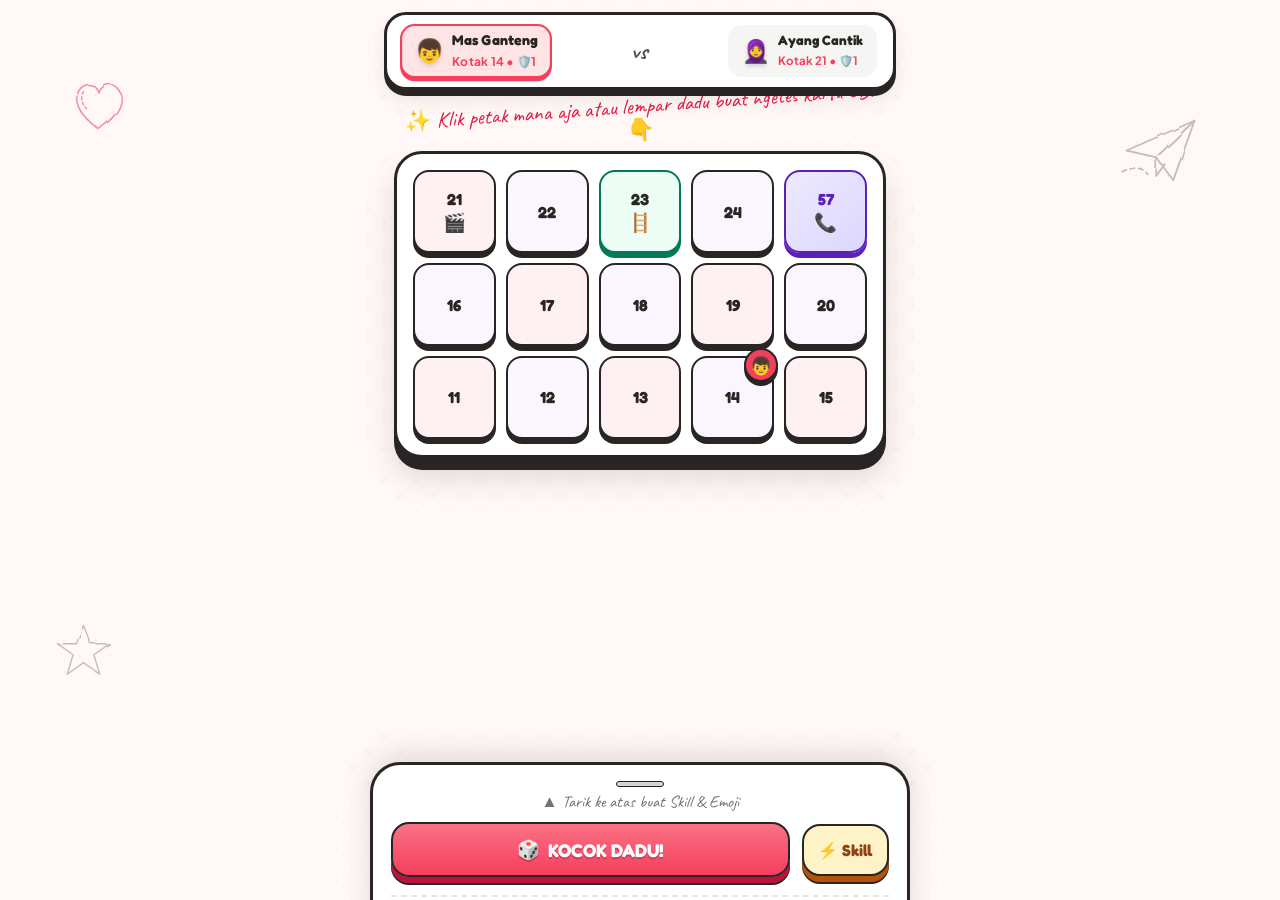
<file: UlarTangga/public/preview-ui-v2.html>
<!DOCTYPE html>
<html lang="id">
<head>
  <meta charset="UTF-8" />
  <meta name="viewport" content="width=device-width, initial-scale=1.0" />
  <title>Ular Tangga Pasangan - 3D Playful & Doodle Edition</title>
  <!-- Google Fonts: Fredoka (3D Playful), Caveat (Pencil Handwriting), JetBrains Mono (Timer) -->
  <link rel="preconnect" href="https://fonts.googleapis.com">
  <link rel="preconnect" href="https://fonts.gstatic.com" crossorigin>
  <link href="https://fonts.googleapis.com/css2?family=Caveat:wght@600;700&family=Fredoka:wght@500;600;700&family=Plus+Jakarta+Sans:wght@500;600;700&family=JetBrains+Mono:wght@700&display=swap" rel="stylesheet">

  <style>
    :root {
      --bg-cream: #FFF8F6;
      --paper-grid: rgba(244, 63, 94, 0.06);
      --pencil-stroke: #57534E;
      --pencil-accent: #E11D48;
      
      --rose-main: #F43F5E;
      --rose-dark: #BE123C;
      
      --blue-truth: #3B82F6;
      --blue-dark: #1D4ED8;
      
      --pink-dare: #EC4899;
      --pink-dark: #BE185D;
      
      --amber-skill: #F59E0B;
      --amber-dark: #B45309;

      --violet-destiny: #8B5CF6;
      --violet-dark: #5B21B6;

      --emerald-ladder: #10B981;
      --emerald-dark: #047857;
    }

    * {
      box-sizing: border-box;
      margin: 0;
      padding: 0;
      user-select: none;
      -webkit-tap-highlight-color: transparent;
    }

    body {
      font-family: 'Plus Jakarta Sans', sans-serif;
      background-color: var(--bg-cream);
      /* Efek Kertas Buku Sketsa / Dottled Notebook */
      background-image: 
        radial-gradient(var(--paper-grid) 2px, transparent 2px),
        radial-gradient(var(--paper-grid) 2px, var(--bg-cream) 2px);
      background-size: 32px 32px;
      background-position: 0 0, 16px 16px;
      color: #292524;
      min-height: 100vh;
      overflow-x: hidden;
      position: relative;
      padding-bottom: 180px; /* Ruang untuk Bottom Sheet */
    }

    /* =========================================================
       1. PENCIL ART DOODLES (BACKGROUND & ANNOTATIONS)
       ========================================================= */
    .doodle-layer {
      position: fixed;
      inset: 0;
      pointer-events: none;
      z-index: 0;
      overflow: hidden;
    }

    .pencil-doodle {
      position: absolute;
      fill: none;
      stroke: var(--pencil-stroke);
      stroke-width: 2.2;
      stroke-linecap: round;
      stroke-linejoin: round;
      opacity: 0.35;
      filter: url(#pencil-texture);
      animation: floatDoodle 6s ease-in-out infinite alternate;
    }

    .pencil-doodle.rose {
      stroke: var(--pencil-accent);
      opacity: 0.45;
    }

    @keyframes floatDoodle {
      0% { transform: translateY(0px) rotate(-3deg); }
      100% { transform: translateY(-10px) rotate(4deg); }
    }

    .handwritten-note {
      font-family: 'Caveat', cursive;
      font-size: 1.35rem;
      color: var(--pencil-accent);
      transform: rotate(-4deg);
      display: inline-block;
      line-height: 1.1;
    }

    /* =========================================================
       2. STICKY TOP BAR (RINGKAS UNTUK MOBILE & DESKTOP)
       ========================================================= */
    .sticky-topbar {
      position: sticky;
      top: 12px;
      z-index: 20;
      max-width: 540px;
      margin: 0 auto 16px;
      padding: 0 14px;
    }

    .topbar-card {
      background: #FFFFFF;
      border: 3px solid #292524;
      border-radius: 22px;
      padding: 10px 16px;
      display: flex;
      align-items: center;
      justify-content: space-between;
      box-shadow: 0 6px 0 #292524, 0 10px 20px rgba(0,0,0,0.08);
    }

    .player-pill {
      display: flex;
      align-items: center;
      gap: 8px;
      padding: 6px 12px;
      border-radius: 14px;
      background: #F5F5F4;
      border: 2px solid transparent;
      transition: all 0.25s ease;
    }

    .player-pill.active {
      background: #FFE4E6;
      border-color: var(--rose-main);
      transform: scale(1.04);
      box-shadow: 0 3px 0 var(--rose-main);
    }

    .player-avatar {
      font-size: 1.4rem;
      filter: drop-shadow(0 2px 2px rgba(0,0,0,0.15));
    }

    .player-info h4 {
      font-family: 'Fredoka', sans-serif;
      font-size: 0.85rem;
      line-height: 1.1;
    }

    .player-info span {
      font-size: 0.72rem;
      font-weight: 700;
      color: var(--rose-main);
    }

    .vs-badge {
      font-family: 'Caveat', cursive;
      font-size: 1.5rem;
      font-weight: 700;
      color: var(--pencil-stroke);
    }

    /* =========================================================
       3. PLAYFUL 3D BOARD CANVAS (MINI SHOWCASE GRID)
       ========================================================= */
    .board-wrapper {
      position: relative;
      z-index: 5;
      max-width: 520px;
      margin: 0 auto;
      padding: 0 14px;
    }

    .doodle-header-tag {
      text-align: center;
      margin-bottom: 10px;
    }

    .board-3d-frame {
      background: #FFFFFF;
      border: 3.5px solid #292524;
      border-radius: 28px;
      padding: 16px;
      box-shadow: 
        0 12px 0 #292524,
        0 20px 30px rgba(41, 37, 36, 0.15);
      position: relative;
    }

    .board-grid {
      display: grid;
      grid-template-columns: repeat(5, 1fr);
      gap: 10px;
      perspective: 800px;
    }

    /* Efek 3D Tactile Tile */
    .tile-3d {
      aspect-ratio: 1 / 1;
      background: #FAF5FF;
      border: 2.5px solid #292524;
      border-radius: 16px;
      box-shadow: 0 5px 0 #292524;
      display: flex;
      flex-direction: column;
      align-items: center;
      justify-content: center;
      position: relative;
      font-family: 'Fredoka', sans-serif;
      font-weight: 700;
      font-size: 1rem;
      cursor: pointer;
      transition: transform 0.15s cubic-bezier(0.34, 1.56, 0.64, 1), box-shadow 0.15s ease;
    }

    .tile-3d:nth-child(odd) {
      background: #FFF1F2;
    }

    .tile-3d:active {
      transform: translateY(4px);
      box-shadow: 0 1px 0 #292524;
    }

    /* Landmark Tiles 21 & 57 */
    .tile-3d.destiny {
      background: linear-gradient(135deg, #EDE9FE, #DDD6FE);
      border-color: var(--violet-dark);
      box-shadow: 0 5px 0 var(--violet-dark);
      color: var(--violet-dark);
      animation: destinyPulse 2.2s infinite ease-in-out;
    }

    @keyframes destinyPulse {
      0%, 100% { transform: translateY(0); }
      50% { transform: translateY(-3px); }
    }

    .tile-3d.ladder {
      background: #ECFDF5;
      border-color: var(--emerald-dark);
      box-shadow: 0 5px 0 var(--emerald-dark);
    }

    .tile-icon {
      font-size: 1.15rem;
      margin-top: 2px;
    }

    /* Pion 3D */
    .pawn-3d {
      position: absolute;
      top: -10px;
      right: -6px;
      width: 34px;
      height: 34px;
      border-radius: 50%;
      background: var(--rose-main);
      border: 2.5px solid #292524;
      box-shadow: 0 4px 0 #292524;
      display: flex;
      align-items: center;
      justify-content: center;
      font-size: 1.1rem;
      z-index: 10;
      animation: pawnBounce 1.2s infinite alternate ease-in-out;
    }

    @keyframes pawnBounce {
      from { transform: translateY(0); }
      to { transform: translateY(-6px); }
    }

    /* =========================================================
       4. MOBILE BOTTOM SHEET (3D TACTILE THUMB ZONE)
       ========================================================= */
    .bottom-sheet-backdrop {
      position: fixed;
      inset: 0;
      background: rgba(25, 21, 34, 0.35);
      backdrop-filter: blur(2px);
      z-index: 35;
      opacity: 0;
      pointer-events: none;
      transition: opacity 0.3s ease;
    }

    .bottom-sheet-backdrop.open {
      opacity: 1;
      pointer-events: auto;
    }

    .bottom-sheet {
      position: fixed;
      left: 0;
      right: 0;
      bottom: 0;
      z-index: 40;
      max-width: 540px;
      margin: 0 auto;
      background: #FFFFFF;
      border-top: 3.5px solid #292524;
      border-left: 3.5px solid #292524;
      border-right: 3.5px solid #292524;
      border-radius: 30px 30px 0 0;
      box-shadow: 0 -8px 30px rgba(0, 0, 0, 0.12);
      transform: translateY(calc(100% - 138px)); /* Hanya tampilkan Primary Bar saat collapsed */
      transition: transform 0.38s cubic-bezier(0.32, 1.25, 0.37, 1);
      padding: 10px 18px 24px;
    }

    .bottom-sheet.expanded {
      transform: translateY(0%);
    }

    .sheet-drag-handle {
      width: 100%;
      padding: 6px 0 10px;
      cursor: pointer;
      display: flex;
      flex-direction: column;
      align-items: center;
      gap: 4px;
    }

    .handle-pill {
      width: 48px;
      height: 6px;
      background: #D6D3D1;
      border-radius: 99px;
      border: 1.5px solid #292524;
    }

    .handle-hint {
      font-family: 'Caveat', cursive;
      font-size: 1.05rem;
      color: #78716C;
    }

    /* Baris Utama (Selalu Terlihat di Thumb Zone) */
    .sheet-primary-bar {
      display: flex;
      align-items: center;
      justify-content: space-between;
      gap: 12px;
      margin-bottom: 18px;
    }

    /* Tombol 3D Umum */
    .btn-3d {
      font-family: 'Fredoka', sans-serif;
      font-weight: 700;
      border: 2.5px solid #292524;
      border-radius: 18px;
      cursor: pointer;
      display: inline-flex;
      align-items: center;
      justify-content: center;
      gap: 8px;
      transition: transform 0.12s ease, box-shadow 0.12s ease;
    }

    .btn-3d:active {
      transform: translateY(5px) !important;
      box-shadow: 0 1px 0 #292524 !important;
    }

    /* Tombol Kocok Dadu Utama */
    .btn-roll-dice {
      flex: 1;
      background: linear-gradient(180deg, #FB7185 0%, var(--rose-main) 100%);
      color: #FFFFFF;
      font-size: 1.15rem;
      padding: 14px 20px;
      box-shadow: 0 6px 0 var(--rose-dark), 0 8px 0 #292524;
      text-shadow: 0 2px 0 rgba(0,0,0,0.2);
    }

    .btn-skill-toggle {
      background: #FEF3C7;
      color: #92400E;
      padding: 14px;
      font-size: 1rem;
      box-shadow: 0 6px 0 var(--amber-dark), 0 8px 0 #292524;
    }

    /* Konten Drawer Saat Bottom Sheet Di-expand */
    .sheet-drawer-content {
      border-top: 2px dashed #E7E5E4;
      padding-top: 14px;
      display: flex;
      flex-direction: column;
      gap: 16px;
    }

    .drawer-section-title {
      font-family: 'Fredoka', sans-serif;
      font-size: 0.9rem;
      color: #57534E;
      margin-bottom: 8px;
      display: flex;
      justify-content: space-between;
      align-items: center;
    }

    /* Deretan Angka Langkah Pasti (1-6) */
    .deterministic-dice-grid {
      display: grid;
      grid-template-columns: repeat(6, 1fr);
      gap: 8px;
    }

    .btn-step-num {
      background: #FFFBEB;
      border: 2px solid #292524;
      border-radius: 12px;
      padding: 10px 0;
      font-family: 'Fredoka', sans-serif;
      font-weight: 700;
      font-size: 1rem;
      box-shadow: 0 4px 0 #292524;
      cursor: pointer;
    }

    .btn-step-num:hover {
      background: #FDE68A;
    }

    /* Quick Emoji Bar */
    .emoji-bar {
      display: flex;
      justify-content: space-between;
      background: #F5F5F4;
      border: 2px solid #292524;
      border-radius: 16px;
      padding: 8px 12px;
    }

    .emoji-btn {
      background: none;
      border: none;
      font-size: 1.45rem;
      cursor: pointer;
      transition: transform 0.15s cubic-bezier(0.34, 1.56, 0.64, 1);
    }

    .emoji-btn:hover {
      transform: scale(1.3) rotate(8deg);
    }

    /* =========================================================
       5. 3D CARD FLIP MODAL (STAGE 1 CHOICE -> STAGE 2 FLIP)
       ========================================================= */
    .modal-overlay {
      position: fixed;
      inset: 0;
      background: rgba(26, 22, 37, 0.72);
      backdrop-filter: blur(5px);
      z-index: 100;
      display: flex;
      align-items: center;
      justify-content: center;
      padding: 18px;
      opacity: 0;
      pointer-events: none;
      transition: opacity 0.3s ease;
    }

    .modal-overlay.active {
      opacity: 1;
      pointer-events: auto;
    }

    /* Perspektif 3D Container */
    .card-3d-scene {
      width: 100%;
      max-width: 390px;
      height: 490px;
      perspective: 1400px;
    }

    .card-3d-inner {
      width: 100%;
      height: 100%;
      position: relative;
      transform-style: preserve-3d;
      transition: transform 0.8s cubic-bezier(0.34, 1.45, 0.64, 1);
    }

    /* Class yang memicu putaran 3D 180 derajat */
    .card-3d-inner.is-flipped {
      transform: rotateY(180deg);
    }

    .card-face {
      position: absolute;
      inset: 0;
      backface-visibility: hidden;
      -webkit-backface-visibility: hidden;
      background: #FFFFFF;
      border: 4px solid #292524;
      border-radius: 30px;
      box-shadow: 0 14px 0 #292524, 0 25px 50px rgba(0,0,0,0.35);
      padding: 24px 20px;
      display: flex;
      flex-direction: column;
      justify-content: space-between;
      overflow: hidden;
    }

    /* Dekorasi Sudut Sketsa di Dalam Kartu */
    .card-face::before {
      content: "";
      position: absolute;
      inset: 8px;
      border: 2px dashed rgba(41, 37, 36, 0.2);
      border-radius: 22px;
      pointer-events: none;
    }

    /* --- SISI DEPAN: PILIH JALUR TANTANGAN (STAGE 1) --- */
    .card-front {
      background: linear-gradient(180deg, #FFFDF9 0%, #FFF1F2 100%);
      text-align: center;
    }

    .tile-badge-pill {
      display: inline-block;
      background: #FFE4E6;
      color: var(--rose-dark);
      border: 2px solid #292524;
      border-radius: 99px;
      padding: 5px 14px;
      font-family: 'Fredoka', sans-serif;
      font-weight: 700;
      font-size: 0.85rem;
      box-shadow: 0 3px 0 #292524;
      margin-bottom: 8px;
    }

    .card-front h3 {
      font-family: 'Fredoka', sans-serif;
      font-size: 1.65rem;
      color: #292524;
    }

    .choice-stack {
      display: flex;
      flex-direction: column;
      gap: 12px;
      margin: 12px 0;
    }

    .btn-choice-3d {
      padding: 15px 16px;
      border-radius: 20px;
      color: #FFFFFF;
      font-size: 1.05rem;
      justify-content: space-between;
    }

    .btn-choice-truth {
      background: var(--blue-truth);
      box-shadow: 0 6px 0 var(--blue-dark), 0 8px 0 #292524;
    }

    .btn-choice-dare {
      background: var(--pink-dare);
      box-shadow: 0 6px 0 var(--pink-dark), 0 8px 0 #292524;
    }

    .btn-choice-random {
      background: var(--violet-destiny);
      box-shadow: 0 6px 0 var(--violet-dark), 0 8px 0 #292524;
    }

    /* --- SISI BELAKANG: ISI PERTANYAAN & TIMER (STAGE 2) --- */
    .card-back {
      transform: rotateY(180deg);
      background: #FFFFFF;
    }

    .card-back-header {
      display: flex;
      justify-content: space-between;
      align-items: center;
      gap: 6px;
      flex-wrap: wrap;
    }

    .tag-chip {
      font-family: 'Fredoka', sans-serif;
      font-size: 0.75rem;
      font-weight: 700;
      padding: 4px 10px;
      border-radius: 10px;
      border: 2px solid #292524;
      box-shadow: 0 2px 0 #292524;
    }

    .tag-chip.type-truth { background: #DBEAFE; color: var(--blue-dark); }
    .tag-chip.type-dare { background: #FCE7F3; color: var(--pink-dark); }
    .tag-chip.love-lang { background: #FEF3C7; color: var(--amber-dark); }

    /* Kotak Pertanyaan dengan Goresan Pensil */
    .prompt-paper-box {
      background: #FFFBEB;
      border: 2.5px solid #292524;
      border-radius: 20px;
      padding: 20px 16px;
      box-shadow: inset 0 2px 6px rgba(0,0,0,0.04);
      position: relative;
      text-align: center;
      margin: 8px 0;
    }

    .prompt-text {
      font-size: 1.12rem;
      font-weight: 700;
      line-height: 1.45;
      color: #1C1917;
    }

    /* Countdown Timer 30s */
    .timer-3d-box {
      display: flex;
      align-items: center;
      justify-content: center;
      gap: 10px;
      background: #F5F5F4;
      border: 2.5px solid #292524;
      border-radius: 16px;
      padding: 10px 16px;
      font-family: 'JetBrains Mono', monospace;
      font-size: 1.45rem;
      font-weight: 700;
      box-shadow: 0 4px 0 #292524;
      transition: all 0.25s ease;
    }

    /* Efek Heartbeat saat < 10 detik */
    .timer-3d-box.danger {
      background: #FFE4E6;
      color: #E11D48;
      border-color: #E11D48;
      animation: timerHeartbeat 0.6s infinite alternate;
    }

    @keyframes timerHeartbeat {
      from { transform: scale(1); }
      to { transform: scale(1.06); }
    }

    .card-back-actions {
      display: flex;
      gap: 10px;
    }

    .btn-skip-penalty {
      flex: 1;
      background: #F5F5F4;
      color: #57534E;
      padding: 12px;
      font-size: 0.85rem;
      box-shadow: 0 4px 0 #292524;
    }

    .btn-done-challenge {
      flex: 1.5;
      background: var(--emerald-ladder);
      color: #FFFFFF;
      padding: 12px;
      font-size: 0.95rem;
      box-shadow: 0 5px 0 var(--emerald-dark), 0 7px 0 #292524;
    }

    /* Floating Emoji Pop */
    .floating-emoji {
      position: fixed;
      bottom: 120px;
      left: 50%;
      font-size: 2.5rem;
      pointer-events: none;
      z-index: 90;
      animation: floatUpEmoji 1.6s ease-out forwards;
    }

    @keyframes floatUpEmoji {
      0% { transform: translate(-50%, 0) scale(0.5); opacity: 1; }
      100% { transform: translate(-50%, -180px) scale(1.4) rotate(12deg); opacity: 0; }
    }
  </style>
</head>
<body>

  <!-- =========================================================
       SVG FILTER & PENCIL ART DOODLE LAYER
       ========================================================= -->
  <svg width="0" height="0" style="position:absolute">
    <filter id="pencil-texture">
      <feTurbulence type="fractalNoise" baseFrequency="0.04" numOctaves="3" result="noise" />
      <feDisplacementMap in="SourceGraphic" in2="noise" scale="2.5" />
    </filter>
  </svg>

  <div class="doodle-layer">
    <!-- Doodle Hati Sketsa Pensil (Kiri Atas) -->
    <svg class="pencil-doodle rose" style="top: 8%; left: 5%; width: 70px; height: 70px;" viewBox="0 0 100 100">
      <path d="M50 82 C20 60 10 38 25 22 C36 12 48 22 50 30 C52 22 64 12 75 22 C90 38 80 60 50 82 Z" />
      <path d="M28 28 C23 35 25 45 32 52" stroke-dasharray="4 4" />
    </svg>

    <!-- Doodle Pesawat Kertas LDR (Kanan Atas) -->
    <svg class="pencil-doodle" style="top: 12%; right: 6%; width: 85px; height: 85px;" viewBox="0 0 100 100">
      <path d="M10 50 L90 15 L65 85 L45 58 Z" />
      <path d="M90 15 L45 58 L45 80 L55 66" />
      <path d="M5 75 Q 25 65, 35 78" stroke-dasharray="5 5" />
    </svg>

    <!-- Doodle Bintang & Spiral Sketsa (Kiri Bawah) -->
    <svg class="pencil-doodle" style="bottom: 24%; left: 4%; width: 65px; height: 65px;" viewBox="0 0 100 100">
      <path d="M50 10 L61 38 L90 38 L66 55 L75 85 L50 67 L25 85 L34 55 L10 38 L39 38 Z" />
    </svg>
  </div>

  <!-- =========================================================
       1. STICKY TOP BAR (PLAYER STATUS)
       ========================================================= -->
  <header class="sticky-topbar">
    <div class="topbar-card">
      <div class="player-pill active" id="p1-pill">
        <span class="player-avatar">👦</span>
        <div class="player-info">
          <h4>Mas Ganteng</h4>
          <span>Kotak <b id="p1-pos">14</b> • 🛡️1</span>
        </div>
      </div>

      <span class="vs-badge">vs</span>

      <div class="player-pill" id="p2-pill">
        <span class="player-avatar">🧕</span>
        <div class="player-info">
          <h4>Ayang Cantik</h4>
          <span>Kotak <b id="p2-pos">21</b> • 🛡️1</span>
        </div>
      </div>
    </div>
  </header>

  <!-- =========================================================
       2. 3D BOARD SHOWCASE + PENCIL ANNOTATION
       ========================================================= -->
  <main class="board-wrapper">
    <div class="doodle-header-tag">
      <span class="handwritten-note">✨ Klik petak mana aja atau lempar dadu buat ngetes kartu 3D! 👇</span>
    </div>

    <div class="board-3d-frame">
      <div class="board-grid">
        <!-- Baris Simulasi Petak 11 - 25 -->
        <div class="tile-3d" onclick="openChallengeModal(21, true)">
          <span>21</span>
          <span class="tile-icon">🎬</span>
        </div>
        <div class="tile-3d" onclick="openChallengeModal(22, false)">22</div>
        <div class="tile-3d ladder" onclick="openChallengeModal(23, false)">
          <span>23</span>
          <span class="tile-icon">🪜</span>
        </div>
        <div class="tile-3d" onclick="openChallengeModal(24, false)">24</div>
        <div class="tile-3d destiny" onclick="openChallengeModal(57, true)">
          <span>57</span>
          <span class="tile-icon">📞</span>
        </div>

        <div class="tile-3d" onclick="openChallengeModal(16, false)">16</div>
        <div class="tile-3d" onclick="openChallengeModal(17, false)">17</div>
        <div class="tile-3d" onclick="openChallengeModal(18, false)">18</div>
        <div class="tile-3d" onclick="openChallengeModal(19, false)">19</div>
        <div class="tile-3d" onclick="openChallengeModal(20, false)">20</div>

        <div class="tile-3d" onclick="openChallengeModal(11, false)">11</div>
        <div class="tile-3d" onclick="openChallengeModal(12, false)">12</div>
        <div class="tile-3d" onclick="openChallengeModal(13, false)">13</div>
        <div class="tile-3d" onclick="openChallengeModal(14, false)">
          <span>14</span>
          <!-- Pion Aktif 3D -->
          <div class="pawn-3d" title="Mas Ganteng">👦</div>
        </div>
        <div class="tile-3d" onclick="openChallengeModal(15, false)">15</div>
      </div>
    </div>
  </main>

  <!-- =========================================================
       3. MOBILE BOTTOM SHEET (COLLAPSIBLE THUMB CONTROL)
       ========================================================= -->
  <div class="bottom-sheet-backdrop" id="sheetBackdrop" onclick="toggleBottomSheet(false)"></div>

  <section class="bottom-sheet" id="bottomSheet">
    <!-- Drag Handle -->
    <div class="sheet-drag-handle" onclick="toggleBottomSheet()">
      <div class="handle-pill"></div>
      <span class="handle-hint" id="sheetHint">▲ Tarik ke atas buat Skill & Emoji</span>
    </div>

    <!-- Primary Action Bar (Selalu di Jempol) -->
    <div class="sheet-primary-bar">
      <button class="btn-3d btn-roll-dice" onclick="simulateRollDice()">
        <span>🎲</span> KOCOK DADU!
      </button>
      <button class="btn-3d btn-skill-toggle" onclick="toggleBottomSheet(true)" title="Pakai Skill Langkah Pasti">
        ⚡ Skill
      </button>
    </div>

    <!-- Drawer Tambahan Saat Di-Expand -->
    <div class="sheet-drawer-content">
      <div>
        <div class="drawer-section-title">
          <span>⚡ Skill Langkah Pasti (Pilih Angka Dadu):</span>
          <span style="color: var(--rose-main);">Sisa: 1x</span>
        </div>
        <div class="deterministic-dice-grid">
          <button class="btn-step-num" onclick="useDeterministicStep(1)">⚀ 1</button>
          <button class="btn-step-num" onclick="useDeterministicStep(2)">⚁ 2</button>
          <button class="btn-step-num" onclick="useDeterministicStep(3)">⚂ 3</button>
          <button class="btn-step-num" onclick="useDeterministicStep(4)">⚃ 4</button>
          <button class="btn-step-num" onclick="useDeterministicStep(5)">⚄ 5</button>
          <button class="btn-step-num" onclick="useDeterministicStep(6)">⚅ 6</button>
        </div>
      </div>

      <div>
        <div class="drawer-section-title">
          <span>💌 Kirim Reaksi Cepat ke Pasangan:</span>
        </div>
        <div class="emoji-bar">
          <button class="emoji-btn" onclick="spawnEmoji('❤️')">❤️</button>
          <button class="emoji-btn" onclick="spawnEmoji('😘')">😘</button>
          <button class="emoji-btn" onclick="spawnEmoji('🫣')">🫣</button>
          <button class="emoji-btn" onclick="spawnEmoji('😂')">😂</button>
          <button class="emoji-btn" onclick="spawnEmoji('🔥')">🔥</button>
          <button class="emoji-btn" onclick="spawnEmoji('🥺')">🥺</button>
        </div>
      </div>
    </div>
  </section>

  <!-- =========================================================
       4. 2-STAGE 3D CARD FLIP MODAL (TRUTH / DARE / DESTINY)
       ========================================================= -->
  <div class="modal-overlay" id="challengeModal">
    <div class="card-3d-scene">
      <div class="card-3d-inner" id="card3dInner">

        <!-- SISI DEPAN (STAGE 1: PILIH JALUR) -->
        <div class="card-face card-front">
          <div>
            <span class="tile-badge-pill" id="modalTileBadge">🎯 Kotak 15 Tercapai!</span>
            <h3>Pilih Jalurmu!</h3>
            <p class="handwritten-note" style="margin-top:4px;">Jujur-jujuran atau berani terima tantangan?</p>
          </div>

          <div class="choice-stack">
            <button class="btn-3d btn-choice-3d btn-choice-truth" onclick="flipToQuestion('TRUTH')">
              <span>💬 TRUTH (Deeptalk)</span>
              <span>75 Kartu ➔</span>
            </button>

            <button class="btn-3d btn-choice-3d btn-choice-dare" onclick="flipToQuestion('DARE')">
              <span>⚡ DARE (Aksi Seru)</span>
              <span>75 Kartu ➔</span>
            </button>

            <button class="btn-3d btn-choice-3d btn-choice-random" onclick="flipToQuestion('RANDOM')">
              <span>🎲 RANDOM (Terserah Takdir)</span>
              <span>Acak ➔</span>
            </button>
          </div>

          <p style="font-size: 0.78rem; color: #78716C;">
            ✨ Kartu akan berputar secara 3D setelah kamu memilih!
          </p>
        </div>

        <!-- SISI BELAKANG (STAGE 2: PERTANYAAN & TIMER 30 DETIK) -->
        <div class="card-face card-back">
          <div class="card-back-header">
            <span class="tag-chip type-truth" id="cardTypeBadge">💬 TRUTH</span>
            <span class="tag-chip love-lang" id="cardLoveLang">⏳ Quality Time</span>
          </div>

          <div class="prompt-paper-box">
            <span class="handwritten-note" style="margin-bottom: 6px;">Pertanyaan buat kamu:</span>
            <p class="prompt-text" id="cardPromptText">
              "Hal kecil apa yang pernah dilakukan pasanganmu lewat video call yang diam-diam bikin kamu senyum-senyum sendiri seharian?"
            </p>
          </div>

          <!-- Countdown Timer -->
          <div class="timer-3d-box" id="timerBox">
            <span>⏱️</span>
            <span id="timerDisplay">00:30</span>
          </div>

          <!-- Tombol Aksi Selesai / Skip Penalti -->
          <div class="card-back-actions">
            <button class="btn-3d btn-skip-penalty" onclick="closeChallengeModal()">
              🏳️ Skip (-3 Kotak)
            </button>
            <button class="btn-3d btn-done-challenge" onclick="closeChallengeModal()">
              ✅ Selesai Dijawab!
            </button>
          </div>
        </div>

      </div>
    </div>
  </div>

  <!-- =========================================================
       JAVASCRIPT LOGIC (INTERAKSI 3D FLIP, TIMER, & BOTTOM SHEET)
       ========================================================= -->
  <script>
    const bottomSheet = document.getElementById('bottomSheet');
    const sheetBackdrop = document.getElementById('sheetBackdrop');
    const sheetHint = document.getElementById('sheetHint');
    const challengeModal = document.getElementById('challengeModal');
    const card3dInner = document.getElementById('card3dInner');
    const timerDisplay = document.getElementById('timerDisplay');
    const timerBox = document.getElementById('timerBox');

    let timerInterval = null;
    let timeLeft = 30;

    const samplePrompts = {
      TRUTH: [
        { lang: "💬 Words of Affirmation", text: "\"Kapan terakhir kali kamu ngerasa sangat disayang sama pasanganmu hanya lewat kalimat sederhana?\"" },
        { lang: "⏳ Quality Time", text: "\"Momen kencan atau video call mana yang paling pengen kamu ulang lagi minggu ini?\"" }
      ],
      DARE: [
        { lang: "📹 Video Call Action", text: "\"Tatap mata pasanganmu di kamera selama 20 detik sambil bilang 3 hal yang bikin kamu kangen berat hari ini!\"" },
        { lang: "🎁 Sweet Gesture", text: "\"Kirim voice note nyanyiin potongan lagu yang paling ngingetin kamu sama dia sekarang juga!\"" }
      ],
      DESTINY: [
        { lang: "🔮 Petak Takdir Rahasia", text: "\"Siapa yang paling suka bikin janji 'nanti telpon' tapi kadang ketiduran duluan? Jujur barengan dalam hitungan 3!\"" }
      ]
    };

    // 1. Toggle Mobile Bottom Sheet
    function toggleBottomSheet(forceState) {
      const isExpanded = typeof forceState === 'boolean' 
        ? forceState 
        : !bottomSheet.classList.contains('expanded');

      bottomSheet.classList.toggle('expanded', isExpanded);
      sheetBackdrop.classList.toggle('open', isExpanded);
      sheetHint.textContent = isExpanded 
        ? '▼ Tutup laci kontrol' 
        : '▲ Tarik ke atas buat Skill & Emoji';
    }

    // 2. Simulasi Kocok Dadu -> Buka Modal 3D
    function simulateRollDice() {
      const roll = Math.floor(Math.random() * 6) + 1;
      const currentPos = parseInt(document.getElementById('p1-pos').textContent, 10);
      const nextPos = Math.min(100, currentPos + roll);
      document.getElementById('p1-pos').textContent = nextPos;
      openChallengeModal(nextPos, nextPos === 21 || nextPos === 57);
    }

    function useDeterministicStep(step) {
      toggleBottomSheet(false);
      const currentPos = parseInt(document.getElementById('p1-pos').textContent, 10);
      const nextPos = Math.min(100, currentPos + step);
      document.getElementById('p1-pos').textContent = nextPos;
      openChallengeModal(nextPos, nextPos === 21 || nextPos === 57);
    }

    // 3. Buka Modal Tantangan (Stage 1 atau langsung Flip jika Petak Takdir 21/57)
    function openChallengeModal(tileNum, isDestiny) {
      clearInterval(timerInterval);
      document.getElementById('modalTileBadge').textContent = `🎯 Kotak ${tileNum} Tercapai!`;
      card3dInner.classList.remove('is-flipped');
      challengeModal.classList.add('active');

      // Jika mendarat di Petak Takdir (21 atau 57), otomatis flip tanpa pilih
      if (isDestiny) {
        setTimeout(() => flipToQuestion('DESTINY'), 350);
      }
    }

    // 4. Putar Kartu 180 Derajat (Stage 2) + Mulai Timer 30s
    function flipToQuestion(choice) {
      const actualType = choice === 'RANDOM' ? (Math.random() > 0.5 ? 'TRUTH' : 'DARE') : choice;
      const pool = samplePrompts[actualType];
      const picked = pool[Math.floor(Math.random() * pool.length)];

      const typeBadge = document.getElementById('cardTypeBadge');
      typeBadge.textContent = actualType === 'DESTINY' ? '🔮 TAKDIR MUTLAK' : `✨ ${actualType}`;
      typeBadge.className = `tag-chip ${actualType === 'DARE' ? 'type-dare' : 'type-truth'}`;

      document.getElementById('cardLoveLang').textContent = picked.lang;
      document.getElementById('cardPromptText').textContent = picked.text;

      // Trigger 3D CSS Rotation
      card3dInner.classList.add('is-flipped');
      startCountdown(30);
    }

    function startCountdown(seconds) {
      clearInterval(timerInterval);
      timeLeft = seconds;
      updateTimerUI();

      timerInterval = setInterval(() => {
        timeLeft--;
        updateTimerUI();
        if (timeLeft <= 0) {
          clearInterval(timerInterval);
        }
      }, 1000);
    }

    function updateTimerUI() {
      const formatted = `00:${String(timeLeft).padStart(2, '0')}`;
      timerDisplay.textContent = formatted;
      if (timeLeft <= 10) {
        timerBox.classList.add('danger');
      } else {
        timerBox.classList.remove('danger');
      }
    }

    function closeChallengeModal() {
      clearInterval(timerInterval);
      challengeModal.classList.remove('active');
      setTimeout(() => card3dInner.classList.remove('is-flipped'), 300);
    }

    // 5. Animasi Kirim Emoji Melayang
    function spawnEmoji(emoji) {
      const el = document.createElement('div');
      el.className = 'floating-emoji';
      el.textContent = emoji;
      document.body.appendChild(el);
      setTimeout(() => el.remove(), 1600);
    }
  </script>
</body>
</html>
</file>
